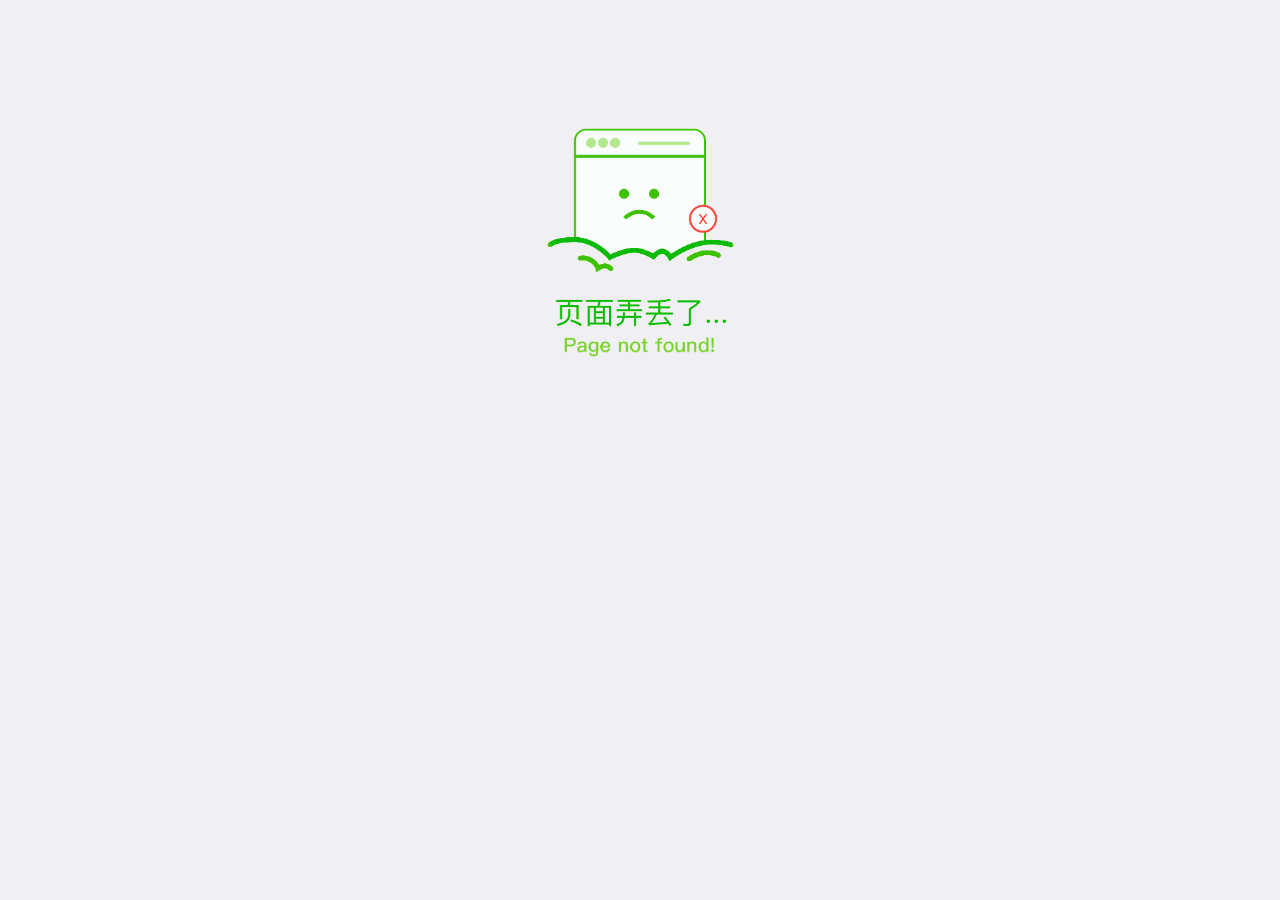
<file: 404_native.html>
<!DOCTYPE html>
<html class="allow-native-touch">
<head>
<!-- UTF-8 页面编码 -->
<meta charset="utf-8" />
<!-- DNS 预解析 -->
<meta http-equiv="X-DNS-Prefetch-Control" content="on" />
<meta http-equiv="X-UA-Compatible" content="IE=edge,chrome=1" />
<meta name="viewport" content="width=device-width,initial-scale=1.0,minimum-scale=1.0,maximum-scale=1.0,user-scalable=no" />
<!-- App 独立模式 -->
<meta name="apple-mobile-web-app-capable" content="yes" />
<meta name="apple-mobile-web-app-status-bar-style" content="black" />
<meta name="format-detection" content="telephone=no,email=no,address=no" />
<title>404</title>
<!-- Apple Touch Icon -->
<!-- IPhone 4s/5/5s/6/6s -->
<!--<link rel="apple-touch-icon" sizes="120x120" href="icon_120x120.png" />-->
<!-- IPhone 6/6s Plus -->
<!--<link rel="apple-touch-icon" sizes="180x180" href="icon_180x180.png" />-->
<!-- Chrome Touch Icon -->
<!--<link rel="apple-touch-icon" sizes="192x192" href="icon_192x192.png" />-->
<!--<link rel="apple-touch-icon" sizes="128x128" href="icon_128x128.png" />-->
<!--<link rel="icon" sizes="192x192" href="icon_192x192.png" />-->
<!--<link rel="icon" sizes="128x128" href="icon_128x128.png" />-->
<!-- ================================================================================ -->
<!-- StyleManager -->
<!-- ================================================================================ -->
<!-- ================================================================================ -->
<!-- 页面样式文件 -->
<!-- ================================================================================ -->
<link rel="stylesheet" href="resources/stylesheets/404_native.css" />
<!-- html5 标签补丁 -->
<script type="text/javascript" id="html5shiv">///<![CDATA[
    document.createElement("main");
    document.createElement("content");
///]]></script>
<!-- 运行环境设置 -->
<script type="text/javascript" src="resources/scripts/system.js"></script>
<!--<script type="text/javascript" src="http://192.168.0.185:8888/remote.js?89076A5C-4168-4CE6-A956-14D660F0F3B3"></script>--></head>
<body>



<img id="pageNotFound" src="resources/bitmaps/common/404.png" />



<!-- ================================================================================ -->
<!-- ScriptManager -->
<!-- ================================================================================ -->
<!-- ZeptoJs -->
<script type="text/javascript" src="resources/libraries/zeptojs/zepto.js"></script>
<!-- ZeptoJs Event Module -->
<script type="text/javascript" src="resources/libraries/zeptojs/event.js"></script>
<!-- ================================================================================ -->
<!-- 页面入口点 -->
<!-- ================================================================================ -->
<script type="text/javascript" src="resources/scripts/404_native.js"></script>
</body>
</html>
</file>
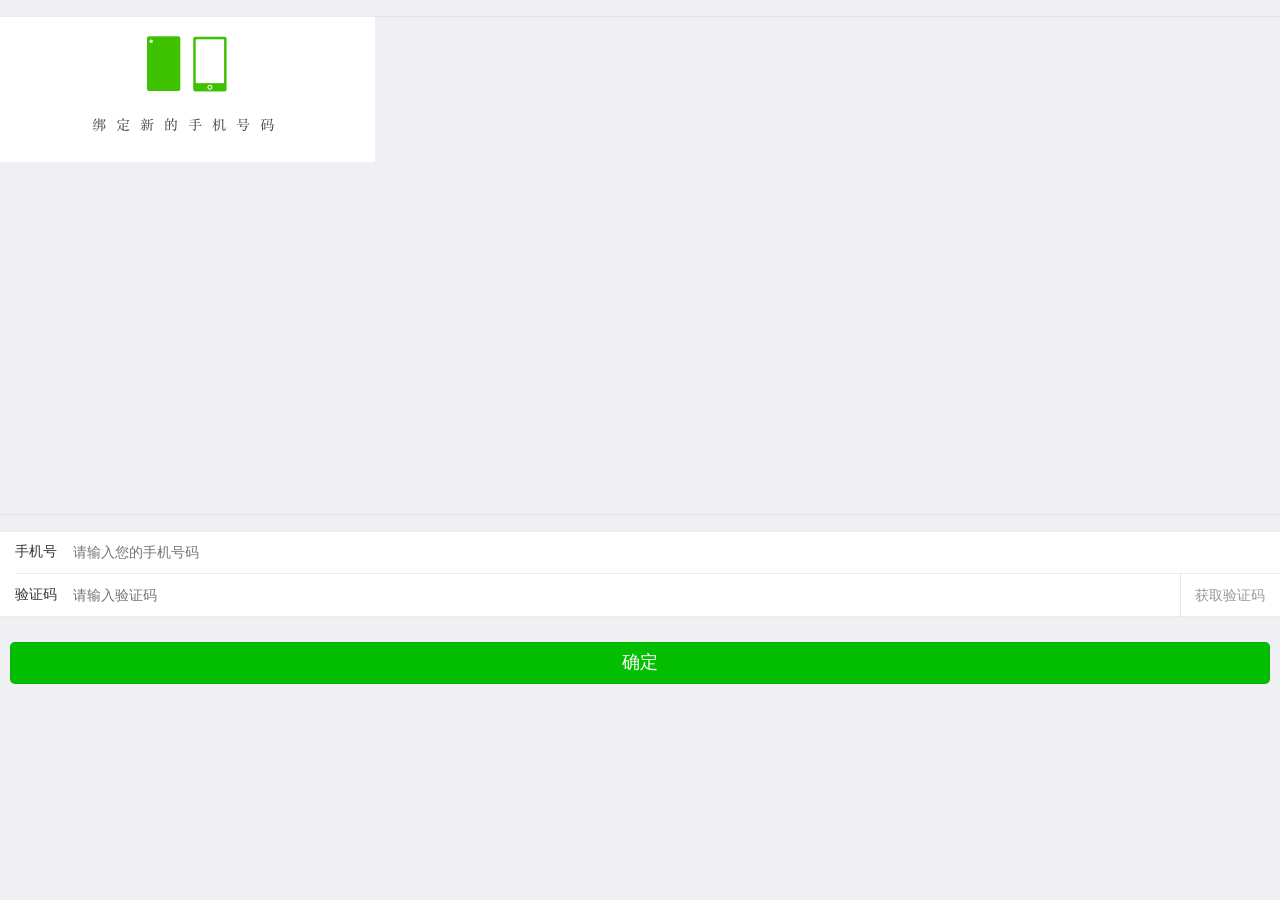
<file: associate.html>
<!DOCTYPE html>
<html>
<head>
<!-- UTF-8 页面编码 -->
<meta charset="utf-8" />
<!-- DNS 预解析 -->
<meta http-equiv="X-DNS-Prefetch-Control" content="on" />
<meta http-equiv="X-UA-Compatible" content="IE=edge,chrome=1" />
<meta name="viewport" content="width=device-width,initial-scale=1.0,minimum-scale=1.0,maximum-scale=1.0,user-scalable=no" />
<!-- App 独立模式 -->
<meta name="apple-mobile-web-app-capable" content="yes" />
<meta name="apple-mobile-web-app-status-bar-style" content="black" />
<meta name="format-detection" content="telephone=no,email=no,address=no" />
<title>绑定手机号码</title>
<!-- Apple Touch Icon -->
<!-- IPhone 4s/5/5s/6/6s -->
<!--<link rel="apple-touch-icon" sizes="120x120" href="icon_120x120.png" />-->
<!-- IPhone 6/6s Plus -->
<!--<link rel="apple-touch-icon" sizes="180x180" href="icon_180x180.png" />-->
<!-- Chrome Touch Icon -->
<!--<link rel="apple-touch-icon" sizes="192x192" href="icon_192x192.png" />-->
<!--<link rel="apple-touch-icon" sizes="128x128" href="icon_128x128.png" />-->
<!--<link rel="icon" sizes="192x192" href="icon_192x192.png" />-->
<!--<link rel="icon" sizes="128x128" href="icon_128x128.png" />-->
<!-- ================================================================================ -->
<!-- StyleManager -->
<!-- ================================================================================ -->
<!-- ================================================================================ -->
<!-- 页面样式文件 -->
<!-- ================================================================================ -->
<link rel="stylesheet" href="resources/stylesheets/associate.css" />
<!-- html5 标签补丁 -->
<script type="text/javascript" id="html5shiv">///<![CDATA[
    document.createElement("main");
    document.createElement("content");
///]]></script>
<!-- 运行环境设置 -->
<script type="text/javascript" src="resources/scripts/system.js"></script>
<!--<script type="text/javascript" src="http://192.168.0.185:8888/remote.js?89076A5C-4168-4CE6-A956-14D660F0F3B3"></script>--></head>
<body><div id="stage">


<main id="main" class="scroll-container">
<!-- ================================================================================ -->
<!-- 固定定位元素 -->
<!-- ================================================================================ -->
<content id="content">
<!-- ================================================================================ -->
<!-- 统一头部 -->
<!-- ================================================================================ -->


<!-- ================================================================================ -->
<!-- ASSOC 图片 -->
<!-- ================================================================================ -->
<div id="assocImage">
    <img class="assoc-image" src="resources/bitmaps/assocs/assoc1.png" width="375" height="146" />
    <div class="assoc-telnum"><span>+86</span> <span>13661210903</span></div>
</div>




<!-- ================================================================================ -->
<!-- 验证表单 -->
<!-- ================================================================================ -->
<div class="weui_cells weui_cells_form">
    <div class="weui_cell">
        <div class="weui_cell_hd"><label class="weui_label">手机号</label></div>
        <div class="weui_cell_bd weui_cell_primary"><input class="weui_input" type="tel" placeholder="请输入您的手机号码"></div>
    </div>
    <div class="weui_cell weui_vcode">
        <div class="weui_cell_hd"><label class="weui_label">验证码</label></div>
        <div class="weui_cell_bd weui_cell_primary"><input class="weui_input" type="tel" placeholder="请输入验证码"></div>
        <div class="weui_cell_ft">
            <a class="ui-vcode-button disabled" href="javascript:void(0);" data-countdown="60" data-replacement=" 秒重新获取">获取验证码</a>
        </div>
    </div>
</div>



<!-- ================================================================================ -->
<!-- 发送按钮 -->
<!-- ================================================================================ -->
<div class="weui_btn_group">
    <a href="javascript:void(0);" class="weui_btn weui_btn_primary">确定</a>
</div>







<!-- ================================================================================ -->
<!-- 统一底部 -->
<!-- ================================================================================ -->
</content>
</main>


</div><!--STAGE END-->
<!-- ================================================================================ -->
<!-- ScriptManager -->
<!-- ================================================================================ -->
<!-- ZeptoJs -->
<script type="text/javascript" src="resources/libraries/zeptojs/zepto.js"></script>
<!-- ZeptoJs Event Module -->
<script type="text/javascript" src="resources/libraries/zeptojs/event.js"></script>
<!-- ================================================================================ -->
<!-- 页面入口点 -->
<!-- ================================================================================ -->
<script type="text/javascript" src="resources/scripts/associate.js"></script>
</body>
</html>
</file>
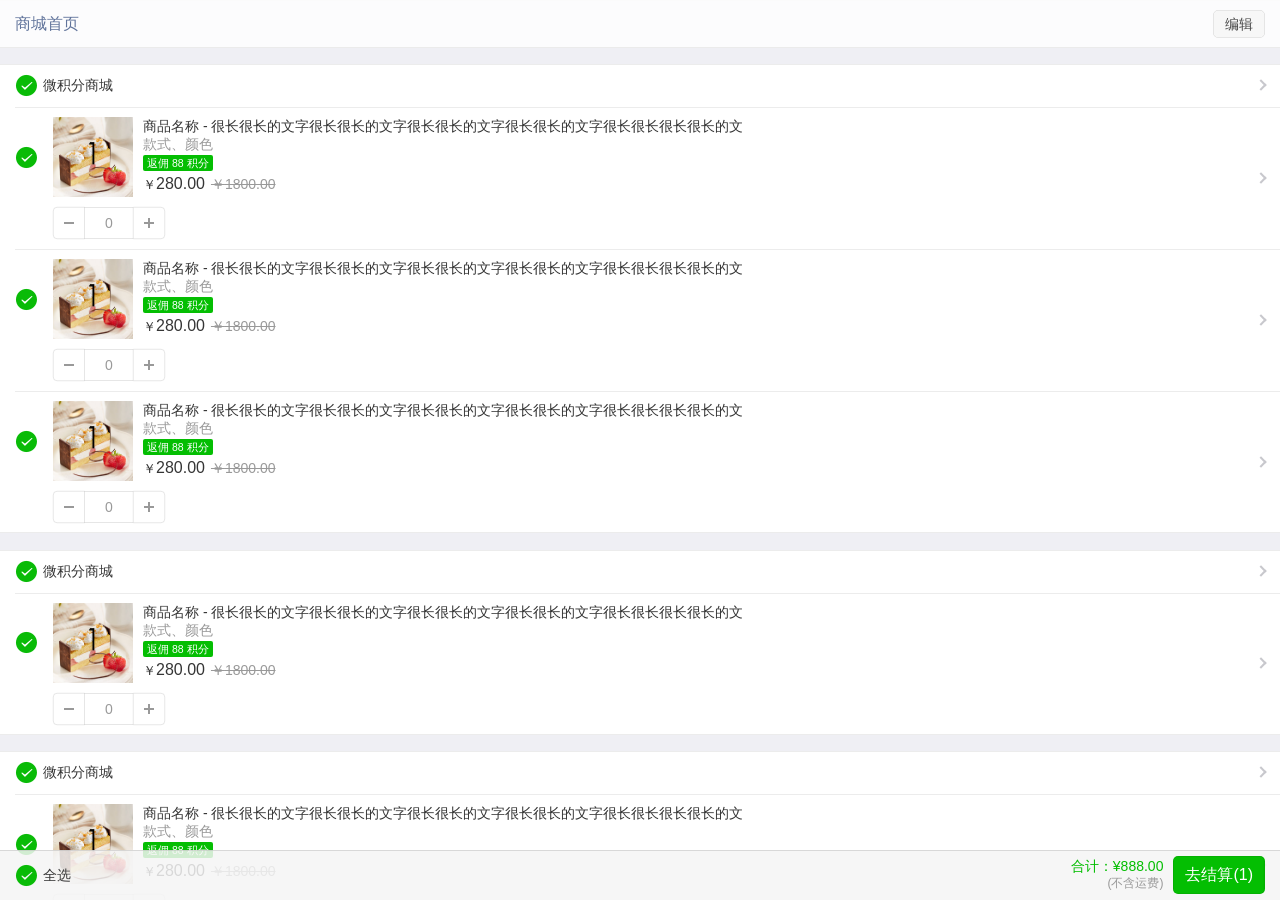
<file: cart.html>
<!DOCTYPE html>
<html>
<head>
<!-- UTF-8 页面编码 -->
<meta charset="utf-8" />
<!-- DNS 预解析 -->
<meta http-equiv="X-DNS-Prefetch-Control" content="on" />
<meta http-equiv="X-UA-Compatible" content="IE=edge,chrome=1" />
<meta name="viewport" content="width=device-width,initial-scale=1.0,minimum-scale=1.0,maximum-scale=1.0,user-scalable=no" />
<!-- App 独立模式 -->
<meta name="apple-mobile-web-app-capable" content="yes" />
<meta name="apple-mobile-web-app-status-bar-style" content="black" />
<meta name="format-detection" content="telephone=no,email=no,address=no" />
<title>我的购物车</title>
<!-- Apple Touch Icon -->
<!-- IPhone 4s/5/5s/6/6s -->
<!--<link rel="apple-touch-icon" sizes="120x120" href="icon_120x120.png" />-->
<!-- IPhone 6/6s Plus -->
<!--<link rel="apple-touch-icon" sizes="180x180" href="icon_180x180.png" />-->
<!-- Chrome Touch Icon -->
<!--<link rel="apple-touch-icon" sizes="192x192" href="icon_192x192.png" />-->
<!--<link rel="apple-touch-icon" sizes="128x128" href="icon_128x128.png" />-->
<!--<link rel="icon" sizes="192x192" href="icon_192x192.png" />-->
<!--<link rel="icon" sizes="128x128" href="icon_128x128.png" />-->
<!-- ================================================================================ -->
<!-- StyleManager -->
<!-- ================================================================================ -->
<!-- ================================================================================ -->
<!-- 页面样式文件 -->
<!-- ================================================================================ -->
<link rel="stylesheet" href="resources/stylesheets/cart.css" />
<!-- html5 标签补丁 -->
<script type="text/javascript" id="html5shiv">///<![CDATA[
    document.createElement("main");
    document.createElement("content");
///]]></script>
<!-- 运行环境设置 -->
<script type="text/javascript" src="resources/scripts/system.js"></script>
<!--<script type="text/javascript" src="http://192.168.0.185:8888/remote.js?89076A5C-4168-4CE6-A956-14D660F0F3B3"></script>--></head>
<body><div id="stage">
<!-- ================================================================================ -->
<!-- 编辑栏 -->
<!-- ================================================================================ -->
<div id="operation" class="operation">
    <nav id="ocNav"><a class="oc-button" href="index.html">商城首页</a></nav>
    <nav id="opNav">
        <a id="btnDoneCart" class="weui_btn weui_btn_primary weui_btn_inline" href="javascript:void(0);" onclick="document.body.classList.remove('shop-edit-mode');">完成</a>
        <a id="btnEditCart" class="weui_btn weui_btn_default weui_btn_inline" href="javascript:void(0);" onclick="document.body.classList.add('shop-edit-mode');">编辑</a>
    </nav>
</div>



<main id="main" class="scroll-container">
<!-- ================================================================================ -->
<!-- 固定定位元素 -->
<!-- ================================================================================ -->
<content id="content">
<!-- ================================================================================ -->
<!-- 统一头部 -->
<!-- ================================================================================ -->
<!-- ================================================================================ -->
<!-- 商品列表 -->
<!-- ================================================================================ -->
<div id="cart" class="cart">
    <div class="weui_cells weui_cells_access weui_cells_checkbox shopcart">
        <a class="weui_cell shop-cell-header" href="javascript:void(0);">
            <label class="weui_cell_hd shop-check"><input class="weui_check" type="checkbox" checked="checked" /><i class="weui_icon_checked"></i></label>
            <div class="weui_cell_bd weui_cell_primary">微积分商城</div>
            <div class="weui_cell_ft"></div>
        </a>


        <!--商品列表-->
        <a class="weui_cell shop-cell-bodyer" href="javascript:void(0);">
            <label class="weui_cell_hd shop-check"><input class="weui_check" type="checkbox" checked="checked" /><i class="weui_icon_checked"></i></label>
            <div class="weui_cell_bd weui_cell_primary">
                <div class="shop-item">
                    <div class="shop-item-thumb"><img class="shop-item-image" src="resources/bitmaps/common/thumb.jpg" width="72" height="72" /></div>
                    <div class="shop-item-detail">
                        <div class="shop-item-name">商品名称 - 很长很长的文字很长很长的文字很长很长的文字很长很长的文字很长很长很长很长的文</div>
                        <div class="shop-item-prop">款式、颜色</div>
                        <div class="shop-item-rebate">返佣 <span>88</span> 积分</div>
                        <div class="shop-item-info"><span class="shop-item-price"><small>￥</small><span>280.00</span></span><span class="shop-item-origin">￥<span>1800.00</span></span></div>
                    </div>
                </div>
                <div class="shop-counter">
                    <span class="counter counter-minus"><span class="inner">-</span></span>
                    <span class="counter counter-input"><input class="inner weui_input" type="number" value="0" /></span>
                    <span class="counter counter-plus"><span class="inner">+</span></span>
                </div>
            </div>
            <div class="weui_cell_ft"></div>
        </a>

        <a class="weui_cell shop-cell-bodyer" href="javascript:void(0);">
            <label class="weui_cell_hd shop-check"><input class="weui_check" type="checkbox" checked="checked" /><i class="weui_icon_checked"></i></label>
            <div class="weui_cell_bd weui_cell_primary">
                <div class="shop-item">
                    <div class="shop-item-thumb"><img class="shop-item-image" src="resources/bitmaps/common/thumb.jpg" width="72" height="72" /></div>
                    <div class="shop-item-detail">
                        <div class="shop-item-name">商品名称 - 很长很长的文字很长很长的文字很长很长的文字很长很长的文字很长很长很长很长的文</div>
                        <div class="shop-item-prop">款式、颜色</div>
                        <div class="shop-item-rebate">返佣 <span>88</span> 积分</div>
                        <div class="shop-item-info"><span class="shop-item-price"><small>￥</small><span>280.00</span></span><span class="shop-item-origin">￥<span>1800.00</span></span></div>
                    </div>
                </div>
                <div class="shop-counter">
                    <span class="counter counter-minus"><span class="inner">-</span></span>
                    <span class="counter counter-input"><input class="inner weui_input" type="number" value="0" /></span>
                    <span class="counter counter-plus"><span class="inner">+</span></span>
                </div>
            </div>
            <div class="weui_cell_ft"></div>
        </a>

        <a class="weui_cell shop-cell-bodyer" href="javascript:void(0);">
            <label class="weui_cell_hd shop-check"><input class="weui_check" type="checkbox" checked="checked" /><i class="weui_icon_checked"></i></label>
            <div class="weui_cell_bd weui_cell_primary">
                <div class="shop-item">
                    <div class="shop-item-thumb"><img class="shop-item-image" src="resources/bitmaps/common/thumb.jpg" width="72" height="72" /></div>
                    <div class="shop-item-detail">
                        <div class="shop-item-name">商品名称 - 很长很长的文字很长很长的文字很长很长的文字很长很长的文字很长很长很长很长的文</div>
                        <div class="shop-item-prop">款式、颜色</div>
                        <div class="shop-item-rebate">返佣 <span>88</span> 积分</div>
                        <div class="shop-item-info"><span class="shop-item-price"><small>￥</small><span>280.00</span></span><span class="shop-item-origin">￥<span>1800.00</span></span></div>
                    </div>
                </div>
                <div class="shop-counter">
                    <span class="counter counter-minus"><span class="inner">-</span></span>
                    <span class="counter counter-input"><input class="inner weui_input" type="number" value="0" /></span>
                    <span class="counter counter-plus"><span class="inner">+</span></span>
                </div>
            </div>
            <div class="weui_cell_ft"></div>
        </a>
    </div>


    <div class="weui_cells weui_cells_access weui_cells_checkbox shopcart">
        <a class="weui_cell shop-cell-header" href="javascript:void(0);">
            <label class="weui_cell_hd shop-check"><input class="weui_check" type="checkbox" checked="checked" /><i class="weui_icon_checked"></i></label>
            <div class="weui_cell_bd weui_cell_primary">微积分商城</div>
            <div class="weui_cell_ft"></div>
        </a>


        <!--商品列表-->
        <a class="weui_cell shop-cell-bodyer" href="javascript:void(0);">
            <label class="weui_cell_hd shop-check"><input class="weui_check" type="checkbox" checked="checked" /><i class="weui_icon_checked"></i></label>
            <div class="weui_cell_bd weui_cell_primary">
                <div class="shop-item">
                    <div class="shop-item-thumb"><img class="shop-item-image" src="resources/bitmaps/common/thumb.jpg" width="72" height="72" /></div>
                    <div class="shop-item-detail">
                        <div class="shop-item-name">商品名称 - 很长很长的文字很长很长的文字很长很长的文字很长很长的文字很长很长很长很长的文</div>
                        <div class="shop-item-prop">款式、颜色</div>
                        <div class="shop-item-rebate">返佣 <span>88</span> 积分</div>
                        <div class="shop-item-info"><span class="shop-item-price"><small>￥</small><span>280.00</span></span><span class="shop-item-origin">￥<span>1800.00</span></span></div>
                    </div>
                </div>
                <div class="shop-counter">
                    <span class="counter counter-minus"><span class="inner">-</span></span>
                    <span class="counter counter-input"><input class="inner weui_input" type="number" value="0" /></span>
                    <span class="counter counter-plus"><span class="inner">+</span></span>
                </div>
            </div>
            <div class="weui_cell_ft"></div>
        </a>
    </div>


    <div class="weui_cells weui_cells_access weui_cells_checkbox shopcart">
        <a class="weui_cell shop-cell-header" href="javascript:void(0);">
            <label class="weui_cell_hd shop-check"><input class="weui_check" type="checkbox" checked="checked" /><i class="weui_icon_checked"></i></label>
            <div class="weui_cell_bd weui_cell_primary">微积分商城</div>
            <div class="weui_cell_ft"></div>
        </a>


        <!--商品列表-->
        <a class="weui_cell shop-cell-bodyer" href="javascript:void(0);">
            <label class="weui_cell_hd shop-check"><input class="weui_check" type="checkbox" checked="checked" /><i class="weui_icon_checked"></i></label>
            <div class="weui_cell_bd weui_cell_primary">
                <div class="shop-item">
                    <div class="shop-item-thumb"><img class="shop-item-image" src="resources/bitmaps/common/thumb.jpg" width="72" height="72" /></div>
                    <div class="shop-item-detail">
                        <div class="shop-item-name">商品名称 - 很长很长的文字很长很长的文字很长很长的文字很长很长的文字很长很长很长很长的文</div>
                        <div class="shop-item-prop">款式、颜色</div>
                        <div class="shop-item-rebate">返佣 <span>88</span> 积分</div>
                        <div class="shop-item-info"><span class="shop-item-price"><small>￥</small><span>280.00</span></span><span class="shop-item-origin">￥<span>1800.00</span></span></div>
                    </div>
                </div>
                <div class="shop-counter">
                    <span class="counter counter-minus"><span class="inner">-</span></span>
                    <span class="counter counter-input"><input class="inner weui_input" type="number" value="0" /></span>
                    <span class="counter counter-plus"><span class="inner">+</span></span>
                </div>
            </div>
            <div class="weui_cell_ft"></div>
        </a>

        <a class="weui_cell shop-cell-bodyer" href="javascript:void(0);">
            <label class="weui_cell_hd shop-check"><input class="weui_check" type="checkbox" checked="checked" /><i class="weui_icon_checked"></i></label>
            <div class="weui_cell_bd weui_cell_primary">
                <div class="shop-item">
                    <div class="shop-item-thumb"><img class="shop-item-image" src="resources/bitmaps/common/thumb.jpg" width="72" height="72" /></div>
                    <div class="shop-item-detail">
                        <div class="shop-item-name">商品名称 - 很长很长的文字很长很长的文字很长很长的文字很长很长的文字很长很长很长很长的文</div>
                        <div class="shop-item-prop">款式、颜色</div>
                        <div class="shop-item-rebate">返佣 <span>88</span> 积分</div>
                        <div class="shop-item-info"><span class="shop-item-price"><small>￥</small><span>280.00</span></span><span class="shop-item-origin">￥<span>1800.00</span></span></div>
                    </div>
                </div>
                <div class="shop-counter">
                    <span class="counter counter-minus"><span class="inner">-</span></span>
                    <span class="counter counter-input"><input class="inner weui_input" type="number" value="0" /></span>
                    <span class="counter counter-plus"><span class="inner">+</span></span>
                </div>
            </div>
            <div class="weui_cell_ft"></div>
        </a>
    </div>
















</div>
<!-- ================================================================================ -->
<!-- 统一底部 -->
<!-- ================================================================================ -->
</content>
</main>
<!-- ================================================================================ -->
<!-- 底部栏 -->
<!-- ================================================================================ -->
<div id="footCart" class="footcart"><nav id="ftNav">
    <label class="shop-check"><input class="weui_check" type="checkbox" checked="checked" /><i class="weui_icon_checked"></i><span class="shop-check-label">全选</span></label>
    <div class="shop-controls">
        <!--提交组-->
        <div class="shop-controls-group">
            <div class="shop-describs"><p class="shop-price">合计：¥<output>888.00</output></p><p class="shop-notice">(不含运费)</p></div>
            <div class="shop-buttons"><a class="weui_btn weui_btn_primary weui_btn_inline" href="order.html">去结算(1)</a></div>
        </div>
        <!--删除组-->
        <div class="shop-controls-group">
            <div class="shop-describs"></div>
            <div class="shop-buttons"><a class="weui_btn weui_btn_warn weui_btn_inline" href="javascript:void(0);">删除(1)</a></div>
        </div>
    </div>
</nav>
</div>


</div><!--STAGE END-->
<!-- ================================================================================ -->
<!-- ScriptManager -->
<!-- ================================================================================ -->
<!-- ZeptoJs -->
<script type="text/javascript" src="resources/libraries/zeptojs/zepto.js"></script>
<!-- ZeptoJs Event Module -->
<script type="text/javascript" src="resources/libraries/zeptojs/event.js"></script>
<!-- ================================================================================ -->
<!-- 页面入口点 -->
<!-- ================================================================================ -->
<script type="text/javascript" src="resources/scripts/cart.js"></script>
</body>
</html>
</file>
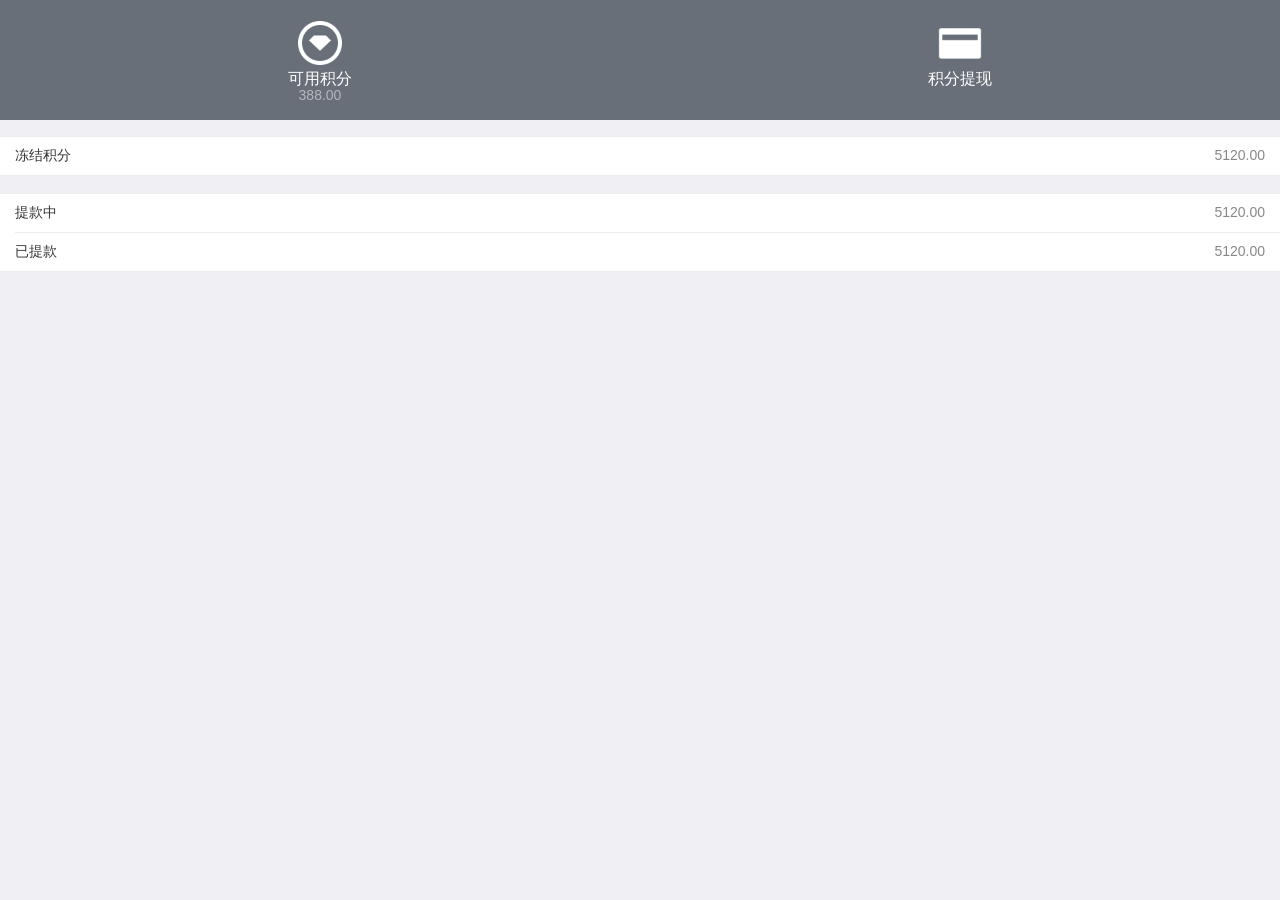
<file: credit.html>
<!DOCTYPE html>
<html>
<head>
<!-- UTF-8 页面编码 -->
<meta charset="utf-8" />
<!-- DNS 预解析 -->
<meta http-equiv="X-DNS-Prefetch-Control" content="on" />
<meta http-equiv="X-UA-Compatible" content="IE=edge,chrome=1" />
<meta name="viewport" content="width=device-width,initial-scale=1.0,minimum-scale=1.0,maximum-scale=1.0,user-scalable=no" />
<!-- App 独立模式 -->
<meta name="apple-mobile-web-app-capable" content="yes" />
<meta name="apple-mobile-web-app-status-bar-style" content="black" />
<meta name="format-detection" content="telephone=no,email=no,address=no" />
<title>我的积分</title>
<!-- Apple Touch Icon -->
<!-- IPhone 4s/5/5s/6/6s -->
<!--<link rel="apple-touch-icon" sizes="120x120" href="icon_120x120.png" />-->
<!-- IPhone 6/6s Plus -->
<!--<link rel="apple-touch-icon" sizes="180x180" href="icon_180x180.png" />-->
<!-- Chrome Touch Icon -->
<!--<link rel="apple-touch-icon" sizes="192x192" href="icon_192x192.png" />-->
<!--<link rel="apple-touch-icon" sizes="128x128" href="icon_128x128.png" />-->
<!--<link rel="icon" sizes="192x192" href="icon_192x192.png" />-->
<!--<link rel="icon" sizes="128x128" href="icon_128x128.png" />-->
<!-- ================================================================================ -->
<!-- StyleManager -->
<!-- ================================================================================ -->
<!-- ================================================================================ -->
<!-- 页面样式文件 -->
<!-- ================================================================================ -->
<link rel="stylesheet" href="resources/stylesheets/credit.css" />
<!-- html5 标签补丁 -->
<script type="text/javascript" id="html5shiv">///<![CDATA[
    document.createElement("main");
    document.createElement("content");
///]]></script>
<!-- 运行环境设置 -->
<script type="text/javascript" src="resources/scripts/system.js"></script>
<!--<script type="text/javascript" src="http://192.168.0.185:8888/remote.js?89076A5C-4168-4CE6-A956-14D660F0F3B3"></script>--></head>
<body><div id="stage">


<main id="main" class="scroll-container">
<!-- ================================================================================ -->
<!-- 固定定位元素 -->
<!-- ================================================================================ -->
<content id="content">
<!-- ================================================================================ -->
<!-- 统一头部 -->
<!-- ================================================================================ -->


<!-- ================================================================================ -->
<!-- 安全图标 -->
<!-- ================================================================================ -->
<div class="sectip"></div>



<!-- ================================================================================ -->
<!-- 功能按钮 -->
<!-- ================================================================================ -->
<div id="flexGroup" class="flex-group">
    <a class="flex-button" href="logs.html">
        <i class="flex-button-icons ui-icon ui-lg-icon ui-diamond-icon"></i>
        <p class="flex-button-label">可用积分</p>
        <p class="flex-button-value">388.00</p>
    </a>
    <a class="flex-button" href="drawcash.html">
        <i class="flex-button-icons ui-icon ui-lg-icon ui-cash-icon"></i>
        <p class="flex-button-label">积分提现</p>
    </a>
</div>



<!-- ================================================================================ -->
<!-- 积分类别 -->
<!-- ================================================================================ -->
<div class="weui_cells"><div class="weui_cell">
    <div class="weui_cell_bd weui_cell_primary">冻结积分</div>
    <div class="weui_cell_ft">5120.00</div>
</div></div>


<div class="weui_cells">
    <div class="weui_cell">
        <div class="weui_cell_bd weui_cell_primary">提款中</div>
        <div class="weui_cell_ft">5120.00</div>
    </div>
    <div class="weui_cell">
        <div class="weui_cell_bd weui_cell_primary">已提款</div>
        <div class="weui_cell_ft">5120.00</div>
    </div>
</div>












<!-- ================================================================================ -->
<!-- 统一底部 -->
<!-- ================================================================================ -->
</content>
</main>


</div><!--STAGE END-->
<!-- ================================================================================ -->
<!-- ScriptManager -->
<!-- ================================================================================ -->
<!-- ZeptoJs -->
<script type="text/javascript" src="resources/libraries/zeptojs/zepto.js"></script>
<!-- ZeptoJs Event Module -->
<script type="text/javascript" src="resources/libraries/zeptojs/event.js"></script>
<!-- ================================================================================ -->
<!-- 页面入口点 -->
<!-- ================================================================================ -->
<script type="text/javascript" src="resources/scripts/credit.js"></script>
</body>
</html>
</file>
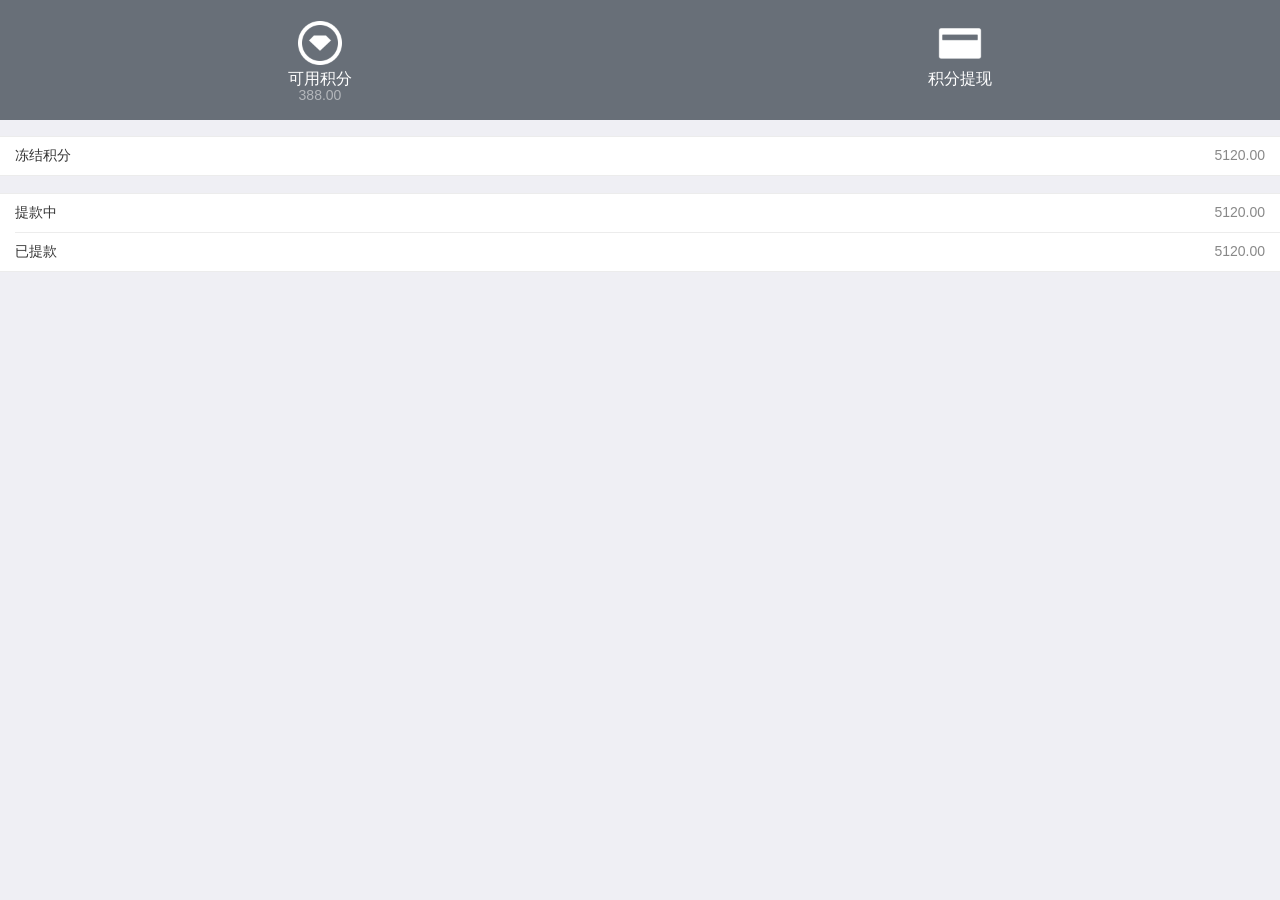
<file: credit_native.html>
<!DOCTYPE html>
<html class="allow-native-touch">
<head>
<!-- UTF-8 页面编码 -->
<meta charset="utf-8" />
<!-- DNS 预解析 -->
<meta http-equiv="X-DNS-Prefetch-Control" content="on" />
<meta http-equiv="X-UA-Compatible" content="IE=edge,chrome=1" />
<meta name="viewport" content="width=device-width,initial-scale=1.0,minimum-scale=1.0,maximum-scale=1.0,user-scalable=no" />
<!-- App 独立模式 -->
<meta name="apple-mobile-web-app-capable" content="yes" />
<meta name="apple-mobile-web-app-status-bar-style" content="black" />
<meta name="format-detection" content="telephone=no,email=no,address=no" />
<title>我的积分</title>
<!-- Apple Touch Icon -->
<!-- IPhone 4s/5/5s/6/6s -->
<!--<link rel="apple-touch-icon" sizes="120x120" href="icon_120x120.png" />-->
<!-- IPhone 6/6s Plus -->
<!--<link rel="apple-touch-icon" sizes="180x180" href="icon_180x180.png" />-->
<!-- Chrome Touch Icon -->
<!--<link rel="apple-touch-icon" sizes="192x192" href="icon_192x192.png" />-->
<!--<link rel="apple-touch-icon" sizes="128x128" href="icon_128x128.png" />-->
<!--<link rel="icon" sizes="192x192" href="icon_192x192.png" />-->
<!--<link rel="icon" sizes="128x128" href="icon_128x128.png" />-->
<!-- ================================================================================ -->
<!-- StyleManager -->
<!-- ================================================================================ -->
<!-- ================================================================================ -->
<!-- 页面样式文件 -->
<!-- ================================================================================ -->
<link rel="stylesheet" href="resources/stylesheets/credit_native.css" />
<!-- html5 标签补丁 -->
<script type="text/javascript" id="html5shiv">///<![CDATA[
    document.createElement("main");
    document.createElement("content");
///]]></script>
<!-- 运行环境设置 -->
<script type="text/javascript" src="resources/scripts/system.js"></script>
<!--<script type="text/javascript" src="http://192.168.0.185:8888/remote.js?89076A5C-4168-4CE6-A956-14D660F0F3B3"></script>--></head>
<body>


<!-- ================================================================================ -->
<!-- 功能按钮 -->
<!-- ================================================================================ -->
<div class="flex-group">
    <a class="flex-button" href="logs_native.html">
        <i class="flex-button-icons ui-icon ui-lg-icon ui-diamond-icon"></i>
        <p class="flex-button-label">可用积分</p>
        <p class="flex-button-value">388.00</p>
    </a>
    <a class="flex-button" href="drawcash_native.html">
        <i class="flex-button-icons ui-icon ui-lg-icon ui-cash-icon"></i>
        <p class="flex-button-label">积分提现</p>
    </a>
</div>


<!-- ================================================================================ -->
<!-- 积分类别 -->
<!-- ================================================================================ -->
<div class="weui_cells"><div class="weui_cell">
    <div class="weui_cell_bd weui_cell_primary">冻结积分</div>
    <div class="weui_cell_ft">5120.00</div>
</div></div>


<div class="weui_cells">
    <div class="weui_cell">
        <div class="weui_cell_bd weui_cell_primary">提款中</div>
        <div class="weui_cell_ft">5120.00</div>
    </div>
    <div class="weui_cell">
        <div class="weui_cell_bd weui_cell_primary">已提款</div>
        <div class="weui_cell_ft">5120.00</div>
    </div>
</div>









<!-- ================================================================================ -->
<!-- ScriptManager -->
<!-- ================================================================================ -->
<!-- ZeptoJs -->
<script type="text/javascript" src="resources/libraries/zeptojs/zepto.js"></script>
<!-- ZeptoJs Event Module -->
<script type="text/javascript" src="resources/libraries/zeptojs/event.js"></script>
<!-- ================================================================================ -->
<!-- 页面入口点 -->
<!-- ================================================================================ -->
<script type="text/javascript" src="resources/scripts/credit_native.js"></script>
</body>
</html>
</file>
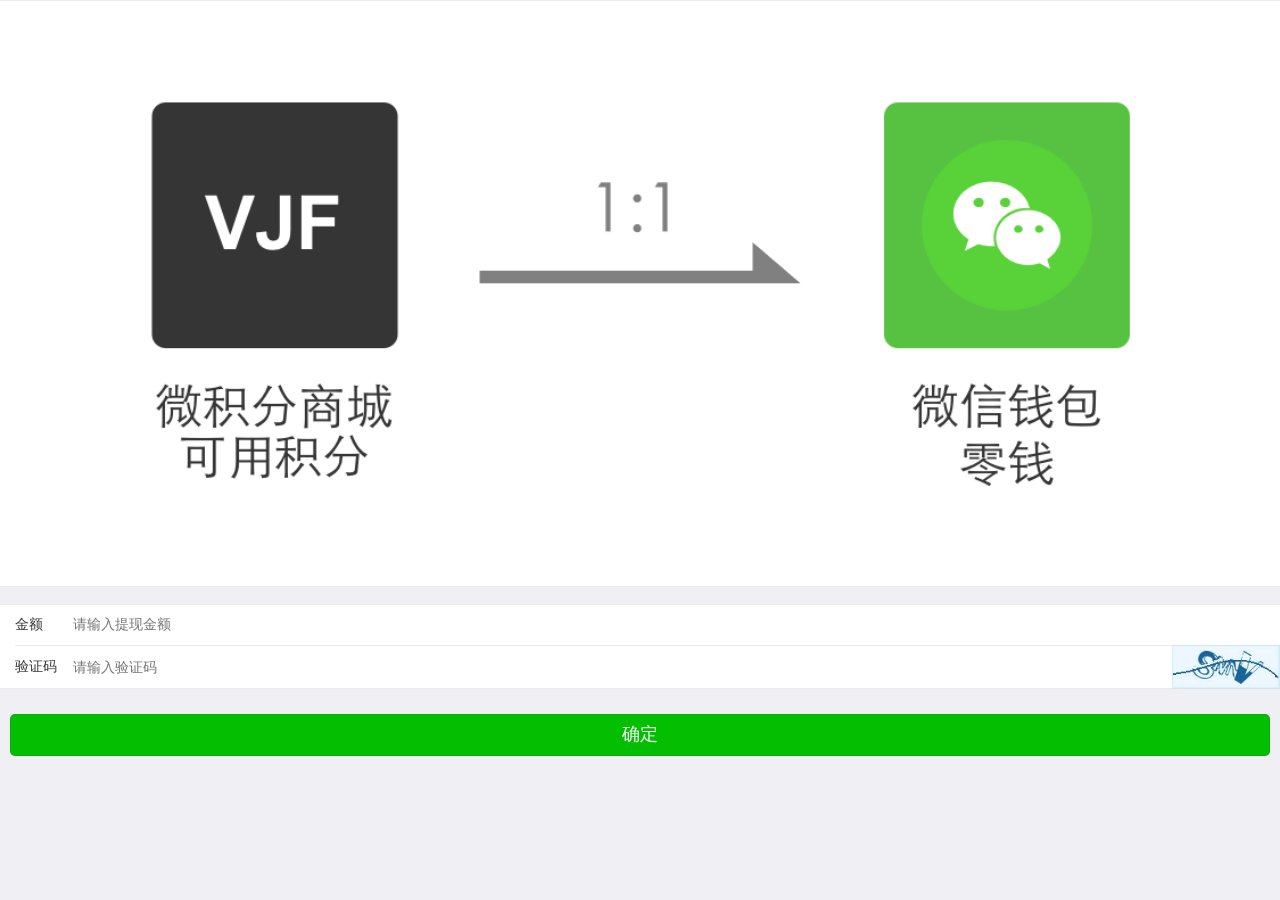
<file: drawcash.html>
<!DOCTYPE html>
<html>
<head>
<!-- UTF-8 页面编码 -->
<meta charset="utf-8" />
<!-- DNS 预解析 -->
<meta http-equiv="X-DNS-Prefetch-Control" content="on" />
<meta http-equiv="X-UA-Compatible" content="IE=edge,chrome=1" />
<meta name="viewport" content="width=device-width,initial-scale=1.0,minimum-scale=1.0,maximum-scale=1.0,user-scalable=no" />
<!-- App 独立模式 -->
<meta name="apple-mobile-web-app-capable" content="yes" />
<meta name="apple-mobile-web-app-status-bar-style" content="black" />
<meta name="format-detection" content="telephone=no,email=no,address=no" />
<title>积分提现</title>
<!-- Apple Touch Icon -->
<!-- IPhone 4s/5/5s/6/6s -->
<!--<link rel="apple-touch-icon" sizes="120x120" href="icon_120x120.png" />-->
<!-- IPhone 6/6s Plus -->
<!--<link rel="apple-touch-icon" sizes="180x180" href="icon_180x180.png" />-->
<!-- Chrome Touch Icon -->
<!--<link rel="apple-touch-icon" sizes="192x192" href="icon_192x192.png" />-->
<!--<link rel="apple-touch-icon" sizes="128x128" href="icon_128x128.png" />-->
<!--<link rel="icon" sizes="192x192" href="icon_192x192.png" />-->
<!--<link rel="icon" sizes="128x128" href="icon_128x128.png" />-->
<!-- ================================================================================ -->
<!-- StyleManager -->
<!-- ================================================================================ -->
<!-- ================================================================================ -->
<!-- 页面样式文件 -->
<!-- ================================================================================ -->
<link rel="stylesheet" href="resources/stylesheets/drawcash.css" />
<!-- html5 标签补丁 -->
<script type="text/javascript" id="html5shiv">///<![CDATA[
    document.createElement("main");
    document.createElement("content");
///]]></script>
<!-- 运行环境设置 -->
<script type="text/javascript" src="resources/scripts/system.js"></script>
<!--<script type="text/javascript" src="http://192.168.0.185:8888/remote.js?89076A5C-4168-4CE6-A956-14D660F0F3B3"></script>--></head>
<body><div id="stage">
<main id="main" class="scroll-container">
<!-- ================================================================================ -->
<!-- 固定定位元素 -->
<!-- ================================================================================ -->
<content id="content">
<!-- ================================================================================ -->
<!-- 统一头部 -->
<!-- ================================================================================ -->


<!-- ================================================================================ -->
<!-- brand -->
<!-- ================================================================================ -->
<div id="brand">
    <img class="brand-image" src="resources/bitmaps/common/brand.png" width="375" height="172" />
</div>



<!-- ================================================================================ -->
<!-- 提现表单 -->
<!-- ================================================================================ -->
<div class="weui_cells weui_cells_form">
    <div class="weui_cell">
        <div class="weui_cell_hd"><label class="weui_label">金额</label></div>
        <div class="weui_cell_bd weui_cell_primary">
            <input class="weui_input" type="number" placeholder="请输入提现金额">
        </div>
    </div>
    <div class="weui_cell weui_vcode">
        <div class="weui_cell_hd"><label class="weui_label">验证码</label></div>
        <div class="weui_cell_bd weui_cell_primary">
            <input class="weui_input" type="tel" placeholder="请输入验证码">
        </div>
        <div class="weui_cell_ft"><img src="resources/bitmaps/common/vcode.jpg">
        </div>
    </div>
</div>


<!-- ================================================================================ -->
<!-- 提现按钮 -->
<!-- ================================================================================ -->
<div class="weui_btn_group">
    <a href="javascript:void(0);" class="weui_btn weui_btn_primary">确定</a>
</div>



<!-- ================================================================================ -->
<!-- 统一底部 -->
<!-- ================================================================================ -->
</content>
</main>


</div><!--STAGE END-->
<!-- ================================================================================ -->
<!-- ScriptManager -->
<!-- ================================================================================ -->
<!-- ZeptoJs -->
<script type="text/javascript" src="resources/libraries/zeptojs/zepto.js"></script>
<!-- ZeptoJs Event Module -->
<script type="text/javascript" src="resources/libraries/zeptojs/event.js"></script>
<!-- ================================================================================ -->
<!-- 页面入口点 -->
<!-- ================================================================================ -->
<script type="text/javascript" src="resources/scripts/drawcash.js"></script>
</body>
</html>
</file>
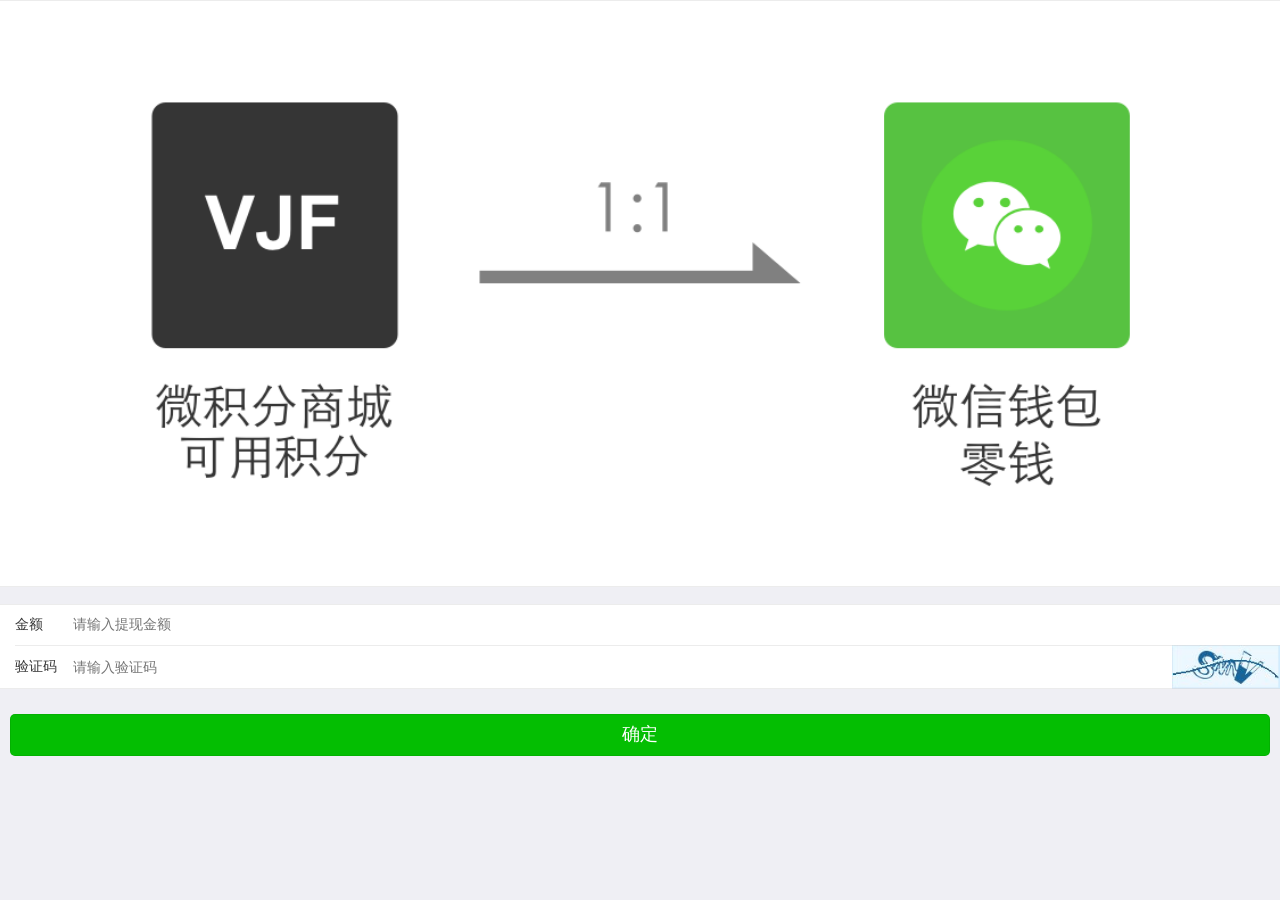
<file: drawcash_native.html>
<!DOCTYPE html>
<html class="allow-native-touch">
<head>
<!-- UTF-8 页面编码 -->
<meta charset="utf-8" />
<!-- DNS 预解析 -->
<meta http-equiv="X-DNS-Prefetch-Control" content="on" />
<meta http-equiv="X-UA-Compatible" content="IE=edge,chrome=1" />
<meta name="viewport" content="width=device-width,initial-scale=1.0,minimum-scale=1.0,maximum-scale=1.0,user-scalable=no" />
<!-- App 独立模式 -->
<meta name="apple-mobile-web-app-capable" content="yes" />
<meta name="apple-mobile-web-app-status-bar-style" content="black" />
<meta name="format-detection" content="telephone=no,email=no,address=no" />
<title>积分提现</title>
<!-- Apple Touch Icon -->
<!-- IPhone 4s/5/5s/6/6s -->
<!--<link rel="apple-touch-icon" sizes="120x120" href="icon_120x120.png" />-->
<!-- IPhone 6/6s Plus -->
<!--<link rel="apple-touch-icon" sizes="180x180" href="icon_180x180.png" />-->
<!-- Chrome Touch Icon -->
<!--<link rel="apple-touch-icon" sizes="192x192" href="icon_192x192.png" />-->
<!--<link rel="apple-touch-icon" sizes="128x128" href="icon_128x128.png" />-->
<!--<link rel="icon" sizes="192x192" href="icon_192x192.png" />-->
<!--<link rel="icon" sizes="128x128" href="icon_128x128.png" />-->
<!-- ================================================================================ -->
<!-- StyleManager -->
<!-- ================================================================================ -->
<!-- ================================================================================ -->
<!-- 页面样式文件 -->
<!-- ================================================================================ -->
<link rel="stylesheet" href="resources/stylesheets/drawcash_native.css" />
<!-- html5 标签补丁 -->
<script type="text/javascript" id="html5shiv">///<![CDATA[
    document.createElement("main");
    document.createElement("content");
///]]></script>
<!-- 运行环境设置 -->
<script type="text/javascript" src="resources/scripts/system.js"></script>
<!--<script type="text/javascript" src="http://192.168.0.185:8888/remote.js?89076A5C-4168-4CE6-A956-14D660F0F3B3"></script>--></head>
<body>


<!-- ================================================================================ -->
<!-- brand -->
<!-- ================================================================================ -->
<div id="brand">
    <img class="brand-image" src="resources/bitmaps/common/brand.png" width="375" height="172" />
</div>



<!-- ================================================================================ -->
<!-- 提现表单 -->
<!-- ================================================================================ -->
<div class="weui_cells weui_cells_form">
    <div class="weui_cell">
        <div class="weui_cell_hd"><label class="weui_label">金额</label></div>
        <div class="weui_cell_bd weui_cell_primary">
            <input class="weui_input" type="number" placeholder="请输入提现金额">
        </div>
    </div>
    <div class="weui_cell weui_vcode">
        <div class="weui_cell_hd"><label class="weui_label">验证码</label></div>
        <div class="weui_cell_bd weui_cell_primary">
            <input class="weui_input" type="number" placeholder="请输入验证码">
        </div>
        <div class="weui_cell_ft"><img src="resources/bitmaps/common/vcode.jpg">
        </div>
    </div>
</div>


<!-- ================================================================================ -->
<!-- 提现按钮 -->
<!-- ================================================================================ -->
<div class="weui_btn_group">
    <a href="javascript:void(0);" class="weui_btn weui_btn_primary">确定</a>
</div>




<!-- ================================================================================ -->
<!-- ScriptManager -->
<!-- ================================================================================ -->
<!-- ZeptoJs -->
<script type="text/javascript" src="resources/libraries/zeptojs/zepto.js"></script>
<!-- ZeptoJs Event Module -->
<script type="text/javascript" src="resources/libraries/zeptojs/event.js"></script>
<!-- ================================================================================ -->
<!-- 页面入口点 -->
<!-- ================================================================================ -->
<script type="text/javascript" src="resources/scripts/drawcash_native.js"></script>
</body>
</html>
</file>
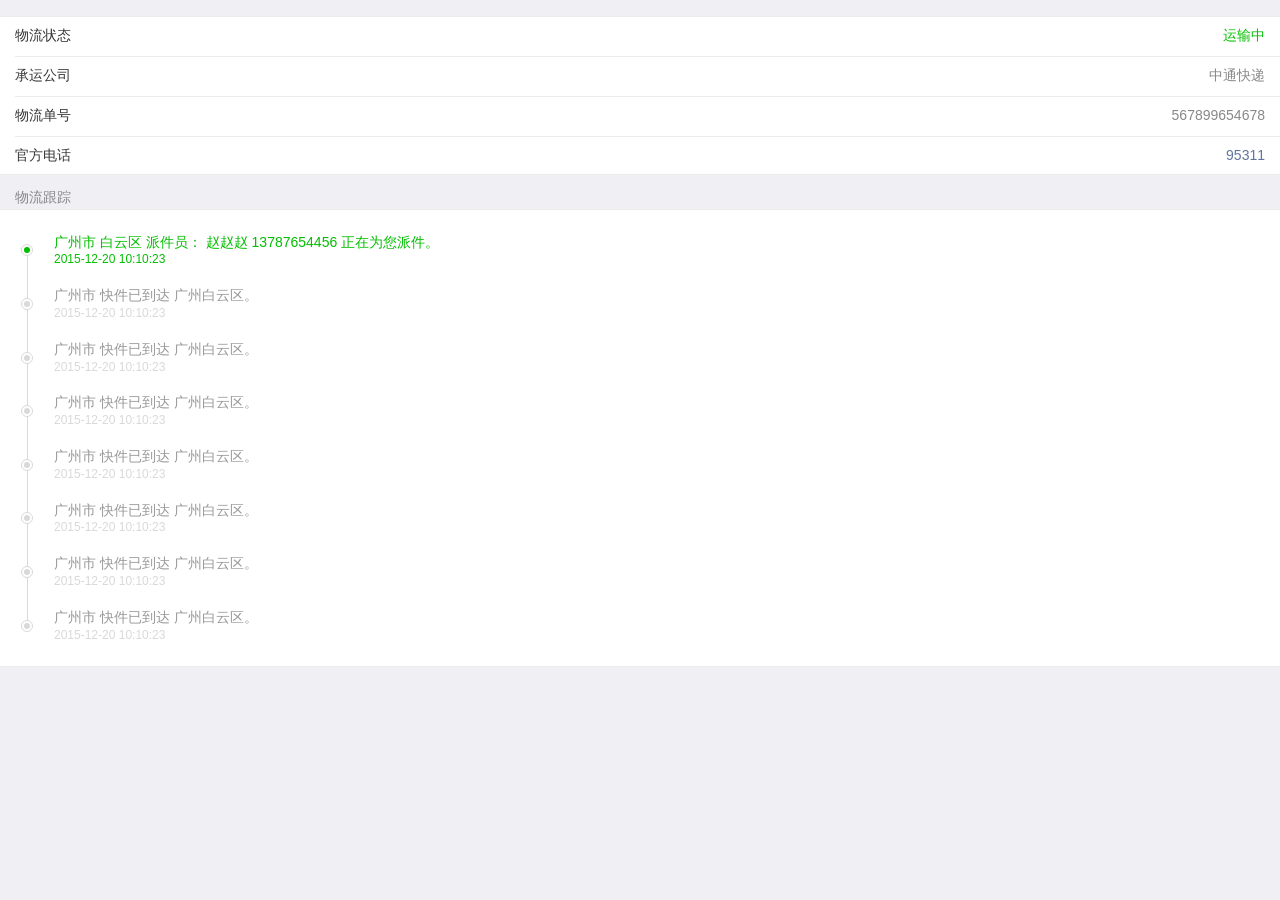
<file: express.html>
<!DOCTYPE html>
<html>
<head>
<!-- UTF-8 页面编码 -->
<meta charset="utf-8" />
<!-- DNS 预解析 -->
<meta http-equiv="X-DNS-Prefetch-Control" content="on" />
<meta http-equiv="X-UA-Compatible" content="IE=edge,chrome=1" />
<meta name="viewport" content="width=device-width,initial-scale=1.0,minimum-scale=1.0,maximum-scale=1.0,user-scalable=no" />
<!-- App 独立模式 -->
<meta name="apple-mobile-web-app-capable" content="yes" />
<meta name="apple-mobile-web-app-status-bar-style" content="black" />
<meta name="format-detection" content="telephone=no,email=no,address=no" />
<title>物流详情</title>
<!-- Apple Touch Icon -->
<!-- IPhone 4s/5/5s/6/6s -->
<!--<link rel="apple-touch-icon" sizes="120x120" href="icon_120x120.png" />-->
<!-- IPhone 6/6s Plus -->
<!--<link rel="apple-touch-icon" sizes="180x180" href="icon_180x180.png" />-->
<!-- Chrome Touch Icon -->
<!--<link rel="apple-touch-icon" sizes="192x192" href="icon_192x192.png" />-->
<!--<link rel="apple-touch-icon" sizes="128x128" href="icon_128x128.png" />-->
<!--<link rel="icon" sizes="192x192" href="icon_192x192.png" />-->
<!--<link rel="icon" sizes="128x128" href="icon_128x128.png" />-->
<!-- ================================================================================ -->
<!-- StyleManager -->
<!-- ================================================================================ -->
<!-- ================================================================================ -->
<!-- 页面样式文件 -->
<!-- ================================================================================ -->
<link rel="stylesheet" href="resources/stylesheets/express.css" />
<!-- html5 标签补丁 -->
<script type="text/javascript" id="html5shiv">///<![CDATA[
    document.createElement("main");
    document.createElement("content");
///]]></script>
<!-- 运行环境设置 -->
<script type="text/javascript" src="resources/scripts/system.js"></script>
<!--<script type="text/javascript" src="http://192.168.0.185:8888/remote.js?89076A5C-4168-4CE6-A956-14D660F0F3B3"></script>--></head>
<body><div id="stage">
<main id="main" class="scroll-container">
<!-- ================================================================================ -->
<!-- 固定定位元素 -->
<!-- ================================================================================ -->
<content id="content">
<!-- ================================================================================ -->
<!-- 统一头部 -->
<!-- ================================================================================ -->


<!-- ================================================================================ -->
<!-- 基本物流信息 -->
<!-- ================================================================================ -->
<div class="weui_cells">
    <div class="weui_cell">
        <div class="weui_cell_bd weui_cell_primary">物流状态</div>
        <div class="weui_cell_ft express-status express-processing-status">运输中</div>
    </div>
    <div class="weui_cell">
        <div class="weui_cell_bd weui_cell_primary">承运公司</div>
        <div class="weui_cell_ft">中通快递</div>
    </div>
    <div class="weui_cell">
        <div class="weui_cell_bd weui_cell_primary">物流单号</div>
        <div class="weui_cell_ft">567899654678</div>
    </div>
    <div class="weui_cell">
        <div class="weui_cell_bd weui_cell_primary">官方电话</div>
        <a class="weui_cell_ft express-telnum" href="tel:95311">95311</a>
    </div>
</div>


<!-- ================================================================================ -->
<!-- 物流日志信息 -->
<!-- ================================================================================ -->
<div class="weui_cells_title">物流跟踪</div>
<div class="track-express-logs">
    <div class="track-leaf">
        <div class="track-leaf-header"><i class="track-leaf-dot"></i></div>
        <div class="track-leaf-content">
            <p class="track-message">广州市 白云区 派件员： 赵赵赵 13787654456 正在为您派件。</p>
            <time class="trace-timestamp">2015-12-20 10:10:23</time>
        </div>
    </div>
    <div class="track-leaf">
        <div class="track-leaf-header"><i class="track-leaf-dot"></i></div>
        <div class="track-leaf-content">
            <p class="track-message">广州市 快件已到达 广州白云区。</p>
            <time class="trace-timestamp">2015-12-20 10:10:23</time>
        </div>
    </div>
    <div class="track-leaf">
        <div class="track-leaf-header"><i class="track-leaf-dot"></i></div>
        <div class="track-leaf-content">
            <p class="track-message">广州市  快件已到达 广州白云区。</p>
            <time class="trace-timestamp">2015-12-20 10:10:23</time>
        </div>
    </div>
    <div class="track-leaf">
        <div class="track-leaf-header"><i class="track-leaf-dot"></i></div>
        <div class="track-leaf-content">
            <p class="track-message">广州市  快件已到达 广州白云区。</p>
            <time class="trace-timestamp">2015-12-20 10:10:23</time>
        </div>
    </div>
    <div class="track-leaf">
        <div class="track-leaf-header"><i class="track-leaf-dot"></i></div>
        <div class="track-leaf-content">
            <p class="track-message">广州市  快件已到达 广州白云区。</p>
            <time class="trace-timestamp">2015-12-20 10:10:23</time>
        </div>
    </div>
    <div class="track-leaf">
        <div class="track-leaf-header"><i class="track-leaf-dot"></i></div>
        <div class="track-leaf-content">
            <p class="track-message">广州市  快件已到达 广州白云区。</p>
            <time class="trace-timestamp">2015-12-20 10:10:23</time>
        </div>
    </div>
    <div class="track-leaf">
        <div class="track-leaf-header"><i class="track-leaf-dot"></i></div>
        <div class="track-leaf-content">
            <p class="track-message">广州市  快件已到达 广州白云区。</p>
            <time class="trace-timestamp">2015-12-20 10:10:23</time>
        </div>
    </div>
    <div class="track-leaf">
        <div class="track-leaf-header"><i class="track-leaf-dot"></i></div>
        <div class="track-leaf-content">
            <p class="track-message">广州市  快件已到达 广州白云区。</p>
            <time class="trace-timestamp">2015-12-20 10:10:23</time>
        </div>
    </div>

</div>











<!-- ================================================================================ -->
<!-- 统一底部 -->
<!-- ================================================================================ -->
</content>
</main>


</div><!--STAGE END-->
<!-- ================================================================================ -->
<!-- ScriptManager -->
<!-- ================================================================================ -->
<!-- ZeptoJs -->
<script type="text/javascript" src="resources/libraries/zeptojs/zepto.js"></script>
<!-- ZeptoJs Event Module -->
<script type="text/javascript" src="resources/libraries/zeptojs/event.js"></script>
<!-- ================================================================================ -->
<!-- 页面入口点 -->
<!-- ================================================================================ -->
<script type="text/javascript" src="resources/scripts/express.js"></script>
</body>
</html>
</file>
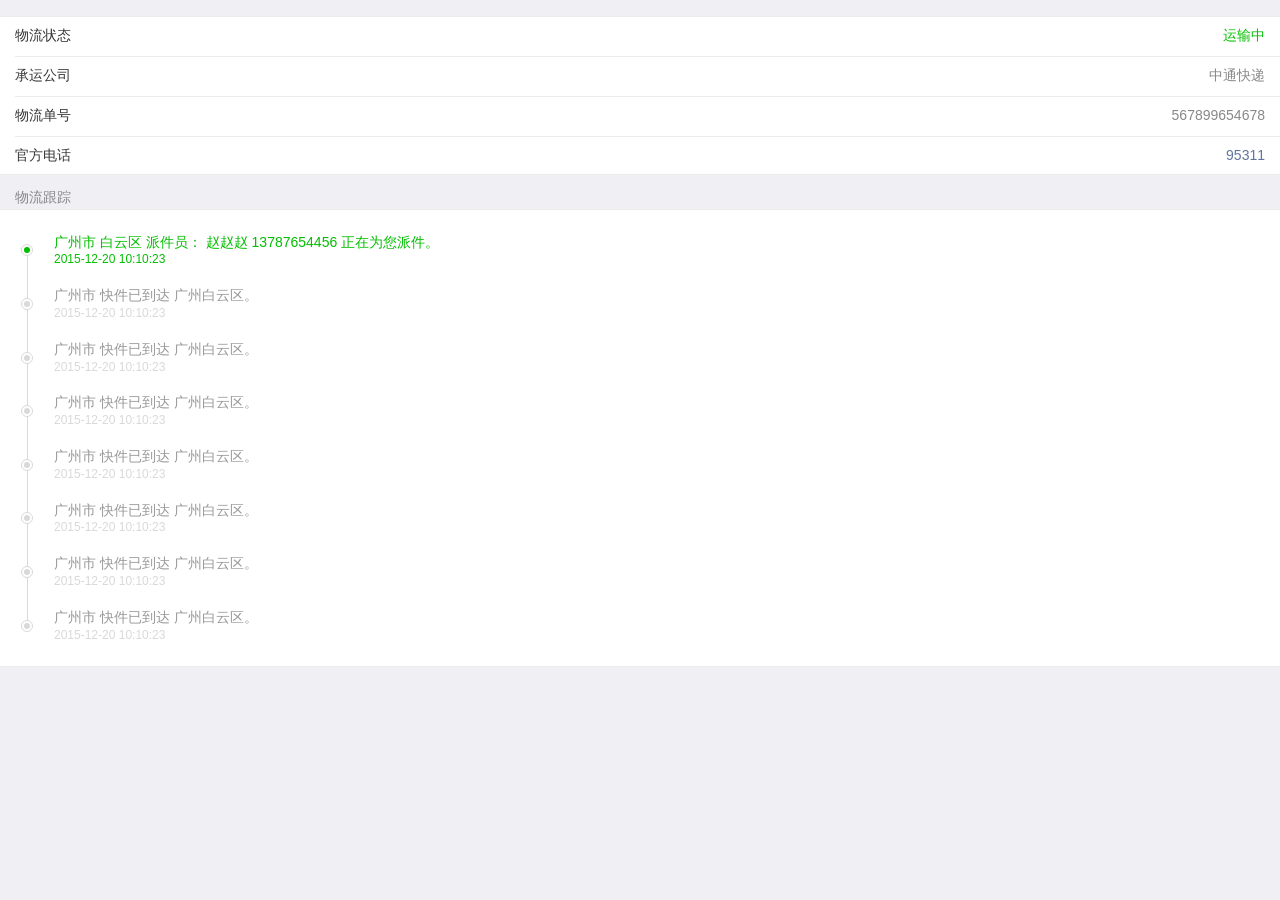
<file: express_native.html>
<!DOCTYPE html>
<html class="allow-native-touch">
<head>
<!-- UTF-8 页面编码 -->
<meta charset="utf-8" />
<!-- DNS 预解析 -->
<meta http-equiv="X-DNS-Prefetch-Control" content="on" />
<meta http-equiv="X-UA-Compatible" content="IE=edge,chrome=1" />
<meta name="viewport" content="width=device-width,initial-scale=1.0,minimum-scale=1.0,maximum-scale=1.0,user-scalable=no" />
<!-- App 独立模式 -->
<meta name="apple-mobile-web-app-capable" content="yes" />
<meta name="apple-mobile-web-app-status-bar-style" content="black" />
<meta name="format-detection" content="telephone=no,email=no,address=no" />
<title>物流详情</title>
<!-- Apple Touch Icon -->
<!-- IPhone 4s/5/5s/6/6s -->
<!--<link rel="apple-touch-icon" sizes="120x120" href="icon_120x120.png" />-->
<!-- IPhone 6/6s Plus -->
<!--<link rel="apple-touch-icon" sizes="180x180" href="icon_180x180.png" />-->
<!-- Chrome Touch Icon -->
<!--<link rel="apple-touch-icon" sizes="192x192" href="icon_192x192.png" />-->
<!--<link rel="apple-touch-icon" sizes="128x128" href="icon_128x128.png" />-->
<!--<link rel="icon" sizes="192x192" href="icon_192x192.png" />-->
<!--<link rel="icon" sizes="128x128" href="icon_128x128.png" />-->
<!-- ================================================================================ -->
<!-- StyleManager -->
<!-- ================================================================================ -->
<!-- ================================================================================ -->
<!-- 页面样式文件 -->
<!-- ================================================================================ -->
<link rel="stylesheet" href="resources/stylesheets/express_native.css" />
<!-- html5 标签补丁 -->
<script type="text/javascript" id="html5shiv">///<![CDATA[
    document.createElement("main");
    document.createElement("content");
///]]></script>
<!-- 运行环境设置 -->
<script type="text/javascript" src="resources/scripts/system.js"></script>
<!--<script type="text/javascript" src="http://192.168.0.185:8888/remote.js?89076A5C-4168-4CE6-A956-14D660F0F3B3"></script>--></head>
<body>



<!-- ================================================================================ -->
<!-- 基本物流信息 -->
<!-- ================================================================================ -->
<div class="weui_cells">
    <div class="weui_cell">
        <div class="weui_cell_bd weui_cell_primary">物流状态</div>
        <div class="weui_cell_ft express-status express-processing-status">运输中</div>
    </div>
    <div class="weui_cell">
        <div class="weui_cell_bd weui_cell_primary">承运公司</div>
        <div class="weui_cell_ft">中通快递</div>
    </div>
    <div class="weui_cell">
        <div class="weui_cell_bd weui_cell_primary">物流单号</div>
        <div class="weui_cell_ft">567899654678</div>
    </div>
    <div class="weui_cell">
        <div class="weui_cell_bd weui_cell_primary">官方电话</div>
        <a class="weui_cell_ft express-telnum" href="tel:95311">95311</a>
    </div>
</div>


<!-- ================================================================================ -->
<!-- 物流日志信息 -->
<!-- ================================================================================ -->
<div class="weui_cells_title">物流跟踪</div>
<div class="track-express-logs">
    <div class="track-leaf">
        <div class="track-leaf-header"><i class="track-leaf-dot"></i></div>
        <div class="track-leaf-content">
            <p class="track-message">广州市 白云区 派件员： 赵赵赵 13787654456 正在为您派件。</p>
            <time class="trace-timestamp">2015-12-20 10:10:23</time>
        </div>
    </div>
    <div class="track-leaf">
        <div class="track-leaf-header"><i class="track-leaf-dot"></i></div>
        <div class="track-leaf-content">
            <p class="track-message">广州市 快件已到达 广州白云区。</p>
            <time class="trace-timestamp">2015-12-20 10:10:23</time>
        </div>
    </div>
    <div class="track-leaf">
        <div class="track-leaf-header"><i class="track-leaf-dot"></i></div>
        <div class="track-leaf-content">
            <p class="track-message">广州市  快件已到达 广州白云区。</p>
            <time class="trace-timestamp">2015-12-20 10:10:23</time>
        </div>
    </div>
    <div class="track-leaf">
        <div class="track-leaf-header"><i class="track-leaf-dot"></i></div>
        <div class="track-leaf-content">
            <p class="track-message">广州市  快件已到达 广州白云区。</p>
            <time class="trace-timestamp">2015-12-20 10:10:23</time>
        </div>
    </div>
    <div class="track-leaf">
        <div class="track-leaf-header"><i class="track-leaf-dot"></i></div>
        <div class="track-leaf-content">
            <p class="track-message">广州市  快件已到达 广州白云区。</p>
            <time class="trace-timestamp">2015-12-20 10:10:23</time>
        </div>
    </div>
    <div class="track-leaf">
        <div class="track-leaf-header"><i class="track-leaf-dot"></i></div>
        <div class="track-leaf-content">
            <p class="track-message">广州市  快件已到达 广州白云区。</p>
            <time class="trace-timestamp">2015-12-20 10:10:23</time>
        </div>
    </div>
    <div class="track-leaf">
        <div class="track-leaf-header"><i class="track-leaf-dot"></i></div>
        <div class="track-leaf-content">
            <p class="track-message">广州市  快件已到达 广州白云区。</p>
            <time class="trace-timestamp">2015-12-20 10:10:23</time>
        </div>
    </div>
    <div class="track-leaf">
        <div class="track-leaf-header"><i class="track-leaf-dot"></i></div>
        <div class="track-leaf-content">
            <p class="track-message">广州市  快件已到达 广州白云区。</p>
            <time class="trace-timestamp">2015-12-20 10:10:23</time>
        </div>
    </div>

</div>




<!-- ================================================================================ -->
<!-- ScriptManager -->
<!-- ================================================================================ -->
<!-- ZeptoJs -->
<script type="text/javascript" src="resources/libraries/zeptojs/zepto.js"></script>
<!-- ZeptoJs Event Module -->
<script type="text/javascript" src="resources/libraries/zeptojs/event.js"></script>
<!-- ================================================================================ -->
<!-- 页面入口点 -->
<!-- ================================================================================ -->
<script type="text/javascript" src="resources/scripts/express_native.js"></script>
</body>
</html>
</file>
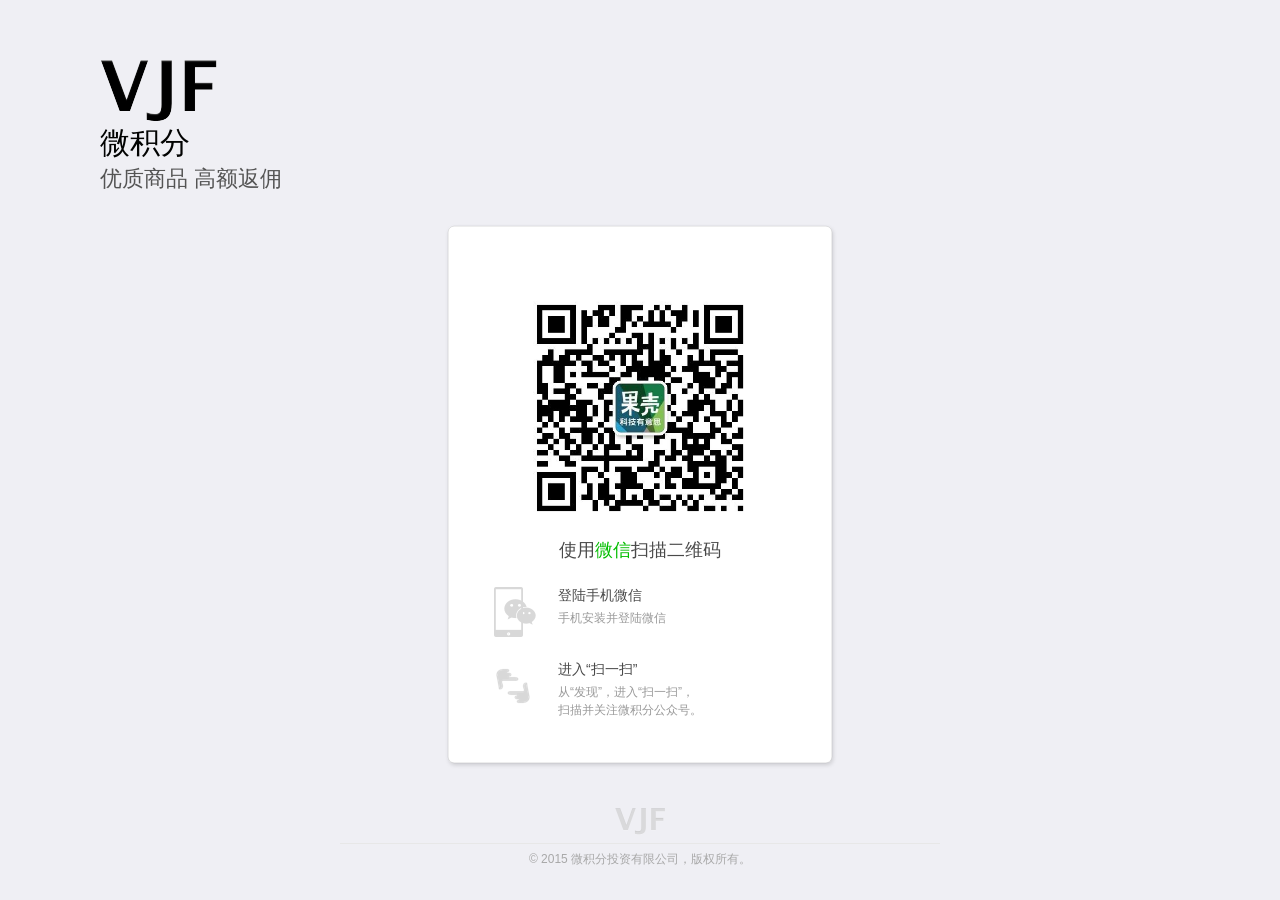
<file: external.html>
<!DOCTYPE html>
<html>
<head>
    <meta charset="utf-8" />
    <!-- DNS 预解析 -->
    <meta http-equiv="X-DNS-Prefetch-Control" content="on" />
    <meta http-equiv="X-UA-Compatible" content="IE=edge,chrome=1" />
    <meta name="viewport" content="width=device-width,initial-scale=1.0,minimum-scale=1.0,maximum-scale=1.0,user-scalable=no" />
    <!-- App 独立模式 -->
    <meta name="apple-mobile-web-app-capable" content="yes" />
    <meta name="apple-mobile-web-app-status-bar-style" content="black" />
    <meta name="format-detection" content="telephone=no,email=no,address=no" />
    <title>请使用微信打开</title>
    <!-- Desktop -->
    <!--<link rel="shortcut icon" href="/favicon.ico" type="image/x-icon">-->
    <!-- Apple Touch Icon -->
    <!-- IPhone 4s/5/5s/6/6s -->
    <link rel="apple-touch-icon" sizes="120x120" href="resources/bitmaps/icon/icon_120x120.png" />
    <!-- IPhone 6/6s Plus -->
    <link rel="apple-touch-icon" sizes="180x180" href="resources/bitmaps/icon/icon_180x180.png" />
    <!-- Chrome Touch Icon -->
    <link rel="apple-touch-icon" sizes="192x192" href="resources/bitmaps/icon/icon_192x192.png" />
    <link rel="apple-touch-icon" sizes="128x128" href="resources/bitmaps/icon/icon_128x128.png" />
    <link rel="icon" href="resources/bitmaps/icon/icon_32x32.png" />
    <link rel="icon" sizes="192x192" href="resources/bitmaps/icon/icon_192x192.png" />
    <link rel="icon" sizes="128x128" href="resources/bitmaps/icon/icon_128x128.png" />
    <link rel="stylesheet" href="resources/stylesheets/external.css" />
</head>
<body><div class="stage">
<!-- ================================================================================ -->
<!-- 标题栏 -->
<!-- ================================================================================ -->
<div class="header">
    <div class="logo"><img src="resources/bitmaps/common/logo.png" width="117" height="62" /></div>
    <h1 class="title">微积分</h1>
    <div class="description">优质商品 高额返佣</div>
</div>
<!-- ================================================================================ -->
<!-- 内容栏 -->
<!-- ================================================================================ -->
<div class="content-wrapper"><div class="content">
    <div class="qr-code"><img src="resources/bitmaps/common/qrcode.jpg" width="240" height="240" /></div>
    <div class="introduct">关注微信号：VJF</div>
    <div class="def-table">
        <div class="def-title">使用<span class="wechat">微信</span>扫描二维码</div>
        <div class="def-token">
            <div class="def-hd"><i class="def-icon def-chat-icon"></i></div>
            <div class="def-bd">
                <div class="def-item-name">登陆手机微信</div>
                <div class="def-item-desc">手机安装并登陆微信</div>
            </div>
        </div>
        <div class="def-token">
            <div class="def-hd"><i class="def-icon def-scan-icon"></i></div>
            <div class="def-bd">
                <div class="def-item-name">进入“扫一扫”</div>
                <div class="def-item-desc">从“发现”，进入“扫一扫”，<br />扫描并关注微积分公众号。</div>
            </div>
        </div>
    </div>
</div></div>
<!-- ================================================================================ -->
<!-- 底部栏 -->
<!-- ================================================================================ -->
<div class="footer-wrapper"><div class="footer">
    <div class="site-icon"><img src="resources/bitmaps/common/site_icon.png" width="50" height="27" /></div>
    <div class="site-cprt">&copy; 2015 微积分投资有限公司，版权所有。</div>
</div></div>
</div>
</body>
</html>
</file>
<file: resources/stylesheets/404_native.css>
html{font-family:sans-serif;-ms-text-size-adjust:100%;-webkit-text-size-adjust:100%}body{margin:0}article,aside,details,figcaption,figure,footer,header,hgroup,main,menu,nav,section,summary{display:block}audio,canvas,progress,video{display:inline-block;vertical-align:baseline}audio:not([controls]){display:none;height:0}[hidden],template{display:none}a{background-color:transparent}a:active,a:hover{outline:0}abbr[title]{border-bottom:1px dotted}b,strong{font-weight:bold}dfn{font-style:italic}h1{font-size:2em;margin:0.67em 0}mark{background:#ff0;color:#000}small{font-size:80%}sub,sup{font-size:75%;line-height:0;position:relative;vertical-align:baseline}sup{top:-0.5em}sub{bottom:-0.25em}img{border:0}svg:not(:root){overflow:hidden}figure{margin:1em 40px}hr{box-sizing:content-box;height:0}pre{overflow:auto}code,kbd,pre,samp{font-family:monospace, monospace;font-size:1em}button,input,optgroup,select,textarea{color:inherit;font:inherit;margin:0}button{overflow:visible}button,select{text-transform:none}button,html input[type="button"],input[type="reset"],input[type="submit"]{-webkit-appearance:button;cursor:pointer}button[disabled],html input[disabled]{cursor:default}button::-moz-focus-inner,input::-moz-focus-inner{border:0;padding:0}input{line-height:normal}input[type="checkbox"],input[type="radio"]{box-sizing:border-box;padding:0}input[type="number"]::-webkit-inner-spin-button,input[type="number"]::-webkit-outer-spin-button{height:auto}input[type="search"]{-webkit-appearance:textfield;box-sizing:content-box}input[type="search"]::-webkit-search-cancel-button,input[type="search"]::-webkit-search-decoration{-webkit-appearance:none}fieldset{border:1px solid #c0c0c0;margin:0 2px;padding:0.35em 0.625em 0.75em}legend{border:0;padding:0}textarea{overflow:auto}optgroup{font-weight:bold}table{border-collapse:collapse;border-spacing:0}td,th{padding:0}html{height:100%}html>body{line-height:1.6;height:100%;background:#EFEFF4;font-family:"Helvetica Neue",Helvetica,Arial,sans-serif;font-size:14px;color:#353535;-webkit-tap-highlight-color:transparent;-webkit-user-drag:none;-webkit-user-select:none;-ms-user-select:none;user-select:none}html.allow-native-touch{height:auto}html.allow-native-touch>body{height:auto}main,content{display:block}h1,h2,h3,h4,h5,h6,p{margin:0}a{color:inherit;text-decoration:none;-webkit-user-drag:none}img{border:0;-webkit-user-drag:none}ul,ol{margin:0;padding:0;list-style:none}address{margin:0;font-style:normal}#main{height:100%}#main.with-site-bar{height:calc(100% - 50px)}#stage{z-index:0;position:relative;height:100%;overflow:hidden}#pageNotFound{display:block;width:187px;height:229px;margin:0 auto;margin-top:128px}.weui_extra_area{margin-bottom:15px;font-size:14px;color:#888}.weui_extra_area a{color:#61749B}@media screen and (min-height: 438px){.weui_extra_area{position:fixed;left:0;bottom:0;width:100%;text-align:center}}

/*# sourceMappingURL=404_native.css.map */
</file>
<file: resources/stylesheets/associate.css>
html{font-family:sans-serif;-ms-text-size-adjust:100%;-webkit-text-size-adjust:100%}body{margin:0}article,aside,details,figcaption,figure,footer,header,hgroup,main,menu,nav,section,summary{display:block}audio,canvas,progress,video{display:inline-block;vertical-align:baseline}audio:not([controls]){display:none;height:0}[hidden],template{display:none}a{background-color:transparent}a:active,a:hover{outline:0}abbr[title]{border-bottom:1px dotted}b,strong{font-weight:bold}dfn{font-style:italic}h1{font-size:2em;margin:0.67em 0}mark{background:#ff0;color:#000}small{font-size:80%}sub,sup{font-size:75%;line-height:0;position:relative;vertical-align:baseline}sup{top:-0.5em}sub{bottom:-0.25em}img{border:0}svg:not(:root){overflow:hidden}figure{margin:1em 40px}hr{box-sizing:content-box;height:0}pre{overflow:auto}code,kbd,pre,samp{font-family:monospace, monospace;font-size:1em}button,input,optgroup,select,textarea{color:inherit;font:inherit;margin:0}button{overflow:visible}button,select{text-transform:none}button,html input[type="button"],input[type="reset"],input[type="submit"]{-webkit-appearance:button;cursor:pointer}button[disabled],html input[disabled]{cursor:default}button::-moz-focus-inner,input::-moz-focus-inner{border:0;padding:0}input{line-height:normal}input[type="checkbox"],input[type="radio"]{box-sizing:border-box;padding:0}input[type="number"]::-webkit-inner-spin-button,input[type="number"]::-webkit-outer-spin-button{height:auto}input[type="search"]{-webkit-appearance:textfield;box-sizing:content-box}input[type="search"]::-webkit-search-cancel-button,input[type="search"]::-webkit-search-decoration{-webkit-appearance:none}fieldset{border:1px solid #c0c0c0;margin:0 2px;padding:0.35em 0.625em 0.75em}legend{border:0;padding:0}textarea{overflow:auto}optgroup{font-weight:bold}table{border-collapse:collapse;border-spacing:0}td,th{padding:0}html{height:100%}html>body{line-height:1.6;height:100%;background:#EFEFF4;font-family:"Helvetica Neue",Helvetica,Arial,sans-serif;font-size:14px;color:#353535;-webkit-tap-highlight-color:transparent;-webkit-user-drag:none;-webkit-user-select:none;-ms-user-select:none;user-select:none}html.allow-native-touch{height:auto}html.allow-native-touch>body{height:auto}main,content{display:block}h1,h2,h3,h4,h5,h6,p{margin:0}a{color:inherit;text-decoration:none;-webkit-user-drag:none}img{border:0;-webkit-user-drag:none}ul,ol{margin:0;padding:0;list-style:none}address{margin:0;font-style:normal}#main{height:100%}#main.with-site-bar{height:calc(100% - 50px)}#stage{z-index:0;position:relative;height:100%;overflow:hidden}.scroll-container{position:relative}.scroll-container>content{-webkit-transform:translateY(0px) translateZ(0px);transform:translateY(0px) translateZ(0px);min-height:100%}.scroll-container>content:before,.scroll-container>content:after{content:" ";display:table}.scroll-container>content:after{clear:both}.scroll-container .scroll-track{pointer-events:none;opacity:0;-webkit-transition:opacity ease-in-out 0.3s;transition:opacity ease-in-out 0.3s;position:absolute}.scroll-container .scroll-track.scroll-track-showing{opacity:1}.scroll-container .scroll-indicator{box-shadow:rgba(255,255,255,0.25) 0px 0px 1px;box-sizing:border-box;border-radius:3px;background:rgba(0,0,0,0.25)}.scroll-container .scroll-track.scroll-x-track{bottom:3px;left:5px;right:5px;height:3px}.scroll-container .scroll-track.scroll-x-track>.scroll-indicator{height:100%;min-width:5px;width:0px}.scroll-container .scroll-track.scroll-y-track{right:3px;top:5px;bottom:5px;width:3px}.scroll-container .scroll-track.scroll-y-track>.scroll-indicator{width:100%;min-height:5px;height:0px}.ui-vcode-button{display:block;position:relative;text-align:center;padding:10px 15px;font-size:14px;color:#61749B;height:24px;line-height:24px}.ui-vcode-button:after{content:" ";width:200%;height:200%;position:absolute;top:0;left:0;border-left:1px solid rgba(0,0,0,0.2);-webkit-transform:scale(0.5);transform:scale(0.5);-webkit-transform-origin:0 0;transform-origin:0 0;box-sizing:border-box;pointer-events:none}.ui-vcode-button:not(.disabled):active{background:#f8f8f8}.ui-vcode-button.disabled{color:#999}@font-face{font-weight:normal;font-style:normal;font-family:"weui";src:url("[data-uri]") format("woff"),url("[data-uri]") format("truetype")}[class^="weui_icon_"]:before,[class*=" weui_icon_"]:before{font-family:"weui";font-style:normal;font-weight:normal;speak:none;display:inline-block;vertical-align:middle;text-decoration:inherit;width:1em;margin-right:.2em;text-align:center;font-variant:normal;text-transform:none;line-height:1em;margin-left:.2em}.weui_icon_circle:before{content:"\EA01"}.weui_icon_download:before{content:"\EA02"}.weui_icon_info:before{content:"\EA03"}.weui_icon_safe_success:before{content:"\EA04"}.weui_icon_safe_warn:before{content:"\EA05"}.weui_icon_success:before{content:"\EA06"}.weui_icon_success_circle:before{content:"\EA07"}.weui_icon_success_no_circle:before{content:"\EA08"}.weui_icon_waiting:before{content:"\EA09"}.weui_icon_waiting_circle:before{content:"\EA0A"}.weui_icon_warn:before{content:"\EA0B"}.weui_icon_info_circle:before{content:"\EA0C"}.weui_icon_cancel:before{content:"\EA0D"}[class^="weui_icon_"]:before,[class*=" weui_icon_"]:before{margin:0}.weui_icon_success:before{font-size:23px;color:#09BB07}.weui_icon_waiting:before{font-size:23px;color:#10AEFF}.weui_icon_warn:before{font-size:23px;color:#F43530}.weui_icon_info:before{font-size:23px;color:#10AEFF}.weui_icon_success_circle:before{font-size:23px;color:#09BB07}.weui_icon_success_no_circle:before{font-size:23px;color:#09BB07}.weui_icon_waiting_circle:before{font-size:23px;color:#10AEFF}.weui_icon_circle:before{font-size:23px;color:#C9C9C9}.weui_icon_download:before{font-size:23px;color:#09BB07}.weui_icon_info_circle:before{font-size:23px;color:#09BB07}.weui_icon_safe_success:before{color:#09BB07}.weui_icon_safe_warn:before{color:#FFBE00}.weui_icon_cancel:before{font-size:23px;color:#F43530}.weui_icon_msg:before{font-size:104px}.weui_icon_warn .weui_icon_msg:before{color:#F76260}.weui_icon_safe:before{font-size:104px}.weui_btn.weui_btn_mini{line-height:25px;font-size:14px;padding:0 .75em;display:inline-block}button.weui_btn,input.weui_btn{width:100%;border-width:0;outline:0;-webkit-appearance:none}button.weui_btn:focus,input.weui_btn:focus{outline:0}button.weui_btn_inline,button.weui_btn_mini,input.weui_btn_inline,input.weui_btn_mini{width:auto}.weui_btn+.weui_btn{margin-top:15px}.weui_btn.weui_btn_inline+.weui_btn.weui_btn_inline{margin-top:auto;margin-left:15px}.weui_btn_area{margin:1.17647em 15px 0.3em}.weui_btn_area.weui_btn_area_inline{display:-webkit-box;display:flex}.weui_btn_area.weui_btn_area_inline .weui_btn{margin-top:auto;margin-right:15px;width:100%;-webkit-box-flex:1;flex:1}.weui_btn_area.weui_btn_area_inline .weui_btn:last-child{margin-right:0}.weui_btn{position:relative;display:block;margin-left:auto;margin-right:auto;padding-left:14px;padding-right:14px;box-sizing:border-box;font-size:18px;text-align:center;text-decoration:none;color:#fff;line-height:2.33333;border-radius:5px;-webkit-tap-highlight-color:transparent;overflow:hidden}.weui_btn:after{content:" ";width:200%;height:200%;position:absolute;top:0;left:0;border:1px solid rgba(0,0,0,0.2);-webkit-transform:scale(0.5);transform:scale(0.5);-webkit-transform-origin:0 0;transform-origin:0 0;box-sizing:border-box;border-radius:10px}.weui_btn.weui_btn_inline{display:inline-block}.weui_btn_default{background-color:#F7F7F7;color:#454545}.weui_btn_default:not(.weui_btn_disabled):visited{color:#454545}.weui_btn_default:not(.weui_btn_disabled):active{color:#A1A1A1;background-color:#DEDEDE}.weui_btn_primary{background-color:#04be02}.weui_btn_primary:not(.weui_btn_disabled):visited{color:#fff}.weui_btn_primary:not(.weui_btn_disabled):active{color:rgba(255,255,255,0.4);background-color:#039702}.weui_btn_warn{background-color:#ef4f4f}.weui_btn_warn:not(.weui_btn_disabled):visited{color:#fff}.weui_btn_warn:not(.weui_btn_disabled):active{color:rgba(255,255,255,0.4);background-color:#c13e3e}.weui_btn_disabled{color:rgba(255,255,255,0.6)}.weui_btn_disabled.weui_btn_default{color:#C9C9C9}.weui_btn_plain_primary{color:#04be02;border:1px solid #04be02}.weui_btn_plain_primary:active{border-color:#039702}.weui_btn_plain_primary:after{border-width:0}button.weui_btn_plain_primary,input.weui_btn_plain_primary{border-width:1px;background-color:transparent}.weui_btn_plain_default{color:#5A5A5A;border:1px solid #5A5A5A}.weui_btn_plain_default:after{border-width:0}button.weui_btn_plain_default,input.weui_btn_plain_default{border-width:1px;background-color:transparent}.weui_cell{position:relative}.weui_cell:before{content:" ";position:absolute;left:0;top:0;width:100%;height:1px;border-top:1px solid #D9D9D9;-webkit-transform-origin:0 0;transform-origin:0 0;-webkit-transform:scaleY(0.5);transform:scaleY(0.5);left:15px}.weui_cell:first-child:before{display:none}.weui_cells{margin-top:1.17647em;background-color:#fff;line-height:1.41176;font-size:17px;overflow:hidden;position:relative}.weui_cells:before{content:" ";position:absolute;left:0;top:0;width:100%;height:1px;border-top:1px solid #D9D9D9;-webkit-transform-origin:0 0;transform-origin:0 0;-webkit-transform:scaleY(0.5);transform:scaleY(0.5)}.weui_cells:after{content:" ";position:absolute;left:0;bottom:0;width:100%;height:1px;border-bottom:1px solid #D9D9D9;-webkit-transform-origin:0 100%;transform-origin:0 100%;-webkit-transform:scaleY(0.5);transform:scaleY(0.5)}.weui_cells_title{margin-top:.77em;padding-left:15px;padding-right:15px;color:#888;font-size:14px}.weui_cells_title+.weui_cells{margin-top:0}.weui_cells_tips{margin-top:.3em;color:#888;text-align:center;font-size:14px}.weui_cell{padding:10px 15px;position:relative;display:-webkit-box;display:flex;-webkit-box-align:center;align-items:center}.weui_cell_ft{text-align:right;color:#888}.weui_cell_primary{-webkit-box-flex:1;flex:1}.weui_label{display:block;width:3em}.weui_input{width:100%;border:0;outline:0;-webkit-appearance:none;background-color:transparent;font-size:inherit;color:inherit;height:1.41176em;line-height:1.41176}.weui_input::-webkit-outer-spin-button,.weui_input::-webkit-inner-spin-button{-webkit-appearance:none;margin:0}.weui_textarea{display:block;border:0;resize:none;width:100%;font-size:1em;line-height:inherit;outline:0}.weui_toptips{display:none;position:fixed;-webkit-transform:translateZ(0);transform:translateZ(0);width:100%;top:0;line-height:2.3;font-size:14px;text-align:center;color:#FFF;z-index:2}.weui_toptips.weui_warn{background-color:#E64340}.weui_cells_form .weui_cell_warn{color:#E64340}.weui_cells_form .weui_cell_warn .weui_icon_warn{display:inline-block}.weui_cells_form .weui_cell_hd{padding-right:1em}.weui_cells_form .weui_cell_ft{font-size:0}.weui_cells_form .weui_icon_warn{display:none}.weui_cell_select{padding:0}.weui_cell_select .weui_select{padding-right:30px}.weui_cell_select .weui_cell_bd:after{content:" ";display:inline-block;height:6px;width:6px;border-width:2px 2px 0 0;border-color:#C8C8CD;border-style:solid;-webkit-transform:rotate(45deg);transform:rotate(45deg);position:relative;top:-2px;position:absolute;top:50%;right:15px;margin-top:-3px}.weui_select{-webkit-appearance:none;border:0;outline:0;background-color:transparent;width:100%;font-size:inherit;height:43px;position:relative;z-index:1;padding-left:15px}.weui_cell_select{padding:0}.weui_cell_select .weui_select{padding-right:30px}.weui_cell_select .weui_cell_bd:after{content:" ";display:inline-block;height:6px;width:6px;border-width:2px 2px 0 0;border-color:#C8C8CD;border-style:solid;-webkit-transform:rotate(45deg);transform:rotate(45deg);position:relative;top:-2px;position:absolute;top:50%;right:15px;margin-top:-3px}.weui_select{-webkit-appearance:none;border:0;outline:0;background-color:transparent;width:100%;font-size:inherit;height:43px;position:relative;z-index:1;padding-left:15px}.weui_select_before{padding-right:15px}.weui_select_before .weui_select{width:auto}.weui_select_before .weui_cell_hd{position:relative}.weui_select_before .weui_cell_hd:after{content:" ";position:absolute;right:0;top:0;width:1px;height:100%;border-right:1px solid #D9D9D9;-webkit-transform-origin:0 100%;transform-origin:0 100%;-webkit-transform:scaleX(0.5);transform:scaleX(0.5)}.weui_select_before .weui_cell_hd:before{content:" ";display:inline-block;height:6px;width:6px;border-width:2px 2px 0 0;border-color:#C8C8CD;border-style:solid;-webkit-transform:rotate(45deg);transform:rotate(45deg);position:relative;top:-2px;position:absolute;top:50%;right:15px;margin-top:-3px}.weui_select_before .weui_cell_bd{padding-left:15px}.weui_select_before .weui_cell_bd:after{display:none}.weui_cell_select{padding:0}.weui_cell_select .weui_select{padding-right:30px}.weui_cell_select .weui_cell_bd:after{content:" ";display:inline-block;height:6px;width:6px;border-width:2px 2px 0 0;border-color:#C8C8CD;border-style:solid;-webkit-transform:rotate(45deg);transform:rotate(45deg);position:relative;top:-2px;position:absolute;top:50%;right:15px;margin-top:-3px}.weui_select{-webkit-appearance:none;border:0;outline:0;background-color:transparent;width:100%;font-size:inherit;height:43px;position:relative;z-index:1;padding-left:15px}.weui_select_after{padding-left:15px}.weui_vcode{padding-top:0;padding-right:0;padding-bottom:0}.weui_vcode .weui_cell_ft img{margin-left:5px;height:44px;vertical-align:middle}.weui_toast{position:fixed;z-index:3;width:7.6em;min-height:7.6em;top:180px;left:50%;margin-left:-3.8em;background:rgba(40,40,40,0.75);text-align:center;border-radius:5px;color:#FFFFFF}.weui_icon_toast{margin:22px 0 0;display:block}.weui_icon_toast:before{content:'\EA08';color:#FFFFFF;font-size:55px}.weui_toast_content{margin:0 0 15px}.weui_loading_toast .weui_toast_content{margin-top:64%;font-size:14px}.weui_loading{position:absolute;width:0px;z-index:2000000000;left:50%;top:38%}.weui_loading_leaf{position:absolute;top:-1px;filter:"progid:DXImageTransform.Microsoft.Alpha(Opacity=25)";opacity:0.25}.weui_loading_leaf:before{content:" ";position:absolute;width:8.14px;height:3.08px;background:#d1d1d5;box-shadow:rgba(0,0,0,0.0980392) 0px 0px 1px;border-radius:1px;-webkit-transform-origin:left 50% 0px;transform-origin:left 50% 0px}.weui_loading_leaf_0{-webkit-animation:opacity-60-25-0-12 1.25s linear infinite;animation:opacity-60-25-0-12 1.25s linear infinite}.weui_loading_leaf_0:before{-webkit-transform:rotate(0deg) translate(7.92px, 0px);transform:rotate(0deg) translate(7.92px, 0px)}.weui_loading_leaf_1{-webkit-animation:opacity-60-25-1-12 1.25s linear infinite;animation:opacity-60-25-1-12 1.25s linear infinite}.weui_loading_leaf_1:before{-webkit-transform:rotate(30deg) translate(7.92px, 0px);transform:rotate(30deg) translate(7.92px, 0px)}.weui_loading_leaf_2{-webkit-animation:opacity-60-25-2-12 1.25s linear infinite;animation:opacity-60-25-2-12 1.25s linear infinite}.weui_loading_leaf_2:before{-webkit-transform:rotate(60deg) translate(7.92px, 0px);transform:rotate(60deg) translate(7.92px, 0px)}.weui_loading_leaf_3{-webkit-animation:opacity-60-25-3-12 1.25s linear infinite;animation:opacity-60-25-3-12 1.25s linear infinite}.weui_loading_leaf_3:before{-webkit-transform:rotate(90deg) translate(7.92px, 0px);transform:rotate(90deg) translate(7.92px, 0px)}.weui_loading_leaf_4{-webkit-animation:opacity-60-25-4-12 1.25s linear infinite;animation:opacity-60-25-4-12 1.25s linear infinite}.weui_loading_leaf_4:before{-webkit-transform:rotate(120deg) translate(7.92px, 0px);transform:rotate(120deg) translate(7.92px, 0px)}.weui_loading_leaf_5{-webkit-animation:opacity-60-25-5-12 1.25s linear infinite;animation:opacity-60-25-5-12 1.25s linear infinite}.weui_loading_leaf_5:before{-webkit-transform:rotate(150deg) translate(7.92px, 0px);transform:rotate(150deg) translate(7.92px, 0px)}.weui_loading_leaf_6{-webkit-animation:opacity-60-25-6-12 1.25s linear infinite;animation:opacity-60-25-6-12 1.25s linear infinite}.weui_loading_leaf_6:before{-webkit-transform:rotate(180deg) translate(7.92px, 0px);transform:rotate(180deg) translate(7.92px, 0px)}.weui_loading_leaf_7{-webkit-animation:opacity-60-25-7-12 1.25s linear infinite;animation:opacity-60-25-7-12 1.25s linear infinite}.weui_loading_leaf_7:before{-webkit-transform:rotate(210deg) translate(7.92px, 0px);transform:rotate(210deg) translate(7.92px, 0px)}.weui_loading_leaf_8{-webkit-animation:opacity-60-25-8-12 1.25s linear infinite;animation:opacity-60-25-8-12 1.25s linear infinite}.weui_loading_leaf_8:before{-webkit-transform:rotate(240deg) translate(7.92px, 0px);transform:rotate(240deg) translate(7.92px, 0px)}.weui_loading_leaf_9{-webkit-animation:opacity-60-25-9-12 1.25s linear infinite;animation:opacity-60-25-9-12 1.25s linear infinite}.weui_loading_leaf_9:before{-webkit-transform:rotate(270deg) translate(7.92px, 0px);transform:rotate(270deg) translate(7.92px, 0px)}.weui_loading_leaf_10{-webkit-animation:opacity-60-25-10-12 1.25s linear infinite;animation:opacity-60-25-10-12 1.25s linear infinite}.weui_loading_leaf_10:before{-webkit-transform:rotate(300deg) translate(7.92px, 0px);transform:rotate(300deg) translate(7.92px, 0px)}.weui_loading_leaf_11{-webkit-animation:opacity-60-25-11-12 1.25s linear infinite;animation:opacity-60-25-11-12 1.25s linear infinite}.weui_loading_leaf_11:before{-webkit-transform:rotate(330deg) translate(7.92px, 0px);transform:rotate(330deg) translate(7.92px, 0px)}@-webkit-keyframes opacity-60-25-0-12{0%{filter:"progid:DXImageTransform.Microsoft.Alpha(Opacity=25)";opacity:0.25}0.01%{filter:"progid:DXImageTransform.Microsoft.Alpha(Opacity=25)";opacity:0.25}0.02%{filter:"progid:DXImageTransform.Microsoft.Alpha(enabled=false)";opacity:1}60.01%{filter:"progid:DXImageTransform.Microsoft.Alpha(Opacity=25)";opacity:0.25}100%{filter:"progid:DXImageTransform.Microsoft.Alpha(Opacity=25)";opacity:0.25}}@keyframes opacity-60-25-0-12{0%{filter:"progid:DXImageTransform.Microsoft.Alpha(Opacity=25)";opacity:0.25}0.01%{filter:"progid:DXImageTransform.Microsoft.Alpha(Opacity=25)";opacity:0.25}0.02%{filter:"progid:DXImageTransform.Microsoft.Alpha(enabled=false)";opacity:1}60.01%{filter:"progid:DXImageTransform.Microsoft.Alpha(Opacity=25)";opacity:0.25}100%{filter:"progid:DXImageTransform.Microsoft.Alpha(Opacity=25)";opacity:0.25}}@-webkit-keyframes opacity-60-25-1-12{0%{filter:"progid:DXImageTransform.Microsoft.Alpha(Opacity=25)";opacity:0.25}8.34333%{filter:"progid:DXImageTransform.Microsoft.Alpha(Opacity=25)";opacity:0.25}8.35333%{filter:"progid:DXImageTransform.Microsoft.Alpha(enabled=false)";opacity:1}68.3433%{filter:"progid:DXImageTransform.Microsoft.Alpha(Opacity=25)";opacity:0.25}100%{filter:"progid:DXImageTransform.Microsoft.Alpha(Opacity=25)";opacity:0.25}}@keyframes opacity-60-25-1-12{0%{filter:"progid:DXImageTransform.Microsoft.Alpha(Opacity=25)";opacity:0.25}8.34333%{filter:"progid:DXImageTransform.Microsoft.Alpha(Opacity=25)";opacity:0.25}8.35333%{filter:"progid:DXImageTransform.Microsoft.Alpha(enabled=false)";opacity:1}68.3433%{filter:"progid:DXImageTransform.Microsoft.Alpha(Opacity=25)";opacity:0.25}100%{filter:"progid:DXImageTransform.Microsoft.Alpha(Opacity=25)";opacity:0.25}}@-webkit-keyframes opacity-60-25-2-12{0%{filter:"progid:DXImageTransform.Microsoft.Alpha(Opacity=25)";opacity:0.25}16.6767%{filter:"progid:DXImageTransform.Microsoft.Alpha(Opacity=25)";opacity:0.25}16.6867%{filter:"progid:DXImageTransform.Microsoft.Alpha(enabled=false)";opacity:1}76.6767%{filter:"progid:DXImageTransform.Microsoft.Alpha(Opacity=25)";opacity:0.25}100%{filter:"progid:DXImageTransform.Microsoft.Alpha(Opacity=25)";opacity:0.25}}@keyframes opacity-60-25-2-12{0%{filter:"progid:DXImageTransform.Microsoft.Alpha(Opacity=25)";opacity:0.25}16.6767%{filter:"progid:DXImageTransform.Microsoft.Alpha(Opacity=25)";opacity:0.25}16.6867%{filter:"progid:DXImageTransform.Microsoft.Alpha(enabled=false)";opacity:1}76.6767%{filter:"progid:DXImageTransform.Microsoft.Alpha(Opacity=25)";opacity:0.25}100%{filter:"progid:DXImageTransform.Microsoft.Alpha(Opacity=25)";opacity:0.25}}@-webkit-keyframes opacity-60-25-3-12{0%{filter:"progid:DXImageTransform.Microsoft.Alpha(Opacity=25)";opacity:0.25}25.01%{filter:"progid:DXImageTransform.Microsoft.Alpha(Opacity=25)";opacity:0.25}25.02%{filter:"progid:DXImageTransform.Microsoft.Alpha(enabled=false)";opacity:1}85.01%{filter:"progid:DXImageTransform.Microsoft.Alpha(Opacity=25)";opacity:0.25}100%{filter:"progid:DXImageTransform.Microsoft.Alpha(Opacity=25)";opacity:0.25}}@keyframes opacity-60-25-3-12{0%{filter:"progid:DXImageTransform.Microsoft.Alpha(Opacity=25)";opacity:0.25}25.01%{filter:"progid:DXImageTransform.Microsoft.Alpha(Opacity=25)";opacity:0.25}25.02%{filter:"progid:DXImageTransform.Microsoft.Alpha(enabled=false)";opacity:1}85.01%{filter:"progid:DXImageTransform.Microsoft.Alpha(Opacity=25)";opacity:0.25}100%{filter:"progid:DXImageTransform.Microsoft.Alpha(Opacity=25)";opacity:0.25}}@-webkit-keyframes opacity-60-25-4-12{0%{filter:"progid:DXImageTransform.Microsoft.Alpha(Opacity=25)";opacity:0.25}33.3433%{filter:"progid:DXImageTransform.Microsoft.Alpha(Opacity=25)";opacity:0.25}33.3533%{filter:"progid:DXImageTransform.Microsoft.Alpha(enabled=false)";opacity:1}93.3433%{filter:"progid:DXImageTransform.Microsoft.Alpha(Opacity=25)";opacity:0.25}100%{filter:"progid:DXImageTransform.Microsoft.Alpha(Opacity=25)";opacity:0.25}}@keyframes opacity-60-25-4-12{0%{filter:"progid:DXImageTransform.Microsoft.Alpha(Opacity=25)";opacity:0.25}33.3433%{filter:"progid:DXImageTransform.Microsoft.Alpha(Opacity=25)";opacity:0.25}33.3533%{filter:"progid:DXImageTransform.Microsoft.Alpha(enabled=false)";opacity:1}93.3433%{filter:"progid:DXImageTransform.Microsoft.Alpha(Opacity=25)";opacity:0.25}100%{filter:"progid:DXImageTransform.Microsoft.Alpha(Opacity=25)";opacity:0.25}}@-webkit-keyframes opacity-60-25-5-12{0%{filter:"progid:DXImageTransform.Microsoft.Alpha(Opacity=27)";opacity:0.27096}41.6767%{filter:"progid:DXImageTransform.Microsoft.Alpha(Opacity=25)";opacity:0.25}41.6867%{filter:"progid:DXImageTransform.Microsoft.Alpha(enabled=false)";opacity:1}1.67667%{filter:"progid:DXImageTransform.Microsoft.Alpha(Opacity=25)";opacity:0.25}100%{filter:"progid:DXImageTransform.Microsoft.Alpha(Opacity=27)";opacity:0.27096}}@keyframes opacity-60-25-5-12{0%{filter:"progid:DXImageTransform.Microsoft.Alpha(Opacity=27)";opacity:0.27096}41.6767%{filter:"progid:DXImageTransform.Microsoft.Alpha(Opacity=25)";opacity:0.25}41.6867%{filter:"progid:DXImageTransform.Microsoft.Alpha(enabled=false)";opacity:1}1.67667%{filter:"progid:DXImageTransform.Microsoft.Alpha(Opacity=25)";opacity:0.25}100%{filter:"progid:DXImageTransform.Microsoft.Alpha(Opacity=27)";opacity:0.27096}}@-webkit-keyframes opacity-60-25-6-12{0%{filter:"progid:DXImageTransform.Microsoft.Alpha(Opacity=38)";opacity:0.37512}50.01%{filter:"progid:DXImageTransform.Microsoft.Alpha(Opacity=25)";opacity:0.25}50.02%{filter:"progid:DXImageTransform.Microsoft.Alpha(enabled=false)";opacity:1}10.01%{filter:"progid:DXImageTransform.Microsoft.Alpha(Opacity=25)";opacity:0.25}100%{filter:"progid:DXImageTransform.Microsoft.Alpha(Opacity=38)";opacity:0.37512}}@keyframes opacity-60-25-6-12{0%{filter:"progid:DXImageTransform.Microsoft.Alpha(Opacity=38)";opacity:0.37512}50.01%{filter:"progid:DXImageTransform.Microsoft.Alpha(Opacity=25)";opacity:0.25}50.02%{filter:"progid:DXImageTransform.Microsoft.Alpha(enabled=false)";opacity:1}10.01%{filter:"progid:DXImageTransform.Microsoft.Alpha(Opacity=25)";opacity:0.25}100%{filter:"progid:DXImageTransform.Microsoft.Alpha(Opacity=38)";opacity:0.37512}}@-webkit-keyframes opacity-60-25-7-12{0%{filter:"progid:DXImageTransform.Microsoft.Alpha(Opacity=48)";opacity:0.47929}58.3433%{filter:"progid:DXImageTransform.Microsoft.Alpha(Opacity=25)";opacity:0.25}58.3533%{filter:"progid:DXImageTransform.Microsoft.Alpha(enabled=false)";opacity:1}18.3433%{filter:"progid:DXImageTransform.Microsoft.Alpha(Opacity=25)";opacity:0.25}100%{filter:"progid:DXImageTransform.Microsoft.Alpha(Opacity=48)";opacity:0.47929}}@keyframes opacity-60-25-7-12{0%{filter:"progid:DXImageTransform.Microsoft.Alpha(Opacity=48)";opacity:0.47929}58.3433%{filter:"progid:DXImageTransform.Microsoft.Alpha(Opacity=25)";opacity:0.25}58.3533%{filter:"progid:DXImageTransform.Microsoft.Alpha(enabled=false)";opacity:1}18.3433%{filter:"progid:DXImageTransform.Microsoft.Alpha(Opacity=25)";opacity:0.25}100%{filter:"progid:DXImageTransform.Microsoft.Alpha(Opacity=48)";opacity:0.47929}}@-webkit-keyframes opacity-60-25-8-12{0%{filter:"progid:DXImageTransform.Microsoft.Alpha(Opacity=58)";opacity:0.58346}66.6767%{filter:"progid:DXImageTransform.Microsoft.Alpha(Opacity=25)";opacity:0.25}66.6867%{filter:"progid:DXImageTransform.Microsoft.Alpha(enabled=false)";opacity:1}26.6767%{filter:"progid:DXImageTransform.Microsoft.Alpha(Opacity=25)";opacity:0.25}100%{filter:"progid:DXImageTransform.Microsoft.Alpha(Opacity=58)";opacity:0.58346}}@keyframes opacity-60-25-8-12{0%{filter:"progid:DXImageTransform.Microsoft.Alpha(Opacity=58)";opacity:0.58346}66.6767%{filter:"progid:DXImageTransform.Microsoft.Alpha(Opacity=25)";opacity:0.25}66.6867%{filter:"progid:DXImageTransform.Microsoft.Alpha(enabled=false)";opacity:1}26.6767%{filter:"progid:DXImageTransform.Microsoft.Alpha(Opacity=25)";opacity:0.25}100%{filter:"progid:DXImageTransform.Microsoft.Alpha(Opacity=58)";opacity:0.58346}}@-webkit-keyframes opacity-60-25-9-12{0%{filter:"progid:DXImageTransform.Microsoft.Alpha(Opacity=69)";opacity:0.68763}75.01%{filter:"progid:DXImageTransform.Microsoft.Alpha(Opacity=25)";opacity:0.25}75.02%{filter:"progid:DXImageTransform.Microsoft.Alpha(enabled=false)";opacity:1}35.01%{filter:"progid:DXImageTransform.Microsoft.Alpha(Opacity=25)";opacity:0.25}100%{filter:"progid:DXImageTransform.Microsoft.Alpha(Opacity=69)";opacity:0.68763}}@keyframes opacity-60-25-9-12{0%{filter:"progid:DXImageTransform.Microsoft.Alpha(Opacity=69)";opacity:0.68763}75.01%{filter:"progid:DXImageTransform.Microsoft.Alpha(Opacity=25)";opacity:0.25}75.02%{filter:"progid:DXImageTransform.Microsoft.Alpha(enabled=false)";opacity:1}35.01%{filter:"progid:DXImageTransform.Microsoft.Alpha(Opacity=25)";opacity:0.25}100%{filter:"progid:DXImageTransform.Microsoft.Alpha(Opacity=69)";opacity:0.68763}}@-webkit-keyframes opacity-60-25-10-12{0%{filter:"progid:DXImageTransform.Microsoft.Alpha(Opacity=79)";opacity:0.79179}83.3433%{filter:"progid:DXImageTransform.Microsoft.Alpha(Opacity=25)";opacity:0.25}83.3533%{filter:"progid:DXImageTransform.Microsoft.Alpha(enabled=false)";opacity:1}43.3433%{filter:"progid:DXImageTransform.Microsoft.Alpha(Opacity=25)";opacity:0.25}100%{filter:"progid:DXImageTransform.Microsoft.Alpha(Opacity=79)";opacity:0.79179}}@keyframes opacity-60-25-10-12{0%{filter:"progid:DXImageTransform.Microsoft.Alpha(Opacity=79)";opacity:0.79179}83.3433%{filter:"progid:DXImageTransform.Microsoft.Alpha(Opacity=25)";opacity:0.25}83.3533%{filter:"progid:DXImageTransform.Microsoft.Alpha(enabled=false)";opacity:1}43.3433%{filter:"progid:DXImageTransform.Microsoft.Alpha(Opacity=25)";opacity:0.25}100%{filter:"progid:DXImageTransform.Microsoft.Alpha(Opacity=79)";opacity:0.79179}}@-webkit-keyframes opacity-60-25-11-12{0%{filter:"progid:DXImageTransform.Microsoft.Alpha(Opacity=90)";opacity:0.89596}91.6767%{filter:"progid:DXImageTransform.Microsoft.Alpha(Opacity=25)";opacity:0.25}91.6867%{filter:"progid:DXImageTransform.Microsoft.Alpha(enabled=false)";opacity:1}51.6767%{filter:"progid:DXImageTransform.Microsoft.Alpha(Opacity=25)";opacity:0.25}100%{filter:"progid:DXImageTransform.Microsoft.Alpha(Opacity=90)";opacity:0.89596}}@keyframes opacity-60-25-11-12{0%{filter:"progid:DXImageTransform.Microsoft.Alpha(Opacity=90)";opacity:0.89596}91.6767%{filter:"progid:DXImageTransform.Microsoft.Alpha(Opacity=25)";opacity:0.25}91.6867%{filter:"progid:DXImageTransform.Microsoft.Alpha(enabled=false)";opacity:1}51.6767%{filter:"progid:DXImageTransform.Microsoft.Alpha(Opacity=25)";opacity:0.25}100%{filter:"progid:DXImageTransform.Microsoft.Alpha(Opacity=90)";opacity:0.89596}}.weui_mask{position:fixed;z-index:1;width:100%;height:100%;top:0;left:0;background:rgba(0,0,0,0.6)}.weui_mask_transparent{position:fixed;z-index:1;width:100%;height:100%;top:0;left:0}.weui_mask_transition{display:none;position:fixed;z-index:1;width:100%;height:100%;top:0;left:0;background:transparent;-webkit-transition:background .3s;transition:background .3s}.weui_fade_toggle{background:rgba(0,0,0,0.6)}.weui_dialog{position:fixed;z-index:13;width:85%;top:50%;left:50%;-webkit-transform:translate(-50%, -50%);transform:translate(-50%, -50%);background-color:#FAFAFC;text-align:center;border-radius:3px}.weui_dialog_confirm .weui_dialog .weui_dialog_hd{text-align:left;padding:1.2em 20px .5em}.weui_dialog_confirm .weui_dialog .weui_dialog_bd{text-align:left}.weui_dialog_hd{padding:1.2em 0 .5em}.weui_dialog_title{font-weight:400;font-size:17px}.weui_dialog_bd{padding:0 20px;font-size:15px;color:#888}.weui_dialog_ft{position:relative;line-height:42px;margin-top:20px;font-size:17px;display:-webkit-box;display:flex}.weui_dialog_ft a{display:block;-webkit-box-flex:1;flex:1;color:#3CC51F;text-decoration:none;-webkit-tap-highlight-color:transparent}.weui_dialog_ft a:active,.weui_dialog_ft a:hover{text-decoration:none}.weui_dialog_ft:after{content:" ";content:" ";position:absolute;left:0;top:0;width:100%;height:1px;border-top:1px solid #D5D5D6;-webkit-transform-origin:0 0;transform-origin:0 0;-webkit-transform:scaleY(0.5);transform:scaleY(0.5)}.weui_dialog_confirm .weui_dialog_ft a{position:relative}.weui_dialog_confirm .weui_dialog_ft a:after{content:" ";content:" ";position:absolute;left:0;top:0;width:1px;height:100%;border-left:1px solid #D5D5D6;-webkit-transform-origin:0 0;transform-origin:0 0;-webkit-transform:scaleX(0.5);transform:scaleX(0.5)}.weui_dialog_confirm .weui_dialog_ft a:first-child:after{display:none}.weui_btn_dialog.default{color:#353535}.weui_btn_dialog.primary{color:#0BB20C}@media screen and (min-width: 1024px){.weui_dialog{width:35%}}.weui_cells{font-size:inherit}.weui_cell_header:active{background-color:#ECECEC}.weui_cell_footer{color:#61749B}.weui_cell_footer:active{background-color:#ECECEC}.weui_cell_footer .ui-icon{margin-right:5px}.weui_btn_group{margin:25px 0px;padding:0px 10px}.weui_cells_no_spliter .weui_cell:before{display:none}.weui_cells_no_spliter .weui_cell:not(:first-child){padding-top:0px}#assocImage{margin-top:1.17647em;position:relative;height:38.93vw}#assocImage:before{content:" ";position:absolute;left:0;top:0;width:100%;height:1px;border-top:1px solid #D9D9D9;-webkit-transform-origin:0 0;transform-origin:0 0;-webkit-transform:scaleY(0.5);transform:scaleY(0.5)}#assocImage:after{content:" ";position:absolute;left:0;bottom:0;width:100%;height:1px;border-bottom:1px solid #D9D9D9;-webkit-transform-origin:0 100%;transform-origin:0 100%;-webkit-transform:scaleY(0.5);transform:scaleY(0.5)}#assocImage>.status-image{display:block;width:100%;height:100%}#assocImage>.assoc-telnum{position:absolute;left:0px;bottom:12px;right:0px;font-size:16px;font-weight:bold;text-align:center}#assocImage:not(.show-telnum)>.assoc-telnum{display:none}

/*# sourceMappingURL=associate.css.map */
</file>
<file: resources/stylesheets/cart.css>
html{font-family:sans-serif;-ms-text-size-adjust:100%;-webkit-text-size-adjust:100%}body{margin:0}article,aside,details,figcaption,figure,footer,header,hgroup,main,menu,nav,section,summary{display:block}audio,canvas,progress,video{display:inline-block;vertical-align:baseline}audio:not([controls]){display:none;height:0}[hidden],template{display:none}a{background-color:transparent}a:active,a:hover{outline:0}abbr[title]{border-bottom:1px dotted}b,strong{font-weight:bold}dfn{font-style:italic}h1{font-size:2em;margin:0.67em 0}mark{background:#ff0;color:#000}small{font-size:80%}sub,sup{font-size:75%;line-height:0;position:relative;vertical-align:baseline}sup{top:-0.5em}sub{bottom:-0.25em}img{border:0}svg:not(:root){overflow:hidden}figure{margin:1em 40px}hr{box-sizing:content-box;height:0}pre{overflow:auto}code,kbd,pre,samp{font-family:monospace, monospace;font-size:1em}button,input,optgroup,select,textarea{color:inherit;font:inherit;margin:0}button{overflow:visible}button,select{text-transform:none}button,html input[type="button"],input[type="reset"],input[type="submit"]{-webkit-appearance:button;cursor:pointer}button[disabled],html input[disabled]{cursor:default}button::-moz-focus-inner,input::-moz-focus-inner{border:0;padding:0}input{line-height:normal}input[type="checkbox"],input[type="radio"]{box-sizing:border-box;padding:0}input[type="number"]::-webkit-inner-spin-button,input[type="number"]::-webkit-outer-spin-button{height:auto}input[type="search"]{-webkit-appearance:textfield;box-sizing:content-box}input[type="search"]::-webkit-search-cancel-button,input[type="search"]::-webkit-search-decoration{-webkit-appearance:none}fieldset{border:1px solid #c0c0c0;margin:0 2px;padding:0.35em 0.625em 0.75em}legend{border:0;padding:0}textarea{overflow:auto}optgroup{font-weight:bold}table{border-collapse:collapse;border-spacing:0}td,th{padding:0}html{height:100%}html>body{line-height:1.6;height:100%;background:#EFEFF4;font-family:"Helvetica Neue",Helvetica,Arial,sans-serif;font-size:14px;color:#353535;-webkit-tap-highlight-color:transparent;-webkit-user-drag:none;-webkit-user-select:none;-ms-user-select:none;user-select:none}html.allow-native-touch{height:auto}html.allow-native-touch>body{height:auto}main,content{display:block}h1,h2,h3,h4,h5,h6,p{margin:0}a{color:inherit;text-decoration:none;-webkit-user-drag:none}img{border:0;-webkit-user-drag:none}ul,ol{margin:0;padding:0;list-style:none}address{margin:0;font-style:normal}#main{height:100%}#main.with-site-bar{height:calc(100% - 50px)}#stage{z-index:0;position:relative;height:100%;overflow:hidden}.ui-icon{display:inline-block;vertical-align:top;width:32px;height:32px;background:url(../bitmaps/common/icon.png) no-repeat 0px 0px;background-size:320px 320px}.ui-icon.ui-m-icon{background-size:200px 200px;width:20px;height:20px}.ui-icon.ui-lg-icon{background:url(../bitmaps/common/icon44x44.png) no-repeat 0px 0px;background-size:176px 176px;width:44px;height:44px}.ui-icon.ui-x24-icon{background:url(../bitmaps/common/icon24x24.png) no-repeat 0px 0px;background-size:120px 120px;width:24px;height:24px}.ui-icon.ui-x24-icon.ui-sidetop-icon{background-position:0px 0px}.ui-icon.ui-x24-icon.ui-sidecart-icon{background-position:-24px 0px}.ui-icon.ui-x24-icon.ui-sideopts-icon{background-position:-48px 0px}.ui-icon.ui-x24-icon.ui-sideuser-icon{background-position:-72px 0px}.ui-icon.ui-share-icon{background-position:0px 0px}:active>.ui-icon.ui-share-icon{background-position:-32px 0px}.ui-icon.ui-more-icon{background-position:-64px 0px}.ui-icon.ui-m-icon.ui-more-icon{background-position:-40px 0px}.ui-icon.ui-order-query-icon{background-position:0px -32px}.ui-icon.ui-credit-icon{background-position:-32px -32px}.ui-icon.ui-member-icon{background-position:-64px -32px}.ui-icon.ui-lg-icon.ui-diamond-icon{background-position:0px 0px}.ui-icon.ui-lg-icon.ui-cash-icon{background-position:-44px 0px}.ui-icon.ui-index-icon{background-position:0px -96px}.selected .ui-icon.ui-index-icon{background-position:-32px -96px}.ui-icon.ui-cart-icon{background-position:-64px -96px}.selected .ui-icon.ui-cart-icon{background-position:-96px -96px}.ui-icon.ui-partner-icon{background-position:-128px -96px}.selected .ui-icon.ui-partner-icon{background-position:-160px -96px}.ui-icon.ui-usercenter-icon{background-position:-192px -96px}.selected .ui-icon.ui-usercenter-icon{background-position:-224px -96px}.ui-icon.ui-72x72-icon{background:url(../bitmaps/common/scale9.png) no-repeat 0px 0px;background-size:288px 288px;width:72px;height:72px}.ui-icon.ui-72x72-icon.ui-signin-icon{background-position:-144px 0px}.ui-icon.ui-72x72-icon.ui-vip-icon{background-position:-72px 0px}.ui-icon.ui-72x72-icon.ui-category-icon{background-position:0px 0px}.scroll-container{position:relative}.scroll-container>content{-webkit-transform:translateY(0px) translateZ(0px);transform:translateY(0px) translateZ(0px);min-height:100%}.scroll-container>content:before,.scroll-container>content:after{content:" ";display:table}.scroll-container>content:after{clear:both}.scroll-container .scroll-track{pointer-events:none;opacity:0;-webkit-transition:opacity ease-in-out 0.3s;transition:opacity ease-in-out 0.3s;position:absolute}.scroll-container .scroll-track.scroll-track-showing{opacity:1}.scroll-container .scroll-indicator{box-shadow:rgba(255,255,255,0.25) 0px 0px 1px;box-sizing:border-box;border-radius:3px;background:rgba(0,0,0,0.25)}.scroll-container .scroll-track.scroll-x-track{bottom:3px;left:5px;right:5px;height:3px}.scroll-container .scroll-track.scroll-x-track>.scroll-indicator{height:100%;min-width:5px;width:0px}.scroll-container .scroll-track.scroll-y-track{right:3px;top:5px;bottom:5px;width:3px}.scroll-container .scroll-track.scroll-y-track>.scroll-indicator{width:100%;min-height:5px;height:0px}#siteFooter{position:absolute;left:0px;bottom:0px;width:100%;z-index:999}html.allow-native-touch #siteFooter{position:fixed}#siteFooter:before{z-index:1;content:" ";position:absolute;left:0;top:0;width:100%;height:1px;border-top:1px solid #B9B9B9;-webkit-transform-origin:0 0;transform-origin:0 0;-webkit-transform:scaleY(0.5);transform:scaleY(0.5)}#siteFooter #siteNav{display:-webkit-box;display:flex;background:rgba(245,245,245,0.85);-webkit-backdrop-filter:blur(8px)}#siteFooter .site-button{position:relative;-webkit-box-flex:1;flex:1;color:#999;display:block;align-self:flex-start;text-align:center}#siteFooter .site-button .icon,#siteFooter .site-button .text{display:block}#siteFooter .site-button .icon{-webkit-transform:translateY(4px);transform:translateY(4px)}#siteFooter .site-button .text{height:18px;line-height:18px;font-size:12px;-webkit-transform:scale(0.8333);transform:scale(0.8333)}#siteFooter .site-button.selected{color:#04be02}.white-counter:after{position:absolute;left:50%;top:2px;content:attr(data-label);color:rgba(255,255,255,0.85);background:rgba(244,53,48,0.85);border-radius:9999px;text-align:center;min-width:24px;height:24px;line-height:24px;-webkit-transform:scale(0.6) translateX(-10%);transform:scale(0.6) translateX(-10%);font-size:16px;font-family:Arial, sans-serif;padding:0px 6px;box-sizing:border-box;box-shadow:rgba(0,0,0,0.15) 0px 0px 1px}.white-counter:not(.show-counter):before{display:none}.counter{position:relative;display:inline-block;vertical-align:top;float:left;background:#fff;text-indent:-9999px;text-decoration:none;font-style:normal;margin-top:10px;margin-bottom:5px}.counter:active{color:#999;background-color:#f0f0f0}.counter+.counter{margin-left:-1px}.counter>.inner{display:block;height:44px;width:44px;line-height:44px;padding:0px 12px;box-sizing:border-box}.counter.counter-plus>.inner:before,.counter.counter-plus>.inner:after,.counter.counter-minus>.inner:before,.counter.counter-minus>.inner:after{position:absolute;left:50%;top:50%;-webkit-transform:translateX(-50%) translateY(-50%);transform:translateX(-50%) translateY(-50%)}.counter.counter-plus>.inner:before,.counter.counter-minus>.inner:before{content:" ";display:block;width:10px;height:2px;background-color:currentColor}.counter.counter-plus>.inner:after{content:" ";display:block;width:2px;height:10px;background-color:currentColor}.counter>input.inner{text-align:center;width:80px;height:44px;line-height:22px;padding:10px 0px}.counter:after{content:" ";width:200%;height:200%;position:absolute;top:0;left:0;border:1px solid #000;opacity:0.2;-webkit-transform:scale(0.5);transform:scale(0.5);-webkit-transform-origin:0 0;transform-origin:0 0;box-sizing:border-box;border-radius:0px;pointer-events:none}.counter.counter-plus{border-top-right-radius:4px;border-bottom-right-radius:4px}.counter.counter-plus:after{border-top-right-radius:8px;border-bottom-right-radius:8px}.counter.counter-minus{border-top-left-radius:4px;border-bottom-left-radius:4px}.counter.counter-minus:after{border-top-left-radius:8px;border-bottom-left-radius:8px}@font-face{font-weight:normal;font-style:normal;font-family:"weui";src:url("[data-uri]") format("woff"),url("[data-uri]") format("truetype")}[class^="weui_icon_"]:before,[class*=" weui_icon_"]:before{font-family:"weui";font-style:normal;font-weight:normal;speak:none;display:inline-block;vertical-align:middle;text-decoration:inherit;width:1em;margin-right:.2em;text-align:center;font-variant:normal;text-transform:none;line-height:1em;margin-left:.2em}.weui_icon_circle:before{content:"\EA01"}.weui_icon_download:before{content:"\EA02"}.weui_icon_info:before{content:"\EA03"}.weui_icon_safe_success:before{content:"\EA04"}.weui_icon_safe_warn:before{content:"\EA05"}.weui_icon_success:before{content:"\EA06"}.weui_icon_success_circle:before{content:"\EA07"}.weui_icon_success_no_circle:before{content:"\EA08"}.weui_icon_waiting:before{content:"\EA09"}.weui_icon_waiting_circle:before{content:"\EA0A"}.weui_icon_warn:before{content:"\EA0B"}.weui_icon_info_circle:before{content:"\EA0C"}.weui_icon_cancel:before{content:"\EA0D"}[class^="weui_icon_"]:before,[class*=" weui_icon_"]:before{margin:0}.weui_icon_success:before{font-size:23px;color:#09BB07}.weui_icon_waiting:before{font-size:23px;color:#10AEFF}.weui_icon_warn:before{font-size:23px;color:#F43530}.weui_icon_info:before{font-size:23px;color:#10AEFF}.weui_icon_success_circle:before{font-size:23px;color:#09BB07}.weui_icon_success_no_circle:before{font-size:23px;color:#09BB07}.weui_icon_waiting_circle:before{font-size:23px;color:#10AEFF}.weui_icon_circle:before{font-size:23px;color:#C9C9C9}.weui_icon_download:before{font-size:23px;color:#09BB07}.weui_icon_info_circle:before{font-size:23px;color:#09BB07}.weui_icon_safe_success:before{color:#09BB07}.weui_icon_safe_warn:before{color:#FFBE00}.weui_icon_cancel:before{font-size:23px;color:#F43530}.weui_icon_msg:before{font-size:104px}.weui_icon_warn .weui_icon_msg:before{color:#F76260}.weui_icon_safe:before{font-size:104px}.weui_btn.weui_btn_mini{line-height:25px;font-size:14px;padding:0 .75em;display:inline-block}button.weui_btn,input.weui_btn{width:100%;border-width:0;outline:0;-webkit-appearance:none}button.weui_btn:focus,input.weui_btn:focus{outline:0}button.weui_btn_inline,button.weui_btn_mini,input.weui_btn_inline,input.weui_btn_mini{width:auto}.weui_btn+.weui_btn{margin-top:15px}.weui_btn.weui_btn_inline+.weui_btn.weui_btn_inline{margin-top:auto;margin-left:15px}.weui_btn_area{margin:1.17647em 15px 0.3em}.weui_btn_area.weui_btn_area_inline{display:-webkit-box;display:flex}.weui_btn_area.weui_btn_area_inline .weui_btn{margin-top:auto;margin-right:15px;width:100%;-webkit-box-flex:1;flex:1}.weui_btn_area.weui_btn_area_inline .weui_btn:last-child{margin-right:0}.weui_btn{position:relative;display:block;margin-left:auto;margin-right:auto;padding-left:14px;padding-right:14px;box-sizing:border-box;font-size:18px;text-align:center;text-decoration:none;color:#fff;line-height:2.33333;border-radius:5px;-webkit-tap-highlight-color:transparent;overflow:hidden}.weui_btn:after{content:" ";width:200%;height:200%;position:absolute;top:0;left:0;border:1px solid rgba(0,0,0,0.2);-webkit-transform:scale(0.5);transform:scale(0.5);-webkit-transform-origin:0 0;transform-origin:0 0;box-sizing:border-box;border-radius:10px}.weui_btn.weui_btn_inline{display:inline-block}.weui_btn_default{background-color:#F7F7F7;color:#454545}.weui_btn_default:not(.weui_btn_disabled):visited{color:#454545}.weui_btn_default:not(.weui_btn_disabled):active{color:#A1A1A1;background-color:#DEDEDE}.weui_btn_primary{background-color:#04be02}.weui_btn_primary:not(.weui_btn_disabled):visited{color:#fff}.weui_btn_primary:not(.weui_btn_disabled):active{color:rgba(255,255,255,0.4);background-color:#039702}.weui_btn_warn{background-color:#ef4f4f}.weui_btn_warn:not(.weui_btn_disabled):visited{color:#fff}.weui_btn_warn:not(.weui_btn_disabled):active{color:rgba(255,255,255,0.4);background-color:#c13e3e}.weui_btn_disabled{color:rgba(255,255,255,0.6)}.weui_btn_disabled.weui_btn_default{color:#C9C9C9}.weui_btn_plain_primary{color:#04be02;border:1px solid #04be02}.weui_btn_plain_primary:active{border-color:#039702}.weui_btn_plain_primary:after{border-width:0}button.weui_btn_plain_primary,input.weui_btn_plain_primary{border-width:1px;background-color:transparent}.weui_btn_plain_default{color:#5A5A5A;border:1px solid #5A5A5A}.weui_btn_plain_default:after{border-width:0}button.weui_btn_plain_default,input.weui_btn_plain_default{border-width:1px;background-color:transparent}.weui_cell{position:relative}.weui_cell:before{content:" ";position:absolute;left:0;top:0;width:100%;height:1px;border-top:1px solid #D9D9D9;-webkit-transform-origin:0 0;transform-origin:0 0;-webkit-transform:scaleY(0.5);transform:scaleY(0.5);left:15px}.weui_cell:first-child:before{display:none}.weui_cells{margin-top:1.17647em;background-color:#fff;line-height:1.41176;font-size:17px;overflow:hidden;position:relative}.weui_cells:before{content:" ";position:absolute;left:0;top:0;width:100%;height:1px;border-top:1px solid #D9D9D9;-webkit-transform-origin:0 0;transform-origin:0 0;-webkit-transform:scaleY(0.5);transform:scaleY(0.5)}.weui_cells:after{content:" ";position:absolute;left:0;bottom:0;width:100%;height:1px;border-bottom:1px solid #D9D9D9;-webkit-transform-origin:0 100%;transform-origin:0 100%;-webkit-transform:scaleY(0.5);transform:scaleY(0.5)}.weui_cells_title{margin-top:.77em;padding-left:15px;padding-right:15px;color:#888;font-size:14px}.weui_cells_title+.weui_cells{margin-top:0}.weui_cells_tips{margin-top:.3em;color:#888;text-align:center;font-size:14px}.weui_cell{padding:10px 15px;position:relative;display:-webkit-box;display:flex;-webkit-box-align:center;align-items:center}.weui_cell_ft{text-align:right;color:#888}.weui_cell_primary{-webkit-box-flex:1;flex:1}.weui_label{display:block;width:3em}.weui_input{width:100%;border:0;outline:0;-webkit-appearance:none;background-color:transparent;font-size:inherit;color:inherit;height:1.41176em;line-height:1.41176}.weui_input::-webkit-outer-spin-button,.weui_input::-webkit-inner-spin-button{-webkit-appearance:none;margin:0}.weui_textarea{display:block;border:0;resize:none;width:100%;font-size:1em;line-height:inherit;outline:0}.weui_toptips{display:none;position:fixed;-webkit-transform:translateZ(0);transform:translateZ(0);width:100%;top:0;line-height:2.3;font-size:14px;text-align:center;color:#FFF;z-index:2}.weui_toptips.weui_warn{background-color:#E64340}.weui_cells_form .weui_cell_warn{color:#E64340}.weui_cells_form .weui_cell_warn .weui_icon_warn{display:inline-block}.weui_cells_form .weui_cell_hd{padding-right:1em}.weui_cells_form .weui_cell_ft{font-size:0}.weui_cells_form .weui_icon_warn{display:none}.weui_cell_select{padding:0}.weui_cell_select .weui_select{padding-right:30px}.weui_cell_select .weui_cell_bd:after{content:" ";display:inline-block;height:6px;width:6px;border-width:2px 2px 0 0;border-color:#C8C8CD;border-style:solid;-webkit-transform:rotate(45deg);transform:rotate(45deg);position:relative;top:-2px;position:absolute;top:50%;right:15px;margin-top:-3px}.weui_select{-webkit-appearance:none;border:0;outline:0;background-color:transparent;width:100%;font-size:inherit;height:43px;position:relative;z-index:1;padding-left:15px}.weui_cell_select{padding:0}.weui_cell_select .weui_select{padding-right:30px}.weui_cell_select .weui_cell_bd:after{content:" ";display:inline-block;height:6px;width:6px;border-width:2px 2px 0 0;border-color:#C8C8CD;border-style:solid;-webkit-transform:rotate(45deg);transform:rotate(45deg);position:relative;top:-2px;position:absolute;top:50%;right:15px;margin-top:-3px}.weui_select{-webkit-appearance:none;border:0;outline:0;background-color:transparent;width:100%;font-size:inherit;height:43px;position:relative;z-index:1;padding-left:15px}.weui_select_before{padding-right:15px}.weui_select_before .weui_select{width:auto}.weui_select_before .weui_cell_hd{position:relative}.weui_select_before .weui_cell_hd:after{content:" ";position:absolute;right:0;top:0;width:1px;height:100%;border-right:1px solid #D9D9D9;-webkit-transform-origin:0 100%;transform-origin:0 100%;-webkit-transform:scaleX(0.5);transform:scaleX(0.5)}.weui_select_before .weui_cell_hd:before{content:" ";display:inline-block;height:6px;width:6px;border-width:2px 2px 0 0;border-color:#C8C8CD;border-style:solid;-webkit-transform:rotate(45deg);transform:rotate(45deg);position:relative;top:-2px;position:absolute;top:50%;right:15px;margin-top:-3px}.weui_select_before .weui_cell_bd{padding-left:15px}.weui_select_before .weui_cell_bd:after{display:none}.weui_cell_select{padding:0}.weui_cell_select .weui_select{padding-right:30px}.weui_cell_select .weui_cell_bd:after{content:" ";display:inline-block;height:6px;width:6px;border-width:2px 2px 0 0;border-color:#C8C8CD;border-style:solid;-webkit-transform:rotate(45deg);transform:rotate(45deg);position:relative;top:-2px;position:absolute;top:50%;right:15px;margin-top:-3px}.weui_select{-webkit-appearance:none;border:0;outline:0;background-color:transparent;width:100%;font-size:inherit;height:43px;position:relative;z-index:1;padding-left:15px}.weui_select_after{padding-left:15px}.weui_vcode{padding-top:0;padding-right:0;padding-bottom:0}.weui_vcode .weui_cell_ft img{margin-left:5px;height:44px;vertical-align:middle}.weui_check_label{-webkit-tap-highlight-color:transparent}.weui_check{position:absolute;left:-9999em}.weui_cells_radio .weui_cell_ft{padding-left:0.35em}.weui_cells_radio .weui_cell:active{background-color:#ECECEC}.weui_cells_radio .weui_check:checked+.weui_icon_checked:before{content:'\EA08';color:#09BB07;font-size:16px}.weui_cells_checkbox .weui_cell_hd{padding-right:0.35em}.weui_cells_checkbox .weui_cell:active{background-color:#ECECEC}.weui_cells_checkbox .weui_icon_checked:before{content:'\EA01';color:#C9C9C9;font-size:23px;display:block}.weui_cells_checkbox .weui_check:checked+.weui_icon_checked:before{content:'\EA06';color:#09BB07}.weui_cells_access .weui_cell:not(.no_access){-webkit-tap-highlight-color:transparent}.weui_cells_access .weui_cell:not(.no_access):active{background-color:#ECECEC}.weui_cells_access a.weui_cell{color:inherit}.weui_cells_access .weui_cell_ft:after{content:" ";display:inline-block;height:6px;width:6px;border-width:2px 2px 0 0;border-color:#C8C8CD;border-style:solid;-webkit-transform:rotate(45deg);transform:rotate(45deg);position:relative;top:-2px;top:-1px}.weui_cells{font-size:inherit}.weui_cell_header:active{background-color:#ECECEC}.weui_cell_footer{color:#61749B}.weui_cell_footer:active{background-color:#ECECEC}.weui_cell_footer .ui-icon{margin-right:5px}.weui_btn_group{margin:25px 0px;padding:0px 10px}.weui_cells_no_spliter .weui_cell:before{display:none}.weui_cells_no_spliter .weui_cell:not(:first-child){padding-top:0px}.shopcart{margin-bottom:1.17647em}.shopcart .weui_cell:active{background:none !important}.shopcart .shop-cell-bodyer .shop-check{margin-top:-42px;padding-right:15px}.shop-check{position:relative;display:block;white-space:nowrap}.shop-check .weui_icon_checked{display:inline-block;vertical-align:top}.shop-check .weui_icon_checked:before{content:'\EA01';color:#C9C9C9;font-size:23px}.shop-check .weui_check:checked+.weui_icon_checked:before{content:'\EA06';color:#09BB07}.shop-check .shop-check-label{display:inline-block;vertical-align:top;margin-left:0.35em;padding:1px 0px}.shop-check:after{position:absolute;left:-10px;top:-10px;width:44px;height:44px;background:transparent;content:""}.shop-item{display:-webkit-box;display:flex}.shop-item>.shop-item-thumb{width:80px;height:80px}.shop-item>.shop-item-thumb>.shop-item-image{display:block;width:100%;height:100%}.shop-item>.shop-item-detail{-webkit-box-flex:1;flex:1;margin-left:10px;margin-right:5px}.shop-item>.shop-item-detail>.shop-item-name{line-height:18px;white-space:nowrap;overflow:hidden;text-overflow:ellipsis}.shop-item>.shop-item-detail>.shop-item-prop{line-height:18px;white-space:nowrap;overflow:hidden;text-overflow:ellipsis;color:#999}.shop-item>.shop-item-detail>.shop-item-rebate{display:inline;font-size:75%;padding:2px 4px;border-radius:2px;background:#04be02;color:#fff}.shop-item>.shop-item-detail .shop-item-price{font-size:16px}.shop-item>.shop-item-detail .shop-item-origin{text-decoration:line-through;color:#999;margin-left:6px}.shop-item>.shop-item-detail .shop-item-origin.hidden-origin{display:none}.shop-counter{color:#999}.shop-counter>.counter{margin-bottom:0px}.shop-counter>.counter>.inner{width:32px;height:32px;line-height:32px;padding:0px 8px}.shop-counter>.counter>input.inner{line-height:22px;padding:5px 0px;width:50px}#operation{position:relative;z-index:9;display:-webkit-box;display:flex}#operation:before{content:" ";position:absolute;left:0;top:0;width:100%;height:1px;border-top:1px solid #D9D9D9;-webkit-transform-origin:0 0;transform-origin:0 0;-webkit-transform:scaleY(0.5);transform:scaleY(0.5)}#operation:after{content:" ";position:absolute;left:0;bottom:0;width:100%;height:1px;border-bottom:1px solid #D9D9D9;-webkit-transform-origin:0 100%;transform-origin:0 100%;-webkit-transform:scaleY(0.5);transform:scaleY(0.5)}#operation>#opNav{-webkit-box-flex:1;flex:1;position:relative;padding:10px 15px;background:rgba(255,255,255,0.85);-webkit-backdrop-filter:blur(8px)}#operation>#opNav:before,#operation>#opNav:after{content:" ";display:table}#operation>#opNav:after{clear:both}#operation .weui_btn{float:right;font-size:inherit;margin-left:0px;height:28px;line-height:28px;padding-left:12px;padding-right:12px;-webkit-transform:translateX(62px) translateZ(0px);transform:translateX(62px) translateZ(0px);-webkit-transition:opacity ease-in-out 0.3s, visibility ease-in-out 0.3s, -webkit-transform ease-in-out 0.3s;transition:opacity ease-in-out 0.3s, visibility ease-in-out 0.3s, -webkit-transform ease-in-out 0.3s;transition:transform ease-in-out 0.3s, opacity ease-in-out 0.3s, visibility ease-in-out 0.3s;transition:transform ease-in-out 0.3s, opacity ease-in-out 0.3s, visibility ease-in-out 0.3s, -webkit-transform ease-in-out 0.3s;opacity:0;visibility:hidden}#operation .weui_btn#btnEditCart{opacity:1;visibility:visible}.shop-edit-mode #operation .weui_btn{-webkit-transform:translateX(0px) translateZ(0px);transform:translateX(0px) translateZ(0px)}.shop-edit-mode #operation .weui_btn#btnEditCart{opacity:0;visibility:hidden}.shop-edit-mode #operation .weui_btn#btnDoneCart{opacity:1;visibility:visible}#operation .weui_btn+.weui_btn{margin-right:10px}#operation>#ocNav{position:relative;padding:10px 15px;background:rgba(255,255,255,0.85);-webkit-backdrop-filter:blur(8px)}#operation>#ocNav .oc-button{display:block;color:#61749B;font-size:16px;height:28px;line-height:28px}#footCart{position:absolute;z-index:10;left:0px;bottom:0px;width:100%}#footCart:before{z-index:1;content:" ";position:absolute;left:0;top:0;width:100%;height:1px;border-top:1px solid #B9B9B9;-webkit-transform-origin:0 0;transform-origin:0 0;-webkit-transform:scaleY(0.5);transform:scaleY(0.5)}#footCart>#ftNav{position:relative;padding:6px 15px;display:-webkit-box;display:flex;-webkit-box-align:center;align-items:center;height:38px;overflow:hidden;background:rgba(245,245,245,0.85);-webkit-backdrop-filter:blur(8px)}#footCart>#ftNav>.shop-controls{-webkit-box-flex:1;flex:1;align-self:flex-start;-webkit-transform:translateY(0px) translateZ(0px);transform:translateY(0px) translateZ(0px);-webkit-transition:-webkit-transform ease-in-out 0.3s;transition:-webkit-transform ease-in-out 0.3s;transition:transform ease-in-out 0.3s;transition:transform ease-in-out 0.3s, -webkit-transform ease-in-out 0.3s;height:100%}.shop-edit-mode #footCart>#ftNav>.shop-controls{-webkit-transform:translateY(-44px) translateZ(0px);transform:translateY(-44px) translateZ(0px)}#footCart>#ftNav>.shop-controls .shop-controls-group{display:-webkit-box;display:flex;text-align:right;height:100%}#footCart>#ftNav>.shop-controls .shop-controls-group>.shop-describs{-webkit-box-flex:1;flex:1;padding:0px 10px}#footCart>#ftNav>.shop-controls .shop-controls-group+.shop-controls-group{margin-top:6px}#footCart>#ftNav .shop-price{height:20px;line-height:20px;color:#04be02}#footCart>#ftNav .shop-notice{font-size:12px;height:14px;line-height:14px;color:#999}#footCart>#ftNav .weui_btn{vertical-align:top;font-size:16px;padding-left:12px;padding-right:12px;height:38px;line-height:38px}#main{height:calc(100% - 98px)}

/*# sourceMappingURL=cart.css.map */
</file>
<file: resources/stylesheets/credit.css>
html{font-family:sans-serif;-ms-text-size-adjust:100%;-webkit-text-size-adjust:100%}body{margin:0}article,aside,details,figcaption,figure,footer,header,hgroup,main,menu,nav,section,summary{display:block}audio,canvas,progress,video{display:inline-block;vertical-align:baseline}audio:not([controls]){display:none;height:0}[hidden],template{display:none}a{background-color:transparent}a:active,a:hover{outline:0}abbr[title]{border-bottom:1px dotted}b,strong{font-weight:bold}dfn{font-style:italic}h1{font-size:2em;margin:0.67em 0}mark{background:#ff0;color:#000}small{font-size:80%}sub,sup{font-size:75%;line-height:0;position:relative;vertical-align:baseline}sup{top:-0.5em}sub{bottom:-0.25em}img{border:0}svg:not(:root){overflow:hidden}figure{margin:1em 40px}hr{box-sizing:content-box;height:0}pre{overflow:auto}code,kbd,pre,samp{font-family:monospace, monospace;font-size:1em}button,input,optgroup,select,textarea{color:inherit;font:inherit;margin:0}button{overflow:visible}button,select{text-transform:none}button,html input[type="button"],input[type="reset"],input[type="submit"]{-webkit-appearance:button;cursor:pointer}button[disabled],html input[disabled]{cursor:default}button::-moz-focus-inner,input::-moz-focus-inner{border:0;padding:0}input{line-height:normal}input[type="checkbox"],input[type="radio"]{box-sizing:border-box;padding:0}input[type="number"]::-webkit-inner-spin-button,input[type="number"]::-webkit-outer-spin-button{height:auto}input[type="search"]{-webkit-appearance:textfield;box-sizing:content-box}input[type="search"]::-webkit-search-cancel-button,input[type="search"]::-webkit-search-decoration{-webkit-appearance:none}fieldset{border:1px solid #c0c0c0;margin:0 2px;padding:0.35em 0.625em 0.75em}legend{border:0;padding:0}textarea{overflow:auto}optgroup{font-weight:bold}table{border-collapse:collapse;border-spacing:0}td,th{padding:0}html{height:100%}html>body{line-height:1.6;height:100%;background:#EFEFF4;font-family:"Helvetica Neue",Helvetica,Arial,sans-serif;font-size:14px;color:#353535;-webkit-tap-highlight-color:transparent;-webkit-user-drag:none;-webkit-user-select:none;-ms-user-select:none;user-select:none}html.allow-native-touch{height:auto}html.allow-native-touch>body{height:auto}main,content{display:block}h1,h2,h3,h4,h5,h6,p{margin:0}a{color:inherit;text-decoration:none;-webkit-user-drag:none}img{border:0;-webkit-user-drag:none}ul,ol{margin:0;padding:0;list-style:none}address{margin:0;font-style:normal}#main{height:100%}#main.with-site-bar{height:calc(100% - 50px)}#stage{z-index:0;position:relative;height:100%;overflow:hidden}.ui-icon{display:inline-block;vertical-align:top;width:32px;height:32px;background:url(../bitmaps/common/icon.png) no-repeat 0px 0px;background-size:320px 320px}.ui-icon.ui-m-icon{background-size:200px 200px;width:20px;height:20px}.ui-icon.ui-lg-icon{background:url(../bitmaps/common/icon44x44.png) no-repeat 0px 0px;background-size:176px 176px;width:44px;height:44px}.ui-icon.ui-x24-icon{background:url(../bitmaps/common/icon24x24.png) no-repeat 0px 0px;background-size:120px 120px;width:24px;height:24px}.ui-icon.ui-x24-icon.ui-sidetop-icon{background-position:0px 0px}.ui-icon.ui-x24-icon.ui-sidecart-icon{background-position:-24px 0px}.ui-icon.ui-x24-icon.ui-sideopts-icon{background-position:-48px 0px}.ui-icon.ui-x24-icon.ui-sideuser-icon{background-position:-72px 0px}.ui-icon.ui-share-icon{background-position:0px 0px}:active>.ui-icon.ui-share-icon{background-position:-32px 0px}.ui-icon.ui-more-icon{background-position:-64px 0px}.ui-icon.ui-m-icon.ui-more-icon{background-position:-40px 0px}.ui-icon.ui-order-query-icon{background-position:0px -32px}.ui-icon.ui-credit-icon{background-position:-32px -32px}.ui-icon.ui-member-icon{background-position:-64px -32px}.ui-icon.ui-lg-icon.ui-diamond-icon{background-position:0px 0px}.ui-icon.ui-lg-icon.ui-cash-icon{background-position:-44px 0px}.ui-icon.ui-index-icon{background-position:0px -96px}.selected .ui-icon.ui-index-icon{background-position:-32px -96px}.ui-icon.ui-cart-icon{background-position:-64px -96px}.selected .ui-icon.ui-cart-icon{background-position:-96px -96px}.ui-icon.ui-partner-icon{background-position:-128px -96px}.selected .ui-icon.ui-partner-icon{background-position:-160px -96px}.ui-icon.ui-usercenter-icon{background-position:-192px -96px}.selected .ui-icon.ui-usercenter-icon{background-position:-224px -96px}.ui-icon.ui-72x72-icon{background:url(../bitmaps/common/scale9.png) no-repeat 0px 0px;background-size:288px 288px;width:72px;height:72px}.ui-icon.ui-72x72-icon.ui-signin-icon{background-position:-144px 0px}.ui-icon.ui-72x72-icon.ui-vip-icon{background-position:-72px 0px}.ui-icon.ui-72x72-icon.ui-category-icon{background-position:0px 0px}.scroll-container{position:relative}.scroll-container>content{-webkit-transform:translateY(0px) translateZ(0px);transform:translateY(0px) translateZ(0px);min-height:100%}.scroll-container>content:before,.scroll-container>content:after{content:" ";display:table}.scroll-container>content:after{clear:both}.scroll-container .scroll-track{pointer-events:none;opacity:0;-webkit-transition:opacity ease-in-out 0.3s;transition:opacity ease-in-out 0.3s;position:absolute}.scroll-container .scroll-track.scroll-track-showing{opacity:1}.scroll-container .scroll-indicator{box-shadow:rgba(255,255,255,0.25) 0px 0px 1px;box-sizing:border-box;border-radius:3px;background:rgba(0,0,0,0.25)}.scroll-container .scroll-track.scroll-x-track{bottom:3px;left:5px;right:5px;height:3px}.scroll-container .scroll-track.scroll-x-track>.scroll-indicator{height:100%;min-width:5px;width:0px}.scroll-container .scroll-track.scroll-y-track{right:3px;top:5px;bottom:5px;width:3px}.scroll-container .scroll-track.scroll-y-track>.scroll-indicator{width:100%;min-height:5px;height:0px}.flex-group{height:120px;display:-webkit-box;display:flex}.flex-button{-webkit-box-flex:1;flex:1;align-self:flex-start;text-align:center;background:#686f78;height:100%;color:#fff;display:block;box-sizing:border-box;padding:1px 0px}.flex-button:active{background:#595e66}.flex-button .flex-button-icons{display:block;margin:0 auto;margin-top:20px;margin-bottom:6px}.flex-button .flex-button-label{line-height:1;font-size:16px}.flex-button .flex-button-value{line-height:1.2;opacity:0.5}.weui_cell{position:relative}.weui_cell:before{content:" ";position:absolute;left:0;top:0;width:100%;height:1px;border-top:1px solid #D9D9D9;-webkit-transform-origin:0 0;transform-origin:0 0;-webkit-transform:scaleY(0.5);transform:scaleY(0.5);left:15px}.weui_cell:first-child:before{display:none}.weui_cells{margin-top:1.17647em;background-color:#fff;line-height:1.41176;font-size:17px;overflow:hidden;position:relative}.weui_cells:before{content:" ";position:absolute;left:0;top:0;width:100%;height:1px;border-top:1px solid #D9D9D9;-webkit-transform-origin:0 0;transform-origin:0 0;-webkit-transform:scaleY(0.5);transform:scaleY(0.5)}.weui_cells:after{content:" ";position:absolute;left:0;bottom:0;width:100%;height:1px;border-bottom:1px solid #D9D9D9;-webkit-transform-origin:0 100%;transform-origin:0 100%;-webkit-transform:scaleY(0.5);transform:scaleY(0.5)}.weui_cells_title{margin-top:.77em;padding-left:15px;padding-right:15px;color:#888;font-size:14px}.weui_cells_title+.weui_cells{margin-top:0}.weui_cells_tips{margin-top:.3em;color:#888;text-align:center;font-size:14px}.weui_cell{padding:10px 15px;position:relative;display:-webkit-box;display:flex;-webkit-box-align:center;align-items:center}.weui_cell_ft{text-align:right;color:#888}.weui_cell_primary{-webkit-box-flex:1;flex:1}.weui_cells{font-size:inherit}.weui_cell_header:active{background-color:#ECECEC}.weui_cell_footer{color:#61749B}.weui_cell_footer:active{background-color:#ECECEC}.weui_cell_footer .ui-icon{margin-right:5px}.weui_btn_group{margin:25px 0px;padding:0px 10px}.weui_cells_no_spliter .weui_cell:before{display:none}.weui_cells_no_spliter .weui_cell:not(:first-child){padding-top:0px}.sectip{height:120px;background:#686f78;margin-top:-120px}

/*# sourceMappingURL=credit.css.map */
</file>
<file: resources/stylesheets/credit_native.css>
html{font-family:sans-serif;-ms-text-size-adjust:100%;-webkit-text-size-adjust:100%}body{margin:0}article,aside,details,figcaption,figure,footer,header,hgroup,main,menu,nav,section,summary{display:block}audio,canvas,progress,video{display:inline-block;vertical-align:baseline}audio:not([controls]){display:none;height:0}[hidden],template{display:none}a{background-color:transparent}a:active,a:hover{outline:0}abbr[title]{border-bottom:1px dotted}b,strong{font-weight:bold}dfn{font-style:italic}h1{font-size:2em;margin:0.67em 0}mark{background:#ff0;color:#000}small{font-size:80%}sub,sup{font-size:75%;line-height:0;position:relative;vertical-align:baseline}sup{top:-0.5em}sub{bottom:-0.25em}img{border:0}svg:not(:root){overflow:hidden}figure{margin:1em 40px}hr{box-sizing:content-box;height:0}pre{overflow:auto}code,kbd,pre,samp{font-family:monospace, monospace;font-size:1em}button,input,optgroup,select,textarea{color:inherit;font:inherit;margin:0}button{overflow:visible}button,select{text-transform:none}button,html input[type="button"],input[type="reset"],input[type="submit"]{-webkit-appearance:button;cursor:pointer}button[disabled],html input[disabled]{cursor:default}button::-moz-focus-inner,input::-moz-focus-inner{border:0;padding:0}input{line-height:normal}input[type="checkbox"],input[type="radio"]{box-sizing:border-box;padding:0}input[type="number"]::-webkit-inner-spin-button,input[type="number"]::-webkit-outer-spin-button{height:auto}input[type="search"]{-webkit-appearance:textfield;box-sizing:content-box}input[type="search"]::-webkit-search-cancel-button,input[type="search"]::-webkit-search-decoration{-webkit-appearance:none}fieldset{border:1px solid #c0c0c0;margin:0 2px;padding:0.35em 0.625em 0.75em}legend{border:0;padding:0}textarea{overflow:auto}optgroup{font-weight:bold}table{border-collapse:collapse;border-spacing:0}td,th{padding:0}html{height:100%}html>body{line-height:1.6;height:100%;background:#EFEFF4;font-family:"Helvetica Neue",Helvetica,Arial,sans-serif;font-size:14px;color:#353535;-webkit-tap-highlight-color:transparent;-webkit-user-drag:none;-webkit-user-select:none;-ms-user-select:none;user-select:none}html.allow-native-touch{height:auto}html.allow-native-touch>body{height:auto}main,content{display:block}h1,h2,h3,h4,h5,h6,p{margin:0}a{color:inherit;text-decoration:none;-webkit-user-drag:none}img{border:0;-webkit-user-drag:none}ul,ol{margin:0;padding:0;list-style:none}address{margin:0;font-style:normal}#main{height:100%}#main.with-site-bar{height:calc(100% - 50px)}#stage{z-index:0;position:relative;height:100%;overflow:hidden}.ui-icon{display:inline-block;vertical-align:top;width:32px;height:32px;background:url(../bitmaps/common/icon.png) no-repeat 0px 0px;background-size:320px 320px}.ui-icon.ui-m-icon{background-size:200px 200px;width:20px;height:20px}.ui-icon.ui-lg-icon{background:url(../bitmaps/common/icon44x44.png) no-repeat 0px 0px;background-size:176px 176px;width:44px;height:44px}.ui-icon.ui-x24-icon{background:url(../bitmaps/common/icon24x24.png) no-repeat 0px 0px;background-size:120px 120px;width:24px;height:24px}.ui-icon.ui-x24-icon.ui-sidetop-icon{background-position:0px 0px}.ui-icon.ui-x24-icon.ui-sidecart-icon{background-position:-24px 0px}.ui-icon.ui-x24-icon.ui-sideopts-icon{background-position:-48px 0px}.ui-icon.ui-x24-icon.ui-sideuser-icon{background-position:-72px 0px}.ui-icon.ui-share-icon{background-position:0px 0px}:active>.ui-icon.ui-share-icon{background-position:-32px 0px}.ui-icon.ui-more-icon{background-position:-64px 0px}.ui-icon.ui-m-icon.ui-more-icon{background-position:-40px 0px}.ui-icon.ui-order-query-icon{background-position:0px -32px}.ui-icon.ui-credit-icon{background-position:-32px -32px}.ui-icon.ui-member-icon{background-position:-64px -32px}.ui-icon.ui-lg-icon.ui-diamond-icon{background-position:0px 0px}.ui-icon.ui-lg-icon.ui-cash-icon{background-position:-44px 0px}.ui-icon.ui-index-icon{background-position:0px -96px}.selected .ui-icon.ui-index-icon{background-position:-32px -96px}.ui-icon.ui-cart-icon{background-position:-64px -96px}.selected .ui-icon.ui-cart-icon{background-position:-96px -96px}.ui-icon.ui-partner-icon{background-position:-128px -96px}.selected .ui-icon.ui-partner-icon{background-position:-160px -96px}.ui-icon.ui-usercenter-icon{background-position:-192px -96px}.selected .ui-icon.ui-usercenter-icon{background-position:-224px -96px}.ui-icon.ui-72x72-icon{background:url(../bitmaps/common/scale9.png) no-repeat 0px 0px;background-size:288px 288px;width:72px;height:72px}.ui-icon.ui-72x72-icon.ui-signin-icon{background-position:-144px 0px}.ui-icon.ui-72x72-icon.ui-vip-icon{background-position:-72px 0px}.ui-icon.ui-72x72-icon.ui-category-icon{background-position:0px 0px}.flex-group{height:120px;display:-webkit-box;display:flex}.flex-button{-webkit-box-flex:1;flex:1;align-self:flex-start;text-align:center;background:#686f78;height:100%;color:#fff;display:block;box-sizing:border-box;padding:1px 0px}.flex-button:active{background:#595e66}.flex-button .flex-button-icons{display:block;margin:0 auto;margin-top:20px;margin-bottom:6px}.flex-button .flex-button-label{line-height:1;font-size:16px}.flex-button .flex-button-value{line-height:1.2;opacity:0.5}.weui_cell{position:relative}.weui_cell:before{content:" ";position:absolute;left:0;top:0;width:100%;height:1px;border-top:1px solid #D9D9D9;-webkit-transform-origin:0 0;transform-origin:0 0;-webkit-transform:scaleY(0.5);transform:scaleY(0.5);left:15px}.weui_cell:first-child:before{display:none}.weui_cells{margin-top:1.17647em;background-color:#fff;line-height:1.41176;font-size:17px;overflow:hidden;position:relative}.weui_cells:before{content:" ";position:absolute;left:0;top:0;width:100%;height:1px;border-top:1px solid #D9D9D9;-webkit-transform-origin:0 0;transform-origin:0 0;-webkit-transform:scaleY(0.5);transform:scaleY(0.5)}.weui_cells:after{content:" ";position:absolute;left:0;bottom:0;width:100%;height:1px;border-bottom:1px solid #D9D9D9;-webkit-transform-origin:0 100%;transform-origin:0 100%;-webkit-transform:scaleY(0.5);transform:scaleY(0.5)}.weui_cells_title{margin-top:.77em;padding-left:15px;padding-right:15px;color:#888;font-size:14px}.weui_cells_title+.weui_cells{margin-top:0}.weui_cells_tips{margin-top:.3em;color:#888;text-align:center;font-size:14px}.weui_cell{padding:10px 15px;position:relative;display:-webkit-box;display:flex;-webkit-box-align:center;align-items:center}.weui_cell_ft{text-align:right;color:#888}.weui_cell_primary{-webkit-box-flex:1;flex:1}.weui_cells{font-size:inherit}.weui_cell_header:active{background-color:#ECECEC}.weui_cell_footer{color:#61749B}.weui_cell_footer:active{background-color:#ECECEC}.weui_cell_footer .ui-icon{margin-right:5px}.weui_btn_group{margin:25px 0px;padding:0px 10px}.weui_cells_no_spliter .weui_cell:before{display:none}.weui_cells_no_spliter .weui_cell:not(:first-child){padding-top:0px}

/*# sourceMappingURL=credit_native.css.map */
</file>
<file: resources/stylesheets/drawcash.css>
html{font-family:sans-serif;-ms-text-size-adjust:100%;-webkit-text-size-adjust:100%}body{margin:0}article,aside,details,figcaption,figure,footer,header,hgroup,main,menu,nav,section,summary{display:block}audio,canvas,progress,video{display:inline-block;vertical-align:baseline}audio:not([controls]){display:none;height:0}[hidden],template{display:none}a{background-color:transparent}a:active,a:hover{outline:0}abbr[title]{border-bottom:1px dotted}b,strong{font-weight:bold}dfn{font-style:italic}h1{font-size:2em;margin:0.67em 0}mark{background:#ff0;color:#000}small{font-size:80%}sub,sup{font-size:75%;line-height:0;position:relative;vertical-align:baseline}sup{top:-0.5em}sub{bottom:-0.25em}img{border:0}svg:not(:root){overflow:hidden}figure{margin:1em 40px}hr{box-sizing:content-box;height:0}pre{overflow:auto}code,kbd,pre,samp{font-family:monospace, monospace;font-size:1em}button,input,optgroup,select,textarea{color:inherit;font:inherit;margin:0}button{overflow:visible}button,select{text-transform:none}button,html input[type="button"],input[type="reset"],input[type="submit"]{-webkit-appearance:button;cursor:pointer}button[disabled],html input[disabled]{cursor:default}button::-moz-focus-inner,input::-moz-focus-inner{border:0;padding:0}input{line-height:normal}input[type="checkbox"],input[type="radio"]{box-sizing:border-box;padding:0}input[type="number"]::-webkit-inner-spin-button,input[type="number"]::-webkit-outer-spin-button{height:auto}input[type="search"]{-webkit-appearance:textfield;box-sizing:content-box}input[type="search"]::-webkit-search-cancel-button,input[type="search"]::-webkit-search-decoration{-webkit-appearance:none}fieldset{border:1px solid #c0c0c0;margin:0 2px;padding:0.35em 0.625em 0.75em}legend{border:0;padding:0}textarea{overflow:auto}optgroup{font-weight:bold}table{border-collapse:collapse;border-spacing:0}td,th{padding:0}html{height:100%}html>body{line-height:1.6;height:100%;background:#EFEFF4;font-family:"Helvetica Neue",Helvetica,Arial,sans-serif;font-size:14px;color:#353535;-webkit-tap-highlight-color:transparent;-webkit-user-drag:none;-webkit-user-select:none;-ms-user-select:none;user-select:none}html.allow-native-touch{height:auto}html.allow-native-touch>body{height:auto}main,content{display:block}h1,h2,h3,h4,h5,h6,p{margin:0}a{color:inherit;text-decoration:none;-webkit-user-drag:none}img{border:0;-webkit-user-drag:none}ul,ol{margin:0;padding:0;list-style:none}address{margin:0;font-style:normal}#main{height:100%}#main.with-site-bar{height:calc(100% - 50px)}#stage{z-index:0;position:relative;height:100%;overflow:hidden}.ui-icon{display:inline-block;vertical-align:top;width:32px;height:32px;background:url(../bitmaps/common/icon.png) no-repeat 0px 0px;background-size:320px 320px}.ui-icon.ui-m-icon{background-size:200px 200px;width:20px;height:20px}.ui-icon.ui-lg-icon{background:url(../bitmaps/common/icon44x44.png) no-repeat 0px 0px;background-size:176px 176px;width:44px;height:44px}.ui-icon.ui-x24-icon{background:url(../bitmaps/common/icon24x24.png) no-repeat 0px 0px;background-size:120px 120px;width:24px;height:24px}.ui-icon.ui-x24-icon.ui-sidetop-icon{background-position:0px 0px}.ui-icon.ui-x24-icon.ui-sidecart-icon{background-position:-24px 0px}.ui-icon.ui-x24-icon.ui-sideopts-icon{background-position:-48px 0px}.ui-icon.ui-x24-icon.ui-sideuser-icon{background-position:-72px 0px}.ui-icon.ui-share-icon{background-position:0px 0px}:active>.ui-icon.ui-share-icon{background-position:-32px 0px}.ui-icon.ui-more-icon{background-position:-64px 0px}.ui-icon.ui-m-icon.ui-more-icon{background-position:-40px 0px}.ui-icon.ui-order-query-icon{background-position:0px -32px}.ui-icon.ui-credit-icon{background-position:-32px -32px}.ui-icon.ui-member-icon{background-position:-64px -32px}.ui-icon.ui-lg-icon.ui-diamond-icon{background-position:0px 0px}.ui-icon.ui-lg-icon.ui-cash-icon{background-position:-44px 0px}.ui-icon.ui-index-icon{background-position:0px -96px}.selected .ui-icon.ui-index-icon{background-position:-32px -96px}.ui-icon.ui-cart-icon{background-position:-64px -96px}.selected .ui-icon.ui-cart-icon{background-position:-96px -96px}.ui-icon.ui-partner-icon{background-position:-128px -96px}.selected .ui-icon.ui-partner-icon{background-position:-160px -96px}.ui-icon.ui-usercenter-icon{background-position:-192px -96px}.selected .ui-icon.ui-usercenter-icon{background-position:-224px -96px}.ui-icon.ui-72x72-icon{background:url(../bitmaps/common/scale9.png) no-repeat 0px 0px;background-size:288px 288px;width:72px;height:72px}.ui-icon.ui-72x72-icon.ui-signin-icon{background-position:-144px 0px}.ui-icon.ui-72x72-icon.ui-vip-icon{background-position:-72px 0px}.ui-icon.ui-72x72-icon.ui-category-icon{background-position:0px 0px}.scroll-container{position:relative}.scroll-container>content{-webkit-transform:translateY(0px) translateZ(0px);transform:translateY(0px) translateZ(0px);min-height:100%}.scroll-container>content:before,.scroll-container>content:after{content:" ";display:table}.scroll-container>content:after{clear:both}.scroll-container .scroll-track{pointer-events:none;opacity:0;-webkit-transition:opacity ease-in-out 0.3s;transition:opacity ease-in-out 0.3s;position:absolute}.scroll-container .scroll-track.scroll-track-showing{opacity:1}.scroll-container .scroll-indicator{box-shadow:rgba(255,255,255,0.25) 0px 0px 1px;box-sizing:border-box;border-radius:3px;background:rgba(0,0,0,0.25)}.scroll-container .scroll-track.scroll-x-track{bottom:3px;left:5px;right:5px;height:3px}.scroll-container .scroll-track.scroll-x-track>.scroll-indicator{height:100%;min-width:5px;width:0px}.scroll-container .scroll-track.scroll-y-track{right:3px;top:5px;bottom:5px;width:3px}.scroll-container .scroll-track.scroll-y-track>.scroll-indicator{width:100%;min-height:5px;height:0px}@font-face{font-weight:normal;font-style:normal;font-family:"weui";src:url("[data-uri]") format("woff"),url("[data-uri]") format("truetype")}[class^="weui_icon_"]:before,[class*=" weui_icon_"]:before{font-family:"weui";font-style:normal;font-weight:normal;speak:none;display:inline-block;vertical-align:middle;text-decoration:inherit;width:1em;margin-right:.2em;text-align:center;font-variant:normal;text-transform:none;line-height:1em;margin-left:.2em}.weui_icon_circle:before{content:"\EA01"}.weui_icon_download:before{content:"\EA02"}.weui_icon_info:before{content:"\EA03"}.weui_icon_safe_success:before{content:"\EA04"}.weui_icon_safe_warn:before{content:"\EA05"}.weui_icon_success:before{content:"\EA06"}.weui_icon_success_circle:before{content:"\EA07"}.weui_icon_success_no_circle:before{content:"\EA08"}.weui_icon_waiting:before{content:"\EA09"}.weui_icon_waiting_circle:before{content:"\EA0A"}.weui_icon_warn:before{content:"\EA0B"}.weui_icon_info_circle:before{content:"\EA0C"}.weui_icon_cancel:before{content:"\EA0D"}[class^="weui_icon_"]:before,[class*=" weui_icon_"]:before{margin:0}.weui_icon_success:before{font-size:23px;color:#09BB07}.weui_icon_waiting:before{font-size:23px;color:#10AEFF}.weui_icon_warn:before{font-size:23px;color:#F43530}.weui_icon_info:before{font-size:23px;color:#10AEFF}.weui_icon_success_circle:before{font-size:23px;color:#09BB07}.weui_icon_success_no_circle:before{font-size:23px;color:#09BB07}.weui_icon_waiting_circle:before{font-size:23px;color:#10AEFF}.weui_icon_circle:before{font-size:23px;color:#C9C9C9}.weui_icon_download:before{font-size:23px;color:#09BB07}.weui_icon_info_circle:before{font-size:23px;color:#09BB07}.weui_icon_safe_success:before{color:#09BB07}.weui_icon_safe_warn:before{color:#FFBE00}.weui_icon_cancel:before{font-size:23px;color:#F43530}.weui_icon_msg:before{font-size:104px}.weui_icon_warn .weui_icon_msg:before{color:#F76260}.weui_icon_safe:before{font-size:104px}.weui_btn.weui_btn_mini{line-height:25px;font-size:14px;padding:0 .75em;display:inline-block}button.weui_btn,input.weui_btn{width:100%;border-width:0;outline:0;-webkit-appearance:none}button.weui_btn:focus,input.weui_btn:focus{outline:0}button.weui_btn_inline,button.weui_btn_mini,input.weui_btn_inline,input.weui_btn_mini{width:auto}.weui_btn+.weui_btn{margin-top:15px}.weui_btn.weui_btn_inline+.weui_btn.weui_btn_inline{margin-top:auto;margin-left:15px}.weui_btn_area{margin:1.17647em 15px 0.3em}.weui_btn_area.weui_btn_area_inline{display:-webkit-box;display:flex}.weui_btn_area.weui_btn_area_inline .weui_btn{margin-top:auto;margin-right:15px;width:100%;-webkit-box-flex:1;flex:1}.weui_btn_area.weui_btn_area_inline .weui_btn:last-child{margin-right:0}.weui_btn{position:relative;display:block;margin-left:auto;margin-right:auto;padding-left:14px;padding-right:14px;box-sizing:border-box;font-size:18px;text-align:center;text-decoration:none;color:#fff;line-height:2.33333;border-radius:5px;-webkit-tap-highlight-color:transparent;overflow:hidden}.weui_btn:after{content:" ";width:200%;height:200%;position:absolute;top:0;left:0;border:1px solid rgba(0,0,0,0.2);-webkit-transform:scale(0.5);transform:scale(0.5);-webkit-transform-origin:0 0;transform-origin:0 0;box-sizing:border-box;border-radius:10px}.weui_btn.weui_btn_inline{display:inline-block}.weui_btn_default{background-color:#F7F7F7;color:#454545}.weui_btn_default:not(.weui_btn_disabled):visited{color:#454545}.weui_btn_default:not(.weui_btn_disabled):active{color:#A1A1A1;background-color:#DEDEDE}.weui_btn_primary{background-color:#04be02}.weui_btn_primary:not(.weui_btn_disabled):visited{color:#fff}.weui_btn_primary:not(.weui_btn_disabled):active{color:rgba(255,255,255,0.4);background-color:#039702}.weui_btn_warn{background-color:#ef4f4f}.weui_btn_warn:not(.weui_btn_disabled):visited{color:#fff}.weui_btn_warn:not(.weui_btn_disabled):active{color:rgba(255,255,255,0.4);background-color:#c13e3e}.weui_btn_disabled{color:rgba(255,255,255,0.6)}.weui_btn_disabled.weui_btn_default{color:#C9C9C9}.weui_btn_plain_primary{color:#04be02;border:1px solid #04be02}.weui_btn_plain_primary:active{border-color:#039702}.weui_btn_plain_primary:after{border-width:0}button.weui_btn_plain_primary,input.weui_btn_plain_primary{border-width:1px;background-color:transparent}.weui_btn_plain_default{color:#5A5A5A;border:1px solid #5A5A5A}.weui_btn_plain_default:after{border-width:0}button.weui_btn_plain_default,input.weui_btn_plain_default{border-width:1px;background-color:transparent}.weui_cell{position:relative}.weui_cell:before{content:" ";position:absolute;left:0;top:0;width:100%;height:1px;border-top:1px solid #D9D9D9;-webkit-transform-origin:0 0;transform-origin:0 0;-webkit-transform:scaleY(0.5);transform:scaleY(0.5);left:15px}.weui_cell:first-child:before{display:none}.weui_cells{margin-top:1.17647em;background-color:#fff;line-height:1.41176;font-size:17px;overflow:hidden;position:relative}.weui_cells:before{content:" ";position:absolute;left:0;top:0;width:100%;height:1px;border-top:1px solid #D9D9D9;-webkit-transform-origin:0 0;transform-origin:0 0;-webkit-transform:scaleY(0.5);transform:scaleY(0.5)}.weui_cells:after{content:" ";position:absolute;left:0;bottom:0;width:100%;height:1px;border-bottom:1px solid #D9D9D9;-webkit-transform-origin:0 100%;transform-origin:0 100%;-webkit-transform:scaleY(0.5);transform:scaleY(0.5)}.weui_cells_title{margin-top:.77em;padding-left:15px;padding-right:15px;color:#888;font-size:14px}.weui_cells_title+.weui_cells{margin-top:0}.weui_cells_tips{margin-top:.3em;color:#888;text-align:center;font-size:14px}.weui_cell{padding:10px 15px;position:relative;display:-webkit-box;display:flex;-webkit-box-align:center;align-items:center}.weui_cell_ft{text-align:right;color:#888}.weui_cell_primary{-webkit-box-flex:1;flex:1}.weui_label{display:block;width:3em}.weui_input{width:100%;border:0;outline:0;-webkit-appearance:none;background-color:transparent;font-size:inherit;color:inherit;height:1.41176em;line-height:1.41176}.weui_input::-webkit-outer-spin-button,.weui_input::-webkit-inner-spin-button{-webkit-appearance:none;margin:0}.weui_textarea{display:block;border:0;resize:none;width:100%;font-size:1em;line-height:inherit;outline:0}.weui_toptips{display:none;position:fixed;-webkit-transform:translateZ(0);transform:translateZ(0);width:100%;top:0;line-height:2.3;font-size:14px;text-align:center;color:#FFF;z-index:2}.weui_toptips.weui_warn{background-color:#E64340}.weui_cells_form .weui_cell_warn{color:#E64340}.weui_cells_form .weui_cell_warn .weui_icon_warn{display:inline-block}.weui_cells_form .weui_cell_hd{padding-right:1em}.weui_cells_form .weui_cell_ft{font-size:0}.weui_cells_form .weui_icon_warn{display:none}.weui_cell_select{padding:0}.weui_cell_select .weui_select{padding-right:30px}.weui_cell_select .weui_cell_bd:after{content:" ";display:inline-block;height:6px;width:6px;border-width:2px 2px 0 0;border-color:#C8C8CD;border-style:solid;-webkit-transform:rotate(45deg);transform:rotate(45deg);position:relative;top:-2px;position:absolute;top:50%;right:15px;margin-top:-3px}.weui_select{-webkit-appearance:none;border:0;outline:0;background-color:transparent;width:100%;font-size:inherit;height:43px;position:relative;z-index:1;padding-left:15px}.weui_cell_select{padding:0}.weui_cell_select .weui_select{padding-right:30px}.weui_cell_select .weui_cell_bd:after{content:" ";display:inline-block;height:6px;width:6px;border-width:2px 2px 0 0;border-color:#C8C8CD;border-style:solid;-webkit-transform:rotate(45deg);transform:rotate(45deg);position:relative;top:-2px;position:absolute;top:50%;right:15px;margin-top:-3px}.weui_select{-webkit-appearance:none;border:0;outline:0;background-color:transparent;width:100%;font-size:inherit;height:43px;position:relative;z-index:1;padding-left:15px}.weui_select_before{padding-right:15px}.weui_select_before .weui_select{width:auto}.weui_select_before .weui_cell_hd{position:relative}.weui_select_before .weui_cell_hd:after{content:" ";position:absolute;right:0;top:0;width:1px;height:100%;border-right:1px solid #D9D9D9;-webkit-transform-origin:0 100%;transform-origin:0 100%;-webkit-transform:scaleX(0.5);transform:scaleX(0.5)}.weui_select_before .weui_cell_hd:before{content:" ";display:inline-block;height:6px;width:6px;border-width:2px 2px 0 0;border-color:#C8C8CD;border-style:solid;-webkit-transform:rotate(45deg);transform:rotate(45deg);position:relative;top:-2px;position:absolute;top:50%;right:15px;margin-top:-3px}.weui_select_before .weui_cell_bd{padding-left:15px}.weui_select_before .weui_cell_bd:after{display:none}.weui_cell_select{padding:0}.weui_cell_select .weui_select{padding-right:30px}.weui_cell_select .weui_cell_bd:after{content:" ";display:inline-block;height:6px;width:6px;border-width:2px 2px 0 0;border-color:#C8C8CD;border-style:solid;-webkit-transform:rotate(45deg);transform:rotate(45deg);position:relative;top:-2px;position:absolute;top:50%;right:15px;margin-top:-3px}.weui_select{-webkit-appearance:none;border:0;outline:0;background-color:transparent;width:100%;font-size:inherit;height:43px;position:relative;z-index:1;padding-left:15px}.weui_select_after{padding-left:15px}.weui_vcode{padding-top:0;padding-right:0;padding-bottom:0}.weui_vcode .weui_cell_ft img{margin-left:5px;height:44px;vertical-align:middle}.weui_toast{position:fixed;z-index:3;width:7.6em;min-height:7.6em;top:180px;left:50%;margin-left:-3.8em;background:rgba(40,40,40,0.75);text-align:center;border-radius:5px;color:#FFFFFF}.weui_icon_toast{margin:22px 0 0;display:block}.weui_icon_toast:before{content:'\EA08';color:#FFFFFF;font-size:55px}.weui_toast_content{margin:0 0 15px}.weui_loading_toast .weui_toast_content{margin-top:64%;font-size:14px}.weui_loading{position:absolute;width:0px;z-index:2000000000;left:50%;top:38%}.weui_loading_leaf{position:absolute;top:-1px;filter:"progid:DXImageTransform.Microsoft.Alpha(Opacity=25)";opacity:0.25}.weui_loading_leaf:before{content:" ";position:absolute;width:8.14px;height:3.08px;background:#d1d1d5;box-shadow:rgba(0,0,0,0.0980392) 0px 0px 1px;border-radius:1px;-webkit-transform-origin:left 50% 0px;transform-origin:left 50% 0px}.weui_loading_leaf_0{-webkit-animation:opacity-60-25-0-12 1.25s linear infinite;animation:opacity-60-25-0-12 1.25s linear infinite}.weui_loading_leaf_0:before{-webkit-transform:rotate(0deg) translate(7.92px, 0px);transform:rotate(0deg) translate(7.92px, 0px)}.weui_loading_leaf_1{-webkit-animation:opacity-60-25-1-12 1.25s linear infinite;animation:opacity-60-25-1-12 1.25s linear infinite}.weui_loading_leaf_1:before{-webkit-transform:rotate(30deg) translate(7.92px, 0px);transform:rotate(30deg) translate(7.92px, 0px)}.weui_loading_leaf_2{-webkit-animation:opacity-60-25-2-12 1.25s linear infinite;animation:opacity-60-25-2-12 1.25s linear infinite}.weui_loading_leaf_2:before{-webkit-transform:rotate(60deg) translate(7.92px, 0px);transform:rotate(60deg) translate(7.92px, 0px)}.weui_loading_leaf_3{-webkit-animation:opacity-60-25-3-12 1.25s linear infinite;animation:opacity-60-25-3-12 1.25s linear infinite}.weui_loading_leaf_3:before{-webkit-transform:rotate(90deg) translate(7.92px, 0px);transform:rotate(90deg) translate(7.92px, 0px)}.weui_loading_leaf_4{-webkit-animation:opacity-60-25-4-12 1.25s linear infinite;animation:opacity-60-25-4-12 1.25s linear infinite}.weui_loading_leaf_4:before{-webkit-transform:rotate(120deg) translate(7.92px, 0px);transform:rotate(120deg) translate(7.92px, 0px)}.weui_loading_leaf_5{-webkit-animation:opacity-60-25-5-12 1.25s linear infinite;animation:opacity-60-25-5-12 1.25s linear infinite}.weui_loading_leaf_5:before{-webkit-transform:rotate(150deg) translate(7.92px, 0px);transform:rotate(150deg) translate(7.92px, 0px)}.weui_loading_leaf_6{-webkit-animation:opacity-60-25-6-12 1.25s linear infinite;animation:opacity-60-25-6-12 1.25s linear infinite}.weui_loading_leaf_6:before{-webkit-transform:rotate(180deg) translate(7.92px, 0px);transform:rotate(180deg) translate(7.92px, 0px)}.weui_loading_leaf_7{-webkit-animation:opacity-60-25-7-12 1.25s linear infinite;animation:opacity-60-25-7-12 1.25s linear infinite}.weui_loading_leaf_7:before{-webkit-transform:rotate(210deg) translate(7.92px, 0px);transform:rotate(210deg) translate(7.92px, 0px)}.weui_loading_leaf_8{-webkit-animation:opacity-60-25-8-12 1.25s linear infinite;animation:opacity-60-25-8-12 1.25s linear infinite}.weui_loading_leaf_8:before{-webkit-transform:rotate(240deg) translate(7.92px, 0px);transform:rotate(240deg) translate(7.92px, 0px)}.weui_loading_leaf_9{-webkit-animation:opacity-60-25-9-12 1.25s linear infinite;animation:opacity-60-25-9-12 1.25s linear infinite}.weui_loading_leaf_9:before{-webkit-transform:rotate(270deg) translate(7.92px, 0px);transform:rotate(270deg) translate(7.92px, 0px)}.weui_loading_leaf_10{-webkit-animation:opacity-60-25-10-12 1.25s linear infinite;animation:opacity-60-25-10-12 1.25s linear infinite}.weui_loading_leaf_10:before{-webkit-transform:rotate(300deg) translate(7.92px, 0px);transform:rotate(300deg) translate(7.92px, 0px)}.weui_loading_leaf_11{-webkit-animation:opacity-60-25-11-12 1.25s linear infinite;animation:opacity-60-25-11-12 1.25s linear infinite}.weui_loading_leaf_11:before{-webkit-transform:rotate(330deg) translate(7.92px, 0px);transform:rotate(330deg) translate(7.92px, 0px)}@-webkit-keyframes opacity-60-25-0-12{0%{filter:"progid:DXImageTransform.Microsoft.Alpha(Opacity=25)";opacity:0.25}0.01%{filter:"progid:DXImageTransform.Microsoft.Alpha(Opacity=25)";opacity:0.25}0.02%{filter:"progid:DXImageTransform.Microsoft.Alpha(enabled=false)";opacity:1}60.01%{filter:"progid:DXImageTransform.Microsoft.Alpha(Opacity=25)";opacity:0.25}100%{filter:"progid:DXImageTransform.Microsoft.Alpha(Opacity=25)";opacity:0.25}}@keyframes opacity-60-25-0-12{0%{filter:"progid:DXImageTransform.Microsoft.Alpha(Opacity=25)";opacity:0.25}0.01%{filter:"progid:DXImageTransform.Microsoft.Alpha(Opacity=25)";opacity:0.25}0.02%{filter:"progid:DXImageTransform.Microsoft.Alpha(enabled=false)";opacity:1}60.01%{filter:"progid:DXImageTransform.Microsoft.Alpha(Opacity=25)";opacity:0.25}100%{filter:"progid:DXImageTransform.Microsoft.Alpha(Opacity=25)";opacity:0.25}}@-webkit-keyframes opacity-60-25-1-12{0%{filter:"progid:DXImageTransform.Microsoft.Alpha(Opacity=25)";opacity:0.25}8.34333%{filter:"progid:DXImageTransform.Microsoft.Alpha(Opacity=25)";opacity:0.25}8.35333%{filter:"progid:DXImageTransform.Microsoft.Alpha(enabled=false)";opacity:1}68.3433%{filter:"progid:DXImageTransform.Microsoft.Alpha(Opacity=25)";opacity:0.25}100%{filter:"progid:DXImageTransform.Microsoft.Alpha(Opacity=25)";opacity:0.25}}@keyframes opacity-60-25-1-12{0%{filter:"progid:DXImageTransform.Microsoft.Alpha(Opacity=25)";opacity:0.25}8.34333%{filter:"progid:DXImageTransform.Microsoft.Alpha(Opacity=25)";opacity:0.25}8.35333%{filter:"progid:DXImageTransform.Microsoft.Alpha(enabled=false)";opacity:1}68.3433%{filter:"progid:DXImageTransform.Microsoft.Alpha(Opacity=25)";opacity:0.25}100%{filter:"progid:DXImageTransform.Microsoft.Alpha(Opacity=25)";opacity:0.25}}@-webkit-keyframes opacity-60-25-2-12{0%{filter:"progid:DXImageTransform.Microsoft.Alpha(Opacity=25)";opacity:0.25}16.6767%{filter:"progid:DXImageTransform.Microsoft.Alpha(Opacity=25)";opacity:0.25}16.6867%{filter:"progid:DXImageTransform.Microsoft.Alpha(enabled=false)";opacity:1}76.6767%{filter:"progid:DXImageTransform.Microsoft.Alpha(Opacity=25)";opacity:0.25}100%{filter:"progid:DXImageTransform.Microsoft.Alpha(Opacity=25)";opacity:0.25}}@keyframes opacity-60-25-2-12{0%{filter:"progid:DXImageTransform.Microsoft.Alpha(Opacity=25)";opacity:0.25}16.6767%{filter:"progid:DXImageTransform.Microsoft.Alpha(Opacity=25)";opacity:0.25}16.6867%{filter:"progid:DXImageTransform.Microsoft.Alpha(enabled=false)";opacity:1}76.6767%{filter:"progid:DXImageTransform.Microsoft.Alpha(Opacity=25)";opacity:0.25}100%{filter:"progid:DXImageTransform.Microsoft.Alpha(Opacity=25)";opacity:0.25}}@-webkit-keyframes opacity-60-25-3-12{0%{filter:"progid:DXImageTransform.Microsoft.Alpha(Opacity=25)";opacity:0.25}25.01%{filter:"progid:DXImageTransform.Microsoft.Alpha(Opacity=25)";opacity:0.25}25.02%{filter:"progid:DXImageTransform.Microsoft.Alpha(enabled=false)";opacity:1}85.01%{filter:"progid:DXImageTransform.Microsoft.Alpha(Opacity=25)";opacity:0.25}100%{filter:"progid:DXImageTransform.Microsoft.Alpha(Opacity=25)";opacity:0.25}}@keyframes opacity-60-25-3-12{0%{filter:"progid:DXImageTransform.Microsoft.Alpha(Opacity=25)";opacity:0.25}25.01%{filter:"progid:DXImageTransform.Microsoft.Alpha(Opacity=25)";opacity:0.25}25.02%{filter:"progid:DXImageTransform.Microsoft.Alpha(enabled=false)";opacity:1}85.01%{filter:"progid:DXImageTransform.Microsoft.Alpha(Opacity=25)";opacity:0.25}100%{filter:"progid:DXImageTransform.Microsoft.Alpha(Opacity=25)";opacity:0.25}}@-webkit-keyframes opacity-60-25-4-12{0%{filter:"progid:DXImageTransform.Microsoft.Alpha(Opacity=25)";opacity:0.25}33.3433%{filter:"progid:DXImageTransform.Microsoft.Alpha(Opacity=25)";opacity:0.25}33.3533%{filter:"progid:DXImageTransform.Microsoft.Alpha(enabled=false)";opacity:1}93.3433%{filter:"progid:DXImageTransform.Microsoft.Alpha(Opacity=25)";opacity:0.25}100%{filter:"progid:DXImageTransform.Microsoft.Alpha(Opacity=25)";opacity:0.25}}@keyframes opacity-60-25-4-12{0%{filter:"progid:DXImageTransform.Microsoft.Alpha(Opacity=25)";opacity:0.25}33.3433%{filter:"progid:DXImageTransform.Microsoft.Alpha(Opacity=25)";opacity:0.25}33.3533%{filter:"progid:DXImageTransform.Microsoft.Alpha(enabled=false)";opacity:1}93.3433%{filter:"progid:DXImageTransform.Microsoft.Alpha(Opacity=25)";opacity:0.25}100%{filter:"progid:DXImageTransform.Microsoft.Alpha(Opacity=25)";opacity:0.25}}@-webkit-keyframes opacity-60-25-5-12{0%{filter:"progid:DXImageTransform.Microsoft.Alpha(Opacity=27)";opacity:0.27096}41.6767%{filter:"progid:DXImageTransform.Microsoft.Alpha(Opacity=25)";opacity:0.25}41.6867%{filter:"progid:DXImageTransform.Microsoft.Alpha(enabled=false)";opacity:1}1.67667%{filter:"progid:DXImageTransform.Microsoft.Alpha(Opacity=25)";opacity:0.25}100%{filter:"progid:DXImageTransform.Microsoft.Alpha(Opacity=27)";opacity:0.27096}}@keyframes opacity-60-25-5-12{0%{filter:"progid:DXImageTransform.Microsoft.Alpha(Opacity=27)";opacity:0.27096}41.6767%{filter:"progid:DXImageTransform.Microsoft.Alpha(Opacity=25)";opacity:0.25}41.6867%{filter:"progid:DXImageTransform.Microsoft.Alpha(enabled=false)";opacity:1}1.67667%{filter:"progid:DXImageTransform.Microsoft.Alpha(Opacity=25)";opacity:0.25}100%{filter:"progid:DXImageTransform.Microsoft.Alpha(Opacity=27)";opacity:0.27096}}@-webkit-keyframes opacity-60-25-6-12{0%{filter:"progid:DXImageTransform.Microsoft.Alpha(Opacity=38)";opacity:0.37512}50.01%{filter:"progid:DXImageTransform.Microsoft.Alpha(Opacity=25)";opacity:0.25}50.02%{filter:"progid:DXImageTransform.Microsoft.Alpha(enabled=false)";opacity:1}10.01%{filter:"progid:DXImageTransform.Microsoft.Alpha(Opacity=25)";opacity:0.25}100%{filter:"progid:DXImageTransform.Microsoft.Alpha(Opacity=38)";opacity:0.37512}}@keyframes opacity-60-25-6-12{0%{filter:"progid:DXImageTransform.Microsoft.Alpha(Opacity=38)";opacity:0.37512}50.01%{filter:"progid:DXImageTransform.Microsoft.Alpha(Opacity=25)";opacity:0.25}50.02%{filter:"progid:DXImageTransform.Microsoft.Alpha(enabled=false)";opacity:1}10.01%{filter:"progid:DXImageTransform.Microsoft.Alpha(Opacity=25)";opacity:0.25}100%{filter:"progid:DXImageTransform.Microsoft.Alpha(Opacity=38)";opacity:0.37512}}@-webkit-keyframes opacity-60-25-7-12{0%{filter:"progid:DXImageTransform.Microsoft.Alpha(Opacity=48)";opacity:0.47929}58.3433%{filter:"progid:DXImageTransform.Microsoft.Alpha(Opacity=25)";opacity:0.25}58.3533%{filter:"progid:DXImageTransform.Microsoft.Alpha(enabled=false)";opacity:1}18.3433%{filter:"progid:DXImageTransform.Microsoft.Alpha(Opacity=25)";opacity:0.25}100%{filter:"progid:DXImageTransform.Microsoft.Alpha(Opacity=48)";opacity:0.47929}}@keyframes opacity-60-25-7-12{0%{filter:"progid:DXImageTransform.Microsoft.Alpha(Opacity=48)";opacity:0.47929}58.3433%{filter:"progid:DXImageTransform.Microsoft.Alpha(Opacity=25)";opacity:0.25}58.3533%{filter:"progid:DXImageTransform.Microsoft.Alpha(enabled=false)";opacity:1}18.3433%{filter:"progid:DXImageTransform.Microsoft.Alpha(Opacity=25)";opacity:0.25}100%{filter:"progid:DXImageTransform.Microsoft.Alpha(Opacity=48)";opacity:0.47929}}@-webkit-keyframes opacity-60-25-8-12{0%{filter:"progid:DXImageTransform.Microsoft.Alpha(Opacity=58)";opacity:0.58346}66.6767%{filter:"progid:DXImageTransform.Microsoft.Alpha(Opacity=25)";opacity:0.25}66.6867%{filter:"progid:DXImageTransform.Microsoft.Alpha(enabled=false)";opacity:1}26.6767%{filter:"progid:DXImageTransform.Microsoft.Alpha(Opacity=25)";opacity:0.25}100%{filter:"progid:DXImageTransform.Microsoft.Alpha(Opacity=58)";opacity:0.58346}}@keyframes opacity-60-25-8-12{0%{filter:"progid:DXImageTransform.Microsoft.Alpha(Opacity=58)";opacity:0.58346}66.6767%{filter:"progid:DXImageTransform.Microsoft.Alpha(Opacity=25)";opacity:0.25}66.6867%{filter:"progid:DXImageTransform.Microsoft.Alpha(enabled=false)";opacity:1}26.6767%{filter:"progid:DXImageTransform.Microsoft.Alpha(Opacity=25)";opacity:0.25}100%{filter:"progid:DXImageTransform.Microsoft.Alpha(Opacity=58)";opacity:0.58346}}@-webkit-keyframes opacity-60-25-9-12{0%{filter:"progid:DXImageTransform.Microsoft.Alpha(Opacity=69)";opacity:0.68763}75.01%{filter:"progid:DXImageTransform.Microsoft.Alpha(Opacity=25)";opacity:0.25}75.02%{filter:"progid:DXImageTransform.Microsoft.Alpha(enabled=false)";opacity:1}35.01%{filter:"progid:DXImageTransform.Microsoft.Alpha(Opacity=25)";opacity:0.25}100%{filter:"progid:DXImageTransform.Microsoft.Alpha(Opacity=69)";opacity:0.68763}}@keyframes opacity-60-25-9-12{0%{filter:"progid:DXImageTransform.Microsoft.Alpha(Opacity=69)";opacity:0.68763}75.01%{filter:"progid:DXImageTransform.Microsoft.Alpha(Opacity=25)";opacity:0.25}75.02%{filter:"progid:DXImageTransform.Microsoft.Alpha(enabled=false)";opacity:1}35.01%{filter:"progid:DXImageTransform.Microsoft.Alpha(Opacity=25)";opacity:0.25}100%{filter:"progid:DXImageTransform.Microsoft.Alpha(Opacity=69)";opacity:0.68763}}@-webkit-keyframes opacity-60-25-10-12{0%{filter:"progid:DXImageTransform.Microsoft.Alpha(Opacity=79)";opacity:0.79179}83.3433%{filter:"progid:DXImageTransform.Microsoft.Alpha(Opacity=25)";opacity:0.25}83.3533%{filter:"progid:DXImageTransform.Microsoft.Alpha(enabled=false)";opacity:1}43.3433%{filter:"progid:DXImageTransform.Microsoft.Alpha(Opacity=25)";opacity:0.25}100%{filter:"progid:DXImageTransform.Microsoft.Alpha(Opacity=79)";opacity:0.79179}}@keyframes opacity-60-25-10-12{0%{filter:"progid:DXImageTransform.Microsoft.Alpha(Opacity=79)";opacity:0.79179}83.3433%{filter:"progid:DXImageTransform.Microsoft.Alpha(Opacity=25)";opacity:0.25}83.3533%{filter:"progid:DXImageTransform.Microsoft.Alpha(enabled=false)";opacity:1}43.3433%{filter:"progid:DXImageTransform.Microsoft.Alpha(Opacity=25)";opacity:0.25}100%{filter:"progid:DXImageTransform.Microsoft.Alpha(Opacity=79)";opacity:0.79179}}@-webkit-keyframes opacity-60-25-11-12{0%{filter:"progid:DXImageTransform.Microsoft.Alpha(Opacity=90)";opacity:0.89596}91.6767%{filter:"progid:DXImageTransform.Microsoft.Alpha(Opacity=25)";opacity:0.25}91.6867%{filter:"progid:DXImageTransform.Microsoft.Alpha(enabled=false)";opacity:1}51.6767%{filter:"progid:DXImageTransform.Microsoft.Alpha(Opacity=25)";opacity:0.25}100%{filter:"progid:DXImageTransform.Microsoft.Alpha(Opacity=90)";opacity:0.89596}}@keyframes opacity-60-25-11-12{0%{filter:"progid:DXImageTransform.Microsoft.Alpha(Opacity=90)";opacity:0.89596}91.6767%{filter:"progid:DXImageTransform.Microsoft.Alpha(Opacity=25)";opacity:0.25}91.6867%{filter:"progid:DXImageTransform.Microsoft.Alpha(enabled=false)";opacity:1}51.6767%{filter:"progid:DXImageTransform.Microsoft.Alpha(Opacity=25)";opacity:0.25}100%{filter:"progid:DXImageTransform.Microsoft.Alpha(Opacity=90)";opacity:0.89596}}.weui_mask{position:fixed;z-index:1;width:100%;height:100%;top:0;left:0;background:rgba(0,0,0,0.6)}.weui_mask_transparent{position:fixed;z-index:1;width:100%;height:100%;top:0;left:0}.weui_mask_transition{display:none;position:fixed;z-index:1;width:100%;height:100%;top:0;left:0;background:transparent;-webkit-transition:background .3s;transition:background .3s}.weui_fade_toggle{background:rgba(0,0,0,0.6)}.weui_dialog{position:fixed;z-index:13;width:85%;top:50%;left:50%;-webkit-transform:translate(-50%, -50%);transform:translate(-50%, -50%);background-color:#FAFAFC;text-align:center;border-radius:3px}.weui_dialog_confirm .weui_dialog .weui_dialog_hd{text-align:left;padding:1.2em 20px .5em}.weui_dialog_confirm .weui_dialog .weui_dialog_bd{text-align:left}.weui_dialog_hd{padding:1.2em 0 .5em}.weui_dialog_title{font-weight:400;font-size:17px}.weui_dialog_bd{padding:0 20px;font-size:15px;color:#888}.weui_dialog_ft{position:relative;line-height:42px;margin-top:20px;font-size:17px;display:-webkit-box;display:flex}.weui_dialog_ft a{display:block;-webkit-box-flex:1;flex:1;color:#3CC51F;text-decoration:none;-webkit-tap-highlight-color:transparent}.weui_dialog_ft a:active,.weui_dialog_ft a:hover{text-decoration:none}.weui_dialog_ft:after{content:" ";content:" ";position:absolute;left:0;top:0;width:100%;height:1px;border-top:1px solid #D5D5D6;-webkit-transform-origin:0 0;transform-origin:0 0;-webkit-transform:scaleY(0.5);transform:scaleY(0.5)}.weui_dialog_confirm .weui_dialog_ft a{position:relative}.weui_dialog_confirm .weui_dialog_ft a:after{content:" ";content:" ";position:absolute;left:0;top:0;width:1px;height:100%;border-left:1px solid #D5D5D6;-webkit-transform-origin:0 0;transform-origin:0 0;-webkit-transform:scaleX(0.5);transform:scaleX(0.5)}.weui_dialog_confirm .weui_dialog_ft a:first-child:after{display:none}.weui_btn_dialog.default{color:#353535}.weui_btn_dialog.primary{color:#0BB20C}@media screen and (min-width: 1024px){.weui_dialog{width:35%}}.weui_cells{font-size:inherit}.weui_cell_header:active{background-color:#ECECEC}.weui_cell_footer{color:#61749B}.weui_cell_footer:active{background-color:#ECECEC}.weui_cell_footer .ui-icon{margin-right:5px}.weui_btn_group{margin:25px 0px;padding:0px 10px}.weui_cells_no_spliter .weui_cell:before{display:none}.weui_cells_no_spliter .weui_cell:not(:first-child){padding-top:0px}#brand{position:relative;height:45.866vw}#brand:before{content:" ";position:absolute;left:0;top:0;width:100%;height:1px;border-top:1px solid #D9D9D9;-webkit-transform-origin:0 0;transform-origin:0 0;-webkit-transform:scaleY(0.5);transform:scaleY(0.5)}#brand:after{content:" ";position:absolute;left:0;bottom:0;width:100%;height:1px;border-bottom:1px solid #D9D9D9;-webkit-transform-origin:0 100%;transform-origin:0 100%;-webkit-transform:scaleY(0.5);transform:scaleY(0.5)}#brand>.brand-image{display:block;width:100%;height:100%}

/*# sourceMappingURL=drawcash.css.map */
</file>
<file: resources/stylesheets/drawcash_native.css>
html{font-family:sans-serif;-ms-text-size-adjust:100%;-webkit-text-size-adjust:100%}body{margin:0}article,aside,details,figcaption,figure,footer,header,hgroup,main,menu,nav,section,summary{display:block}audio,canvas,progress,video{display:inline-block;vertical-align:baseline}audio:not([controls]){display:none;height:0}[hidden],template{display:none}a{background-color:transparent}a:active,a:hover{outline:0}abbr[title]{border-bottom:1px dotted}b,strong{font-weight:bold}dfn{font-style:italic}h1{font-size:2em;margin:0.67em 0}mark{background:#ff0;color:#000}small{font-size:80%}sub,sup{font-size:75%;line-height:0;position:relative;vertical-align:baseline}sup{top:-0.5em}sub{bottom:-0.25em}img{border:0}svg:not(:root){overflow:hidden}figure{margin:1em 40px}hr{box-sizing:content-box;height:0}pre{overflow:auto}code,kbd,pre,samp{font-family:monospace, monospace;font-size:1em}button,input,optgroup,select,textarea{color:inherit;font:inherit;margin:0}button{overflow:visible}button,select{text-transform:none}button,html input[type="button"],input[type="reset"],input[type="submit"]{-webkit-appearance:button;cursor:pointer}button[disabled],html input[disabled]{cursor:default}button::-moz-focus-inner,input::-moz-focus-inner{border:0;padding:0}input{line-height:normal}input[type="checkbox"],input[type="radio"]{box-sizing:border-box;padding:0}input[type="number"]::-webkit-inner-spin-button,input[type="number"]::-webkit-outer-spin-button{height:auto}input[type="search"]{-webkit-appearance:textfield;box-sizing:content-box}input[type="search"]::-webkit-search-cancel-button,input[type="search"]::-webkit-search-decoration{-webkit-appearance:none}fieldset{border:1px solid #c0c0c0;margin:0 2px;padding:0.35em 0.625em 0.75em}legend{border:0;padding:0}textarea{overflow:auto}optgroup{font-weight:bold}table{border-collapse:collapse;border-spacing:0}td,th{padding:0}html{height:100%}html>body{line-height:1.6;height:100%;background:#EFEFF4;font-family:"Helvetica Neue",Helvetica,Arial,sans-serif;font-size:14px;color:#353535;-webkit-tap-highlight-color:transparent;-webkit-user-drag:none;-webkit-user-select:none;-ms-user-select:none;user-select:none}html.allow-native-touch{height:auto}html.allow-native-touch>body{height:auto}main,content{display:block}h1,h2,h3,h4,h5,h6,p{margin:0}a{color:inherit;text-decoration:none;-webkit-user-drag:none}img{border:0;-webkit-user-drag:none}ul,ol{margin:0;padding:0;list-style:none}address{margin:0;font-style:normal}#main{height:100%}#main.with-site-bar{height:calc(100% - 50px)}#stage{z-index:0;position:relative;height:100%;overflow:hidden}.ui-icon{display:inline-block;vertical-align:top;width:32px;height:32px;background:url(../bitmaps/common/icon.png) no-repeat 0px 0px;background-size:320px 320px}.ui-icon.ui-m-icon{background-size:200px 200px;width:20px;height:20px}.ui-icon.ui-lg-icon{background:url(../bitmaps/common/icon44x44.png) no-repeat 0px 0px;background-size:176px 176px;width:44px;height:44px}.ui-icon.ui-x24-icon{background:url(../bitmaps/common/icon24x24.png) no-repeat 0px 0px;background-size:120px 120px;width:24px;height:24px}.ui-icon.ui-x24-icon.ui-sidetop-icon{background-position:0px 0px}.ui-icon.ui-x24-icon.ui-sidecart-icon{background-position:-24px 0px}.ui-icon.ui-x24-icon.ui-sideopts-icon{background-position:-48px 0px}.ui-icon.ui-x24-icon.ui-sideuser-icon{background-position:-72px 0px}.ui-icon.ui-share-icon{background-position:0px 0px}:active>.ui-icon.ui-share-icon{background-position:-32px 0px}.ui-icon.ui-more-icon{background-position:-64px 0px}.ui-icon.ui-m-icon.ui-more-icon{background-position:-40px 0px}.ui-icon.ui-order-query-icon{background-position:0px -32px}.ui-icon.ui-credit-icon{background-position:-32px -32px}.ui-icon.ui-member-icon{background-position:-64px -32px}.ui-icon.ui-lg-icon.ui-diamond-icon{background-position:0px 0px}.ui-icon.ui-lg-icon.ui-cash-icon{background-position:-44px 0px}.ui-icon.ui-index-icon{background-position:0px -96px}.selected .ui-icon.ui-index-icon{background-position:-32px -96px}.ui-icon.ui-cart-icon{background-position:-64px -96px}.selected .ui-icon.ui-cart-icon{background-position:-96px -96px}.ui-icon.ui-partner-icon{background-position:-128px -96px}.selected .ui-icon.ui-partner-icon{background-position:-160px -96px}.ui-icon.ui-usercenter-icon{background-position:-192px -96px}.selected .ui-icon.ui-usercenter-icon{background-position:-224px -96px}.ui-icon.ui-72x72-icon{background:url(../bitmaps/common/scale9.png) no-repeat 0px 0px;background-size:288px 288px;width:72px;height:72px}.ui-icon.ui-72x72-icon.ui-signin-icon{background-position:-144px 0px}.ui-icon.ui-72x72-icon.ui-vip-icon{background-position:-72px 0px}.ui-icon.ui-72x72-icon.ui-category-icon{background-position:0px 0px}@font-face{font-weight:normal;font-style:normal;font-family:"weui";src:url("[data-uri]") format("woff"),url("[data-uri]") format("truetype")}[class^="weui_icon_"]:before,[class*=" weui_icon_"]:before{font-family:"weui";font-style:normal;font-weight:normal;speak:none;display:inline-block;vertical-align:middle;text-decoration:inherit;width:1em;margin-right:.2em;text-align:center;font-variant:normal;text-transform:none;line-height:1em;margin-left:.2em}.weui_icon_circle:before{content:"\EA01"}.weui_icon_download:before{content:"\EA02"}.weui_icon_info:before{content:"\EA03"}.weui_icon_safe_success:before{content:"\EA04"}.weui_icon_safe_warn:before{content:"\EA05"}.weui_icon_success:before{content:"\EA06"}.weui_icon_success_circle:before{content:"\EA07"}.weui_icon_success_no_circle:before{content:"\EA08"}.weui_icon_waiting:before{content:"\EA09"}.weui_icon_waiting_circle:before{content:"\EA0A"}.weui_icon_warn:before{content:"\EA0B"}.weui_icon_info_circle:before{content:"\EA0C"}.weui_icon_cancel:before{content:"\EA0D"}[class^="weui_icon_"]:before,[class*=" weui_icon_"]:before{margin:0}.weui_icon_success:before{font-size:23px;color:#09BB07}.weui_icon_waiting:before{font-size:23px;color:#10AEFF}.weui_icon_warn:before{font-size:23px;color:#F43530}.weui_icon_info:before{font-size:23px;color:#10AEFF}.weui_icon_success_circle:before{font-size:23px;color:#09BB07}.weui_icon_success_no_circle:before{font-size:23px;color:#09BB07}.weui_icon_waiting_circle:before{font-size:23px;color:#10AEFF}.weui_icon_circle:before{font-size:23px;color:#C9C9C9}.weui_icon_download:before{font-size:23px;color:#09BB07}.weui_icon_info_circle:before{font-size:23px;color:#09BB07}.weui_icon_safe_success:before{color:#09BB07}.weui_icon_safe_warn:before{color:#FFBE00}.weui_icon_cancel:before{font-size:23px;color:#F43530}.weui_icon_msg:before{font-size:104px}.weui_icon_warn .weui_icon_msg:before{color:#F76260}.weui_icon_safe:before{font-size:104px}.weui_btn.weui_btn_mini{line-height:25px;font-size:14px;padding:0 .75em;display:inline-block}button.weui_btn,input.weui_btn{width:100%;border-width:0;outline:0;-webkit-appearance:none}button.weui_btn:focus,input.weui_btn:focus{outline:0}button.weui_btn_inline,button.weui_btn_mini,input.weui_btn_inline,input.weui_btn_mini{width:auto}.weui_btn+.weui_btn{margin-top:15px}.weui_btn.weui_btn_inline+.weui_btn.weui_btn_inline{margin-top:auto;margin-left:15px}.weui_btn_area{margin:1.17647em 15px 0.3em}.weui_btn_area.weui_btn_area_inline{display:-webkit-box;display:flex}.weui_btn_area.weui_btn_area_inline .weui_btn{margin-top:auto;margin-right:15px;width:100%;-webkit-box-flex:1;flex:1}.weui_btn_area.weui_btn_area_inline .weui_btn:last-child{margin-right:0}.weui_btn{position:relative;display:block;margin-left:auto;margin-right:auto;padding-left:14px;padding-right:14px;box-sizing:border-box;font-size:18px;text-align:center;text-decoration:none;color:#fff;line-height:2.33333;border-radius:5px;-webkit-tap-highlight-color:transparent;overflow:hidden}.weui_btn:after{content:" ";width:200%;height:200%;position:absolute;top:0;left:0;border:1px solid rgba(0,0,0,0.2);-webkit-transform:scale(0.5);transform:scale(0.5);-webkit-transform-origin:0 0;transform-origin:0 0;box-sizing:border-box;border-radius:10px}.weui_btn.weui_btn_inline{display:inline-block}.weui_btn_default{background-color:#F7F7F7;color:#454545}.weui_btn_default:not(.weui_btn_disabled):visited{color:#454545}.weui_btn_default:not(.weui_btn_disabled):active{color:#A1A1A1;background-color:#DEDEDE}.weui_btn_primary{background-color:#04be02}.weui_btn_primary:not(.weui_btn_disabled):visited{color:#fff}.weui_btn_primary:not(.weui_btn_disabled):active{color:rgba(255,255,255,0.4);background-color:#039702}.weui_btn_warn{background-color:#ef4f4f}.weui_btn_warn:not(.weui_btn_disabled):visited{color:#fff}.weui_btn_warn:not(.weui_btn_disabled):active{color:rgba(255,255,255,0.4);background-color:#c13e3e}.weui_btn_disabled{color:rgba(255,255,255,0.6)}.weui_btn_disabled.weui_btn_default{color:#C9C9C9}.weui_btn_plain_primary{color:#04be02;border:1px solid #04be02}.weui_btn_plain_primary:active{border-color:#039702}.weui_btn_plain_primary:after{border-width:0}button.weui_btn_plain_primary,input.weui_btn_plain_primary{border-width:1px;background-color:transparent}.weui_btn_plain_default{color:#5A5A5A;border:1px solid #5A5A5A}.weui_btn_plain_default:after{border-width:0}button.weui_btn_plain_default,input.weui_btn_plain_default{border-width:1px;background-color:transparent}.weui_cell{position:relative}.weui_cell:before{content:" ";position:absolute;left:0;top:0;width:100%;height:1px;border-top:1px solid #D9D9D9;-webkit-transform-origin:0 0;transform-origin:0 0;-webkit-transform:scaleY(0.5);transform:scaleY(0.5);left:15px}.weui_cell:first-child:before{display:none}.weui_cells{margin-top:1.17647em;background-color:#fff;line-height:1.41176;font-size:17px;overflow:hidden;position:relative}.weui_cells:before{content:" ";position:absolute;left:0;top:0;width:100%;height:1px;border-top:1px solid #D9D9D9;-webkit-transform-origin:0 0;transform-origin:0 0;-webkit-transform:scaleY(0.5);transform:scaleY(0.5)}.weui_cells:after{content:" ";position:absolute;left:0;bottom:0;width:100%;height:1px;border-bottom:1px solid #D9D9D9;-webkit-transform-origin:0 100%;transform-origin:0 100%;-webkit-transform:scaleY(0.5);transform:scaleY(0.5)}.weui_cells_title{margin-top:.77em;padding-left:15px;padding-right:15px;color:#888;font-size:14px}.weui_cells_title+.weui_cells{margin-top:0}.weui_cells_tips{margin-top:.3em;color:#888;text-align:center;font-size:14px}.weui_cell{padding:10px 15px;position:relative;display:-webkit-box;display:flex;-webkit-box-align:center;align-items:center}.weui_cell_ft{text-align:right;color:#888}.weui_cell_primary{-webkit-box-flex:1;flex:1}.weui_label{display:block;width:3em}.weui_input{width:100%;border:0;outline:0;-webkit-appearance:none;background-color:transparent;font-size:inherit;color:inherit;height:1.41176em;line-height:1.41176}.weui_input::-webkit-outer-spin-button,.weui_input::-webkit-inner-spin-button{-webkit-appearance:none;margin:0}.weui_textarea{display:block;border:0;resize:none;width:100%;font-size:1em;line-height:inherit;outline:0}.weui_toptips{display:none;position:fixed;-webkit-transform:translateZ(0);transform:translateZ(0);width:100%;top:0;line-height:2.3;font-size:14px;text-align:center;color:#FFF;z-index:2}.weui_toptips.weui_warn{background-color:#E64340}.weui_cells_form .weui_cell_warn{color:#E64340}.weui_cells_form .weui_cell_warn .weui_icon_warn{display:inline-block}.weui_cells_form .weui_cell_hd{padding-right:1em}.weui_cells_form .weui_cell_ft{font-size:0}.weui_cells_form .weui_icon_warn{display:none}.weui_cell_select{padding:0}.weui_cell_select .weui_select{padding-right:30px}.weui_cell_select .weui_cell_bd:after{content:" ";display:inline-block;height:6px;width:6px;border-width:2px 2px 0 0;border-color:#C8C8CD;border-style:solid;-webkit-transform:rotate(45deg);transform:rotate(45deg);position:relative;top:-2px;position:absolute;top:50%;right:15px;margin-top:-3px}.weui_select{-webkit-appearance:none;border:0;outline:0;background-color:transparent;width:100%;font-size:inherit;height:43px;position:relative;z-index:1;padding-left:15px}.weui_cell_select{padding:0}.weui_cell_select .weui_select{padding-right:30px}.weui_cell_select .weui_cell_bd:after{content:" ";display:inline-block;height:6px;width:6px;border-width:2px 2px 0 0;border-color:#C8C8CD;border-style:solid;-webkit-transform:rotate(45deg);transform:rotate(45deg);position:relative;top:-2px;position:absolute;top:50%;right:15px;margin-top:-3px}.weui_select{-webkit-appearance:none;border:0;outline:0;background-color:transparent;width:100%;font-size:inherit;height:43px;position:relative;z-index:1;padding-left:15px}.weui_select_before{padding-right:15px}.weui_select_before .weui_select{width:auto}.weui_select_before .weui_cell_hd{position:relative}.weui_select_before .weui_cell_hd:after{content:" ";position:absolute;right:0;top:0;width:1px;height:100%;border-right:1px solid #D9D9D9;-webkit-transform-origin:0 100%;transform-origin:0 100%;-webkit-transform:scaleX(0.5);transform:scaleX(0.5)}.weui_select_before .weui_cell_hd:before{content:" ";display:inline-block;height:6px;width:6px;border-width:2px 2px 0 0;border-color:#C8C8CD;border-style:solid;-webkit-transform:rotate(45deg);transform:rotate(45deg);position:relative;top:-2px;position:absolute;top:50%;right:15px;margin-top:-3px}.weui_select_before .weui_cell_bd{padding-left:15px}.weui_select_before .weui_cell_bd:after{display:none}.weui_cell_select{padding:0}.weui_cell_select .weui_select{padding-right:30px}.weui_cell_select .weui_cell_bd:after{content:" ";display:inline-block;height:6px;width:6px;border-width:2px 2px 0 0;border-color:#C8C8CD;border-style:solid;-webkit-transform:rotate(45deg);transform:rotate(45deg);position:relative;top:-2px;position:absolute;top:50%;right:15px;margin-top:-3px}.weui_select{-webkit-appearance:none;border:0;outline:0;background-color:transparent;width:100%;font-size:inherit;height:43px;position:relative;z-index:1;padding-left:15px}.weui_select_after{padding-left:15px}.weui_vcode{padding-top:0;padding-right:0;padding-bottom:0}.weui_vcode .weui_cell_ft img{margin-left:5px;height:44px;vertical-align:middle}.weui_toast{position:fixed;z-index:3;width:7.6em;min-height:7.6em;top:180px;left:50%;margin-left:-3.8em;background:rgba(40,40,40,0.75);text-align:center;border-radius:5px;color:#FFFFFF}.weui_icon_toast{margin:22px 0 0;display:block}.weui_icon_toast:before{content:'\EA08';color:#FFFFFF;font-size:55px}.weui_toast_content{margin:0 0 15px}.weui_loading_toast .weui_toast_content{margin-top:64%;font-size:14px}.weui_loading{position:absolute;width:0px;z-index:2000000000;left:50%;top:38%}.weui_loading_leaf{position:absolute;top:-1px;filter:"progid:DXImageTransform.Microsoft.Alpha(Opacity=25)";opacity:0.25}.weui_loading_leaf:before{content:" ";position:absolute;width:8.14px;height:3.08px;background:#d1d1d5;box-shadow:rgba(0,0,0,0.0980392) 0px 0px 1px;border-radius:1px;-webkit-transform-origin:left 50% 0px;transform-origin:left 50% 0px}.weui_loading_leaf_0{-webkit-animation:opacity-60-25-0-12 1.25s linear infinite;animation:opacity-60-25-0-12 1.25s linear infinite}.weui_loading_leaf_0:before{-webkit-transform:rotate(0deg) translate(7.92px, 0px);transform:rotate(0deg) translate(7.92px, 0px)}.weui_loading_leaf_1{-webkit-animation:opacity-60-25-1-12 1.25s linear infinite;animation:opacity-60-25-1-12 1.25s linear infinite}.weui_loading_leaf_1:before{-webkit-transform:rotate(30deg) translate(7.92px, 0px);transform:rotate(30deg) translate(7.92px, 0px)}.weui_loading_leaf_2{-webkit-animation:opacity-60-25-2-12 1.25s linear infinite;animation:opacity-60-25-2-12 1.25s linear infinite}.weui_loading_leaf_2:before{-webkit-transform:rotate(60deg) translate(7.92px, 0px);transform:rotate(60deg) translate(7.92px, 0px)}.weui_loading_leaf_3{-webkit-animation:opacity-60-25-3-12 1.25s linear infinite;animation:opacity-60-25-3-12 1.25s linear infinite}.weui_loading_leaf_3:before{-webkit-transform:rotate(90deg) translate(7.92px, 0px);transform:rotate(90deg) translate(7.92px, 0px)}.weui_loading_leaf_4{-webkit-animation:opacity-60-25-4-12 1.25s linear infinite;animation:opacity-60-25-4-12 1.25s linear infinite}.weui_loading_leaf_4:before{-webkit-transform:rotate(120deg) translate(7.92px, 0px);transform:rotate(120deg) translate(7.92px, 0px)}.weui_loading_leaf_5{-webkit-animation:opacity-60-25-5-12 1.25s linear infinite;animation:opacity-60-25-5-12 1.25s linear infinite}.weui_loading_leaf_5:before{-webkit-transform:rotate(150deg) translate(7.92px, 0px);transform:rotate(150deg) translate(7.92px, 0px)}.weui_loading_leaf_6{-webkit-animation:opacity-60-25-6-12 1.25s linear infinite;animation:opacity-60-25-6-12 1.25s linear infinite}.weui_loading_leaf_6:before{-webkit-transform:rotate(180deg) translate(7.92px, 0px);transform:rotate(180deg) translate(7.92px, 0px)}.weui_loading_leaf_7{-webkit-animation:opacity-60-25-7-12 1.25s linear infinite;animation:opacity-60-25-7-12 1.25s linear infinite}.weui_loading_leaf_7:before{-webkit-transform:rotate(210deg) translate(7.92px, 0px);transform:rotate(210deg) translate(7.92px, 0px)}.weui_loading_leaf_8{-webkit-animation:opacity-60-25-8-12 1.25s linear infinite;animation:opacity-60-25-8-12 1.25s linear infinite}.weui_loading_leaf_8:before{-webkit-transform:rotate(240deg) translate(7.92px, 0px);transform:rotate(240deg) translate(7.92px, 0px)}.weui_loading_leaf_9{-webkit-animation:opacity-60-25-9-12 1.25s linear infinite;animation:opacity-60-25-9-12 1.25s linear infinite}.weui_loading_leaf_9:before{-webkit-transform:rotate(270deg) translate(7.92px, 0px);transform:rotate(270deg) translate(7.92px, 0px)}.weui_loading_leaf_10{-webkit-animation:opacity-60-25-10-12 1.25s linear infinite;animation:opacity-60-25-10-12 1.25s linear infinite}.weui_loading_leaf_10:before{-webkit-transform:rotate(300deg) translate(7.92px, 0px);transform:rotate(300deg) translate(7.92px, 0px)}.weui_loading_leaf_11{-webkit-animation:opacity-60-25-11-12 1.25s linear infinite;animation:opacity-60-25-11-12 1.25s linear infinite}.weui_loading_leaf_11:before{-webkit-transform:rotate(330deg) translate(7.92px, 0px);transform:rotate(330deg) translate(7.92px, 0px)}@-webkit-keyframes opacity-60-25-0-12{0%{filter:"progid:DXImageTransform.Microsoft.Alpha(Opacity=25)";opacity:0.25}0.01%{filter:"progid:DXImageTransform.Microsoft.Alpha(Opacity=25)";opacity:0.25}0.02%{filter:"progid:DXImageTransform.Microsoft.Alpha(enabled=false)";opacity:1}60.01%{filter:"progid:DXImageTransform.Microsoft.Alpha(Opacity=25)";opacity:0.25}100%{filter:"progid:DXImageTransform.Microsoft.Alpha(Opacity=25)";opacity:0.25}}@keyframes opacity-60-25-0-12{0%{filter:"progid:DXImageTransform.Microsoft.Alpha(Opacity=25)";opacity:0.25}0.01%{filter:"progid:DXImageTransform.Microsoft.Alpha(Opacity=25)";opacity:0.25}0.02%{filter:"progid:DXImageTransform.Microsoft.Alpha(enabled=false)";opacity:1}60.01%{filter:"progid:DXImageTransform.Microsoft.Alpha(Opacity=25)";opacity:0.25}100%{filter:"progid:DXImageTransform.Microsoft.Alpha(Opacity=25)";opacity:0.25}}@-webkit-keyframes opacity-60-25-1-12{0%{filter:"progid:DXImageTransform.Microsoft.Alpha(Opacity=25)";opacity:0.25}8.34333%{filter:"progid:DXImageTransform.Microsoft.Alpha(Opacity=25)";opacity:0.25}8.35333%{filter:"progid:DXImageTransform.Microsoft.Alpha(enabled=false)";opacity:1}68.3433%{filter:"progid:DXImageTransform.Microsoft.Alpha(Opacity=25)";opacity:0.25}100%{filter:"progid:DXImageTransform.Microsoft.Alpha(Opacity=25)";opacity:0.25}}@keyframes opacity-60-25-1-12{0%{filter:"progid:DXImageTransform.Microsoft.Alpha(Opacity=25)";opacity:0.25}8.34333%{filter:"progid:DXImageTransform.Microsoft.Alpha(Opacity=25)";opacity:0.25}8.35333%{filter:"progid:DXImageTransform.Microsoft.Alpha(enabled=false)";opacity:1}68.3433%{filter:"progid:DXImageTransform.Microsoft.Alpha(Opacity=25)";opacity:0.25}100%{filter:"progid:DXImageTransform.Microsoft.Alpha(Opacity=25)";opacity:0.25}}@-webkit-keyframes opacity-60-25-2-12{0%{filter:"progid:DXImageTransform.Microsoft.Alpha(Opacity=25)";opacity:0.25}16.6767%{filter:"progid:DXImageTransform.Microsoft.Alpha(Opacity=25)";opacity:0.25}16.6867%{filter:"progid:DXImageTransform.Microsoft.Alpha(enabled=false)";opacity:1}76.6767%{filter:"progid:DXImageTransform.Microsoft.Alpha(Opacity=25)";opacity:0.25}100%{filter:"progid:DXImageTransform.Microsoft.Alpha(Opacity=25)";opacity:0.25}}@keyframes opacity-60-25-2-12{0%{filter:"progid:DXImageTransform.Microsoft.Alpha(Opacity=25)";opacity:0.25}16.6767%{filter:"progid:DXImageTransform.Microsoft.Alpha(Opacity=25)";opacity:0.25}16.6867%{filter:"progid:DXImageTransform.Microsoft.Alpha(enabled=false)";opacity:1}76.6767%{filter:"progid:DXImageTransform.Microsoft.Alpha(Opacity=25)";opacity:0.25}100%{filter:"progid:DXImageTransform.Microsoft.Alpha(Opacity=25)";opacity:0.25}}@-webkit-keyframes opacity-60-25-3-12{0%{filter:"progid:DXImageTransform.Microsoft.Alpha(Opacity=25)";opacity:0.25}25.01%{filter:"progid:DXImageTransform.Microsoft.Alpha(Opacity=25)";opacity:0.25}25.02%{filter:"progid:DXImageTransform.Microsoft.Alpha(enabled=false)";opacity:1}85.01%{filter:"progid:DXImageTransform.Microsoft.Alpha(Opacity=25)";opacity:0.25}100%{filter:"progid:DXImageTransform.Microsoft.Alpha(Opacity=25)";opacity:0.25}}@keyframes opacity-60-25-3-12{0%{filter:"progid:DXImageTransform.Microsoft.Alpha(Opacity=25)";opacity:0.25}25.01%{filter:"progid:DXImageTransform.Microsoft.Alpha(Opacity=25)";opacity:0.25}25.02%{filter:"progid:DXImageTransform.Microsoft.Alpha(enabled=false)";opacity:1}85.01%{filter:"progid:DXImageTransform.Microsoft.Alpha(Opacity=25)";opacity:0.25}100%{filter:"progid:DXImageTransform.Microsoft.Alpha(Opacity=25)";opacity:0.25}}@-webkit-keyframes opacity-60-25-4-12{0%{filter:"progid:DXImageTransform.Microsoft.Alpha(Opacity=25)";opacity:0.25}33.3433%{filter:"progid:DXImageTransform.Microsoft.Alpha(Opacity=25)";opacity:0.25}33.3533%{filter:"progid:DXImageTransform.Microsoft.Alpha(enabled=false)";opacity:1}93.3433%{filter:"progid:DXImageTransform.Microsoft.Alpha(Opacity=25)";opacity:0.25}100%{filter:"progid:DXImageTransform.Microsoft.Alpha(Opacity=25)";opacity:0.25}}@keyframes opacity-60-25-4-12{0%{filter:"progid:DXImageTransform.Microsoft.Alpha(Opacity=25)";opacity:0.25}33.3433%{filter:"progid:DXImageTransform.Microsoft.Alpha(Opacity=25)";opacity:0.25}33.3533%{filter:"progid:DXImageTransform.Microsoft.Alpha(enabled=false)";opacity:1}93.3433%{filter:"progid:DXImageTransform.Microsoft.Alpha(Opacity=25)";opacity:0.25}100%{filter:"progid:DXImageTransform.Microsoft.Alpha(Opacity=25)";opacity:0.25}}@-webkit-keyframes opacity-60-25-5-12{0%{filter:"progid:DXImageTransform.Microsoft.Alpha(Opacity=27)";opacity:0.27096}41.6767%{filter:"progid:DXImageTransform.Microsoft.Alpha(Opacity=25)";opacity:0.25}41.6867%{filter:"progid:DXImageTransform.Microsoft.Alpha(enabled=false)";opacity:1}1.67667%{filter:"progid:DXImageTransform.Microsoft.Alpha(Opacity=25)";opacity:0.25}100%{filter:"progid:DXImageTransform.Microsoft.Alpha(Opacity=27)";opacity:0.27096}}@keyframes opacity-60-25-5-12{0%{filter:"progid:DXImageTransform.Microsoft.Alpha(Opacity=27)";opacity:0.27096}41.6767%{filter:"progid:DXImageTransform.Microsoft.Alpha(Opacity=25)";opacity:0.25}41.6867%{filter:"progid:DXImageTransform.Microsoft.Alpha(enabled=false)";opacity:1}1.67667%{filter:"progid:DXImageTransform.Microsoft.Alpha(Opacity=25)";opacity:0.25}100%{filter:"progid:DXImageTransform.Microsoft.Alpha(Opacity=27)";opacity:0.27096}}@-webkit-keyframes opacity-60-25-6-12{0%{filter:"progid:DXImageTransform.Microsoft.Alpha(Opacity=38)";opacity:0.37512}50.01%{filter:"progid:DXImageTransform.Microsoft.Alpha(Opacity=25)";opacity:0.25}50.02%{filter:"progid:DXImageTransform.Microsoft.Alpha(enabled=false)";opacity:1}10.01%{filter:"progid:DXImageTransform.Microsoft.Alpha(Opacity=25)";opacity:0.25}100%{filter:"progid:DXImageTransform.Microsoft.Alpha(Opacity=38)";opacity:0.37512}}@keyframes opacity-60-25-6-12{0%{filter:"progid:DXImageTransform.Microsoft.Alpha(Opacity=38)";opacity:0.37512}50.01%{filter:"progid:DXImageTransform.Microsoft.Alpha(Opacity=25)";opacity:0.25}50.02%{filter:"progid:DXImageTransform.Microsoft.Alpha(enabled=false)";opacity:1}10.01%{filter:"progid:DXImageTransform.Microsoft.Alpha(Opacity=25)";opacity:0.25}100%{filter:"progid:DXImageTransform.Microsoft.Alpha(Opacity=38)";opacity:0.37512}}@-webkit-keyframes opacity-60-25-7-12{0%{filter:"progid:DXImageTransform.Microsoft.Alpha(Opacity=48)";opacity:0.47929}58.3433%{filter:"progid:DXImageTransform.Microsoft.Alpha(Opacity=25)";opacity:0.25}58.3533%{filter:"progid:DXImageTransform.Microsoft.Alpha(enabled=false)";opacity:1}18.3433%{filter:"progid:DXImageTransform.Microsoft.Alpha(Opacity=25)";opacity:0.25}100%{filter:"progid:DXImageTransform.Microsoft.Alpha(Opacity=48)";opacity:0.47929}}@keyframes opacity-60-25-7-12{0%{filter:"progid:DXImageTransform.Microsoft.Alpha(Opacity=48)";opacity:0.47929}58.3433%{filter:"progid:DXImageTransform.Microsoft.Alpha(Opacity=25)";opacity:0.25}58.3533%{filter:"progid:DXImageTransform.Microsoft.Alpha(enabled=false)";opacity:1}18.3433%{filter:"progid:DXImageTransform.Microsoft.Alpha(Opacity=25)";opacity:0.25}100%{filter:"progid:DXImageTransform.Microsoft.Alpha(Opacity=48)";opacity:0.47929}}@-webkit-keyframes opacity-60-25-8-12{0%{filter:"progid:DXImageTransform.Microsoft.Alpha(Opacity=58)";opacity:0.58346}66.6767%{filter:"progid:DXImageTransform.Microsoft.Alpha(Opacity=25)";opacity:0.25}66.6867%{filter:"progid:DXImageTransform.Microsoft.Alpha(enabled=false)";opacity:1}26.6767%{filter:"progid:DXImageTransform.Microsoft.Alpha(Opacity=25)";opacity:0.25}100%{filter:"progid:DXImageTransform.Microsoft.Alpha(Opacity=58)";opacity:0.58346}}@keyframes opacity-60-25-8-12{0%{filter:"progid:DXImageTransform.Microsoft.Alpha(Opacity=58)";opacity:0.58346}66.6767%{filter:"progid:DXImageTransform.Microsoft.Alpha(Opacity=25)";opacity:0.25}66.6867%{filter:"progid:DXImageTransform.Microsoft.Alpha(enabled=false)";opacity:1}26.6767%{filter:"progid:DXImageTransform.Microsoft.Alpha(Opacity=25)";opacity:0.25}100%{filter:"progid:DXImageTransform.Microsoft.Alpha(Opacity=58)";opacity:0.58346}}@-webkit-keyframes opacity-60-25-9-12{0%{filter:"progid:DXImageTransform.Microsoft.Alpha(Opacity=69)";opacity:0.68763}75.01%{filter:"progid:DXImageTransform.Microsoft.Alpha(Opacity=25)";opacity:0.25}75.02%{filter:"progid:DXImageTransform.Microsoft.Alpha(enabled=false)";opacity:1}35.01%{filter:"progid:DXImageTransform.Microsoft.Alpha(Opacity=25)";opacity:0.25}100%{filter:"progid:DXImageTransform.Microsoft.Alpha(Opacity=69)";opacity:0.68763}}@keyframes opacity-60-25-9-12{0%{filter:"progid:DXImageTransform.Microsoft.Alpha(Opacity=69)";opacity:0.68763}75.01%{filter:"progid:DXImageTransform.Microsoft.Alpha(Opacity=25)";opacity:0.25}75.02%{filter:"progid:DXImageTransform.Microsoft.Alpha(enabled=false)";opacity:1}35.01%{filter:"progid:DXImageTransform.Microsoft.Alpha(Opacity=25)";opacity:0.25}100%{filter:"progid:DXImageTransform.Microsoft.Alpha(Opacity=69)";opacity:0.68763}}@-webkit-keyframes opacity-60-25-10-12{0%{filter:"progid:DXImageTransform.Microsoft.Alpha(Opacity=79)";opacity:0.79179}83.3433%{filter:"progid:DXImageTransform.Microsoft.Alpha(Opacity=25)";opacity:0.25}83.3533%{filter:"progid:DXImageTransform.Microsoft.Alpha(enabled=false)";opacity:1}43.3433%{filter:"progid:DXImageTransform.Microsoft.Alpha(Opacity=25)";opacity:0.25}100%{filter:"progid:DXImageTransform.Microsoft.Alpha(Opacity=79)";opacity:0.79179}}@keyframes opacity-60-25-10-12{0%{filter:"progid:DXImageTransform.Microsoft.Alpha(Opacity=79)";opacity:0.79179}83.3433%{filter:"progid:DXImageTransform.Microsoft.Alpha(Opacity=25)";opacity:0.25}83.3533%{filter:"progid:DXImageTransform.Microsoft.Alpha(enabled=false)";opacity:1}43.3433%{filter:"progid:DXImageTransform.Microsoft.Alpha(Opacity=25)";opacity:0.25}100%{filter:"progid:DXImageTransform.Microsoft.Alpha(Opacity=79)";opacity:0.79179}}@-webkit-keyframes opacity-60-25-11-12{0%{filter:"progid:DXImageTransform.Microsoft.Alpha(Opacity=90)";opacity:0.89596}91.6767%{filter:"progid:DXImageTransform.Microsoft.Alpha(Opacity=25)";opacity:0.25}91.6867%{filter:"progid:DXImageTransform.Microsoft.Alpha(enabled=false)";opacity:1}51.6767%{filter:"progid:DXImageTransform.Microsoft.Alpha(Opacity=25)";opacity:0.25}100%{filter:"progid:DXImageTransform.Microsoft.Alpha(Opacity=90)";opacity:0.89596}}@keyframes opacity-60-25-11-12{0%{filter:"progid:DXImageTransform.Microsoft.Alpha(Opacity=90)";opacity:0.89596}91.6767%{filter:"progid:DXImageTransform.Microsoft.Alpha(Opacity=25)";opacity:0.25}91.6867%{filter:"progid:DXImageTransform.Microsoft.Alpha(enabled=false)";opacity:1}51.6767%{filter:"progid:DXImageTransform.Microsoft.Alpha(Opacity=25)";opacity:0.25}100%{filter:"progid:DXImageTransform.Microsoft.Alpha(Opacity=90)";opacity:0.89596}}.weui_mask{position:fixed;z-index:1;width:100%;height:100%;top:0;left:0;background:rgba(0,0,0,0.6)}.weui_mask_transparent{position:fixed;z-index:1;width:100%;height:100%;top:0;left:0}.weui_mask_transition{display:none;position:fixed;z-index:1;width:100%;height:100%;top:0;left:0;background:transparent;-webkit-transition:background .3s;transition:background .3s}.weui_fade_toggle{background:rgba(0,0,0,0.6)}.weui_dialog{position:fixed;z-index:13;width:85%;top:50%;left:50%;-webkit-transform:translate(-50%, -50%);transform:translate(-50%, -50%);background-color:#FAFAFC;text-align:center;border-radius:3px}.weui_dialog_confirm .weui_dialog .weui_dialog_hd{text-align:left;padding:1.2em 20px .5em}.weui_dialog_confirm .weui_dialog .weui_dialog_bd{text-align:left}.weui_dialog_hd{padding:1.2em 0 .5em}.weui_dialog_title{font-weight:400;font-size:17px}.weui_dialog_bd{padding:0 20px;font-size:15px;color:#888}.weui_dialog_ft{position:relative;line-height:42px;margin-top:20px;font-size:17px;display:-webkit-box;display:flex}.weui_dialog_ft a{display:block;-webkit-box-flex:1;flex:1;color:#3CC51F;text-decoration:none;-webkit-tap-highlight-color:transparent}.weui_dialog_ft a:active,.weui_dialog_ft a:hover{text-decoration:none}.weui_dialog_ft:after{content:" ";content:" ";position:absolute;left:0;top:0;width:100%;height:1px;border-top:1px solid #D5D5D6;-webkit-transform-origin:0 0;transform-origin:0 0;-webkit-transform:scaleY(0.5);transform:scaleY(0.5)}.weui_dialog_confirm .weui_dialog_ft a{position:relative}.weui_dialog_confirm .weui_dialog_ft a:after{content:" ";content:" ";position:absolute;left:0;top:0;width:1px;height:100%;border-left:1px solid #D5D5D6;-webkit-transform-origin:0 0;transform-origin:0 0;-webkit-transform:scaleX(0.5);transform:scaleX(0.5)}.weui_dialog_confirm .weui_dialog_ft a:first-child:after{display:none}.weui_btn_dialog.default{color:#353535}.weui_btn_dialog.primary{color:#0BB20C}@media screen and (min-width: 1024px){.weui_dialog{width:35%}}.weui_cells{font-size:inherit}.weui_cell_header:active{background-color:#ECECEC}.weui_cell_footer{color:#61749B}.weui_cell_footer:active{background-color:#ECECEC}.weui_cell_footer .ui-icon{margin-right:5px}.weui_btn_group{margin:25px 0px;padding:0px 10px}.weui_cells_no_spliter .weui_cell:before{display:none}.weui_cells_no_spliter .weui_cell:not(:first-child){padding-top:0px}#brand{position:relative;height:45.866vw}#brand:before{content:" ";position:absolute;left:0;top:0;width:100%;height:1px;border-top:1px solid #D9D9D9;-webkit-transform-origin:0 0;transform-origin:0 0;-webkit-transform:scaleY(0.5);transform:scaleY(0.5)}#brand:after{content:" ";position:absolute;left:0;bottom:0;width:100%;height:1px;border-bottom:1px solid #D9D9D9;-webkit-transform-origin:0 100%;transform-origin:0 100%;-webkit-transform:scaleY(0.5);transform:scaleY(0.5)}#brand>.brand-image{display:block;width:100%;height:100%}

/*# sourceMappingURL=drawcash_native.css.map */
</file>
<file: resources/stylesheets/express.css>
html{font-family:sans-serif;-ms-text-size-adjust:100%;-webkit-text-size-adjust:100%}body{margin:0}article,aside,details,figcaption,figure,footer,header,hgroup,main,menu,nav,section,summary{display:block}audio,canvas,progress,video{display:inline-block;vertical-align:baseline}audio:not([controls]){display:none;height:0}[hidden],template{display:none}a{background-color:transparent}a:active,a:hover{outline:0}abbr[title]{border-bottom:1px dotted}b,strong{font-weight:bold}dfn{font-style:italic}h1{font-size:2em;margin:0.67em 0}mark{background:#ff0;color:#000}small{font-size:80%}sub,sup{font-size:75%;line-height:0;position:relative;vertical-align:baseline}sup{top:-0.5em}sub{bottom:-0.25em}img{border:0}svg:not(:root){overflow:hidden}figure{margin:1em 40px}hr{box-sizing:content-box;height:0}pre{overflow:auto}code,kbd,pre,samp{font-family:monospace, monospace;font-size:1em}button,input,optgroup,select,textarea{color:inherit;font:inherit;margin:0}button{overflow:visible}button,select{text-transform:none}button,html input[type="button"],input[type="reset"],input[type="submit"]{-webkit-appearance:button;cursor:pointer}button[disabled],html input[disabled]{cursor:default}button::-moz-focus-inner,input::-moz-focus-inner{border:0;padding:0}input{line-height:normal}input[type="checkbox"],input[type="radio"]{box-sizing:border-box;padding:0}input[type="number"]::-webkit-inner-spin-button,input[type="number"]::-webkit-outer-spin-button{height:auto}input[type="search"]{-webkit-appearance:textfield;box-sizing:content-box}input[type="search"]::-webkit-search-cancel-button,input[type="search"]::-webkit-search-decoration{-webkit-appearance:none}fieldset{border:1px solid #c0c0c0;margin:0 2px;padding:0.35em 0.625em 0.75em}legend{border:0;padding:0}textarea{overflow:auto}optgroup{font-weight:bold}table{border-collapse:collapse;border-spacing:0}td,th{padding:0}html{height:100%}html>body{line-height:1.6;height:100%;background:#EFEFF4;font-family:"Helvetica Neue",Helvetica,Arial,sans-serif;font-size:14px;color:#353535;-webkit-tap-highlight-color:transparent;-webkit-user-drag:none;-webkit-user-select:none;-ms-user-select:none;user-select:none}html.allow-native-touch{height:auto}html.allow-native-touch>body{height:auto}main,content{display:block}h1,h2,h3,h4,h5,h6,p{margin:0}a{color:inherit;text-decoration:none;-webkit-user-drag:none}img{border:0;-webkit-user-drag:none}ul,ol{margin:0;padding:0;list-style:none}address{margin:0;font-style:normal}#main{height:100%}#main.with-site-bar{height:calc(100% - 50px)}#stage{z-index:0;position:relative;height:100%;overflow:hidden}.scroll-container{position:relative}.scroll-container>content{-webkit-transform:translateY(0px) translateZ(0px);transform:translateY(0px) translateZ(0px);min-height:100%}.scroll-container>content:before,.scroll-container>content:after{content:" ";display:table}.scroll-container>content:after{clear:both}.scroll-container .scroll-track{pointer-events:none;opacity:0;-webkit-transition:opacity ease-in-out 0.3s;transition:opacity ease-in-out 0.3s;position:absolute}.scroll-container .scroll-track.scroll-track-showing{opacity:1}.scroll-container .scroll-indicator{box-shadow:rgba(255,255,255,0.25) 0px 0px 1px;box-sizing:border-box;border-radius:3px;background:rgba(0,0,0,0.25)}.scroll-container .scroll-track.scroll-x-track{bottom:3px;left:5px;right:5px;height:3px}.scroll-container .scroll-track.scroll-x-track>.scroll-indicator{height:100%;min-width:5px;width:0px}.scroll-container .scroll-track.scroll-y-track{right:3px;top:5px;bottom:5px;width:3px}.scroll-container .scroll-track.scroll-y-track>.scroll-indicator{width:100%;min-height:5px;height:0px}.weui_cell{position:relative}.weui_cell:before{content:" ";position:absolute;left:0;top:0;width:100%;height:1px;border-top:1px solid #D9D9D9;-webkit-transform-origin:0 0;transform-origin:0 0;-webkit-transform:scaleY(0.5);transform:scaleY(0.5);left:15px}.weui_cell:first-child:before{display:none}.weui_cells{margin-top:1.17647em;background-color:#fff;line-height:1.41176;font-size:17px;overflow:hidden;position:relative}.weui_cells:before{content:" ";position:absolute;left:0;top:0;width:100%;height:1px;border-top:1px solid #D9D9D9;-webkit-transform-origin:0 0;transform-origin:0 0;-webkit-transform:scaleY(0.5);transform:scaleY(0.5)}.weui_cells:after{content:" ";position:absolute;left:0;bottom:0;width:100%;height:1px;border-bottom:1px solid #D9D9D9;-webkit-transform-origin:0 100%;transform-origin:0 100%;-webkit-transform:scaleY(0.5);transform:scaleY(0.5)}.weui_cells_title{margin-top:.77em;padding-left:15px;padding-right:15px;color:#888;font-size:14px}.weui_cells_title+.weui_cells{margin-top:0}.weui_cells_tips{margin-top:.3em;color:#888;text-align:center;font-size:14px}.weui_cell{padding:10px 15px;position:relative;display:-webkit-box;display:flex;-webkit-box-align:center;align-items:center}.weui_cell_ft{text-align:right;color:#888}.weui_cell_primary{-webkit-box-flex:1;flex:1}.weui_cells{font-size:inherit}.weui_cell_header:active{background-color:#ECECEC}.weui_cell_footer{color:#61749B}.weui_cell_footer:active{background-color:#ECECEC}.weui_cell_footer .ui-icon{margin-right:5px}.weui_btn_group{margin:25px 0px;padding:0px 10px}.weui_cells_no_spliter .weui_cell:before{display:none}.weui_cells_no_spliter .weui_cell:not(:first-child){padding-top:0px}.express-telnum{color:#61749B}.express-status.express-processing-status{color:#04be02}.track-express-logs{color:#999;background-color:#fff;line-height:1.2;position:relative;padding:15px 5px;margin-bottom:1.17647em}.track-express-logs:before{content:" ";position:absolute;left:0;top:0;width:100%;height:1px;border-top:1px solid #D9D9D9;-webkit-transform-origin:0 0;transform-origin:0 0;-webkit-transform:scaleY(0.5);transform:scaleY(0.5)}.track-express-logs:after{content:" ";position:absolute;left:0;bottom:0;width:100%;height:1px;border-bottom:1px solid #D9D9D9;-webkit-transform-origin:0 100%;transform-origin:0 100%;-webkit-transform:scaleY(0.5);transform:scaleY(0.5)}.track-express-logs .trace-timestamp{color:#D9D9D9;font-size:12px}.track-express-logs .track-leaf{display:-webkit-box;display:flex;position:relative}.track-express-logs .track-leaf .track-leaf-content{margin-left:5px;margin-right:10px;padding:10px 0px;-webkit-box-flex:1;flex:1}.track-express-logs .track-leaf .track-leaf-header{position:relative;width:44px}.track-express-logs .track-leaf .track-leaf-header:before,.track-express-logs .track-leaf .track-leaf-header:after{content:" ";position:absolute;width:0px;height:50%;border-left:1px solid #D9D9D9;left:50%;top:50%;margin-left:-0.5px}.track-express-logs .track-leaf .track-leaf-header:after{-webkit-transform:translateY(-100%);transform:translateY(-100%)}.track-express-logs .track-leaf .track-leaf-dot{position:absolute;height:100%;width:100%;left:0px;top:0px}.track-express-logs .track-leaf .track-leaf-dot:before,.track-express-logs .track-leaf .track-leaf-dot:after{content:" ";position:absolute;left:50%;top:50%;-webkit-transform:translate(-50%, -50%);transform:translate(-50%, -50%);z-index:2;border-radius:9999px}.track-express-logs .track-leaf .track-leaf-dot:before{background:#fff;border:1px solid #D9D9D9;width:10px;height:10px}.track-express-logs .track-leaf .track-leaf-dot:after{background:#D9D9D9;width:6px;height:6px}.track-express-logs .track-leaf:first-child .track-leaf-header:after{display:none}.track-express-logs .track-leaf:first-child .track-leaf-dot:after{background:#04be02;width:6px;height:6px}.track-express-logs .track-leaf:first-child .track-message{color:#04be02}.track-express-logs .track-leaf:first-child .trace-timestamp{color:#04be02}.track-express-logs .track-leaf:last-child .track-leaf-header:before{display:none}

/*# sourceMappingURL=express.css.map */
</file>
<file: resources/stylesheets/express_native.css>
html{font-family:sans-serif;-ms-text-size-adjust:100%;-webkit-text-size-adjust:100%}body{margin:0}article,aside,details,figcaption,figure,footer,header,hgroup,main,menu,nav,section,summary{display:block}audio,canvas,progress,video{display:inline-block;vertical-align:baseline}audio:not([controls]){display:none;height:0}[hidden],template{display:none}a{background-color:transparent}a:active,a:hover{outline:0}abbr[title]{border-bottom:1px dotted}b,strong{font-weight:bold}dfn{font-style:italic}h1{font-size:2em;margin:0.67em 0}mark{background:#ff0;color:#000}small{font-size:80%}sub,sup{font-size:75%;line-height:0;position:relative;vertical-align:baseline}sup{top:-0.5em}sub{bottom:-0.25em}img{border:0}svg:not(:root){overflow:hidden}figure{margin:1em 40px}hr{box-sizing:content-box;height:0}pre{overflow:auto}code,kbd,pre,samp{font-family:monospace, monospace;font-size:1em}button,input,optgroup,select,textarea{color:inherit;font:inherit;margin:0}button{overflow:visible}button,select{text-transform:none}button,html input[type="button"],input[type="reset"],input[type="submit"]{-webkit-appearance:button;cursor:pointer}button[disabled],html input[disabled]{cursor:default}button::-moz-focus-inner,input::-moz-focus-inner{border:0;padding:0}input{line-height:normal}input[type="checkbox"],input[type="radio"]{box-sizing:border-box;padding:0}input[type="number"]::-webkit-inner-spin-button,input[type="number"]::-webkit-outer-spin-button{height:auto}input[type="search"]{-webkit-appearance:textfield;box-sizing:content-box}input[type="search"]::-webkit-search-cancel-button,input[type="search"]::-webkit-search-decoration{-webkit-appearance:none}fieldset{border:1px solid #c0c0c0;margin:0 2px;padding:0.35em 0.625em 0.75em}legend{border:0;padding:0}textarea{overflow:auto}optgroup{font-weight:bold}table{border-collapse:collapse;border-spacing:0}td,th{padding:0}html{height:100%}html>body{line-height:1.6;height:100%;background:#EFEFF4;font-family:"Helvetica Neue",Helvetica,Arial,sans-serif;font-size:14px;color:#353535;-webkit-tap-highlight-color:transparent;-webkit-user-drag:none;-webkit-user-select:none;-ms-user-select:none;user-select:none}html.allow-native-touch{height:auto}html.allow-native-touch>body{height:auto}main,content{display:block}h1,h2,h3,h4,h5,h6,p{margin:0}a{color:inherit;text-decoration:none;-webkit-user-drag:none}img{border:0;-webkit-user-drag:none}ul,ol{margin:0;padding:0;list-style:none}address{margin:0;font-style:normal}#main{height:100%}#main.with-site-bar{height:calc(100% - 50px)}#stage{z-index:0;position:relative;height:100%;overflow:hidden}.weui_cell{position:relative}.weui_cell:before{content:" ";position:absolute;left:0;top:0;width:100%;height:1px;border-top:1px solid #D9D9D9;-webkit-transform-origin:0 0;transform-origin:0 0;-webkit-transform:scaleY(0.5);transform:scaleY(0.5);left:15px}.weui_cell:first-child:before{display:none}.weui_cells{margin-top:1.17647em;background-color:#fff;line-height:1.41176;font-size:17px;overflow:hidden;position:relative}.weui_cells:before{content:" ";position:absolute;left:0;top:0;width:100%;height:1px;border-top:1px solid #D9D9D9;-webkit-transform-origin:0 0;transform-origin:0 0;-webkit-transform:scaleY(0.5);transform:scaleY(0.5)}.weui_cells:after{content:" ";position:absolute;left:0;bottom:0;width:100%;height:1px;border-bottom:1px solid #D9D9D9;-webkit-transform-origin:0 100%;transform-origin:0 100%;-webkit-transform:scaleY(0.5);transform:scaleY(0.5)}.weui_cells_title{margin-top:.77em;padding-left:15px;padding-right:15px;color:#888;font-size:14px}.weui_cells_title+.weui_cells{margin-top:0}.weui_cells_tips{margin-top:.3em;color:#888;text-align:center;font-size:14px}.weui_cell{padding:10px 15px;position:relative;display:-webkit-box;display:flex;-webkit-box-align:center;align-items:center}.weui_cell_ft{text-align:right;color:#888}.weui_cell_primary{-webkit-box-flex:1;flex:1}.weui_cells{font-size:inherit}.weui_cell_header:active{background-color:#ECECEC}.weui_cell_footer{color:#61749B}.weui_cell_footer:active{background-color:#ECECEC}.weui_cell_footer .ui-icon{margin-right:5px}.weui_btn_group{margin:25px 0px;padding:0px 10px}.weui_cells_no_spliter .weui_cell:before{display:none}.weui_cells_no_spliter .weui_cell:not(:first-child){padding-top:0px}.express-telnum{color:#61749B}.express-status.express-processing-status{color:#04be02}.track-express-logs{color:#999;background-color:#fff;line-height:1.2;position:relative;padding:15px 5px;margin-bottom:1.17647em}.track-express-logs:before{content:" ";position:absolute;left:0;top:0;width:100%;height:1px;border-top:1px solid #D9D9D9;-webkit-transform-origin:0 0;transform-origin:0 0;-webkit-transform:scaleY(0.5);transform:scaleY(0.5)}.track-express-logs:after{content:" ";position:absolute;left:0;bottom:0;width:100%;height:1px;border-bottom:1px solid #D9D9D9;-webkit-transform-origin:0 100%;transform-origin:0 100%;-webkit-transform:scaleY(0.5);transform:scaleY(0.5)}.track-express-logs .trace-timestamp{color:#D9D9D9;font-size:12px}.track-express-logs .track-leaf{display:-webkit-box;display:flex;position:relative}.track-express-logs .track-leaf .track-leaf-content{margin-left:5px;margin-right:10px;padding:10px 0px;-webkit-box-flex:1;flex:1}.track-express-logs .track-leaf .track-leaf-header{position:relative;width:44px}.track-express-logs .track-leaf .track-leaf-header:before,.track-express-logs .track-leaf .track-leaf-header:after{content:" ";position:absolute;width:0px;height:50%;border-left:1px solid #D9D9D9;left:50%;top:50%;margin-left:-0.5px}.track-express-logs .track-leaf .track-leaf-header:after{-webkit-transform:translateY(-100%);transform:translateY(-100%)}.track-express-logs .track-leaf .track-leaf-dot{position:absolute;height:100%;width:100%;left:0px;top:0px}.track-express-logs .track-leaf .track-leaf-dot:before,.track-express-logs .track-leaf .track-leaf-dot:after{content:" ";position:absolute;left:50%;top:50%;-webkit-transform:translate(-50%, -50%);transform:translate(-50%, -50%);z-index:2;border-radius:9999px}.track-express-logs .track-leaf .track-leaf-dot:before{background:#fff;border:1px solid #D9D9D9;width:10px;height:10px}.track-express-logs .track-leaf .track-leaf-dot:after{background:#D9D9D9;width:6px;height:6px}.track-express-logs .track-leaf:first-child .track-leaf-header:after{display:none}.track-express-logs .track-leaf:first-child .track-leaf-dot:after{background:#04be02;width:6px;height:6px}.track-express-logs .track-leaf:first-child .track-message{color:#04be02}.track-express-logs .track-leaf:first-child .trace-timestamp{color:#04be02}.track-express-logs .track-leaf:last-child .track-leaf-header:before{display:none}

/*# sourceMappingURL=express_native.css.map */
</file>
<file: resources/stylesheets/external.css>
html{font-family:sans-serif;-ms-text-size-adjust:100%;-webkit-text-size-adjust:100%}body{margin:0}article,aside,details,figcaption,figure,footer,header,hgroup,main,menu,nav,section,summary{display:block}audio,canvas,progress,video{display:inline-block;vertical-align:baseline}audio:not([controls]){display:none;height:0}[hidden],template{display:none}a{background-color:transparent}a:active,a:hover{outline:0}abbr[title]{border-bottom:1px dotted}b,strong{font-weight:bold}dfn{font-style:italic}h1{font-size:2em;margin:0.67em 0}mark{background:#ff0;color:#000}small{font-size:80%}sub,sup{font-size:75%;line-height:0;position:relative;vertical-align:baseline}sup{top:-0.5em}sub{bottom:-0.25em}img{border:0}svg:not(:root){overflow:hidden}figure{margin:1em 40px}hr{box-sizing:content-box;height:0}pre{overflow:auto}code,kbd,pre,samp{font-family:monospace, monospace;font-size:1em}button,input,optgroup,select,textarea{color:inherit;font:inherit;margin:0}button{overflow:visible}button,select{text-transform:none}button,html input[type="button"],input[type="reset"],input[type="submit"]{-webkit-appearance:button;cursor:pointer}button[disabled],html input[disabled]{cursor:default}button::-moz-focus-inner,input::-moz-focus-inner{border:0;padding:0}input{line-height:normal}input[type="checkbox"],input[type="radio"]{box-sizing:border-box;padding:0}input[type="number"]::-webkit-inner-spin-button,input[type="number"]::-webkit-outer-spin-button{height:auto}input[type="search"]{-webkit-appearance:textfield;box-sizing:content-box}input[type="search"]::-webkit-search-cancel-button,input[type="search"]::-webkit-search-decoration{-webkit-appearance:none}fieldset{border:1px solid #c0c0c0;margin:0 2px;padding:0.35em 0.625em 0.75em}legend{border:0;padding:0}textarea{overflow:auto}optgroup{font-weight:bold}table{border-collapse:collapse;border-spacing:0}td,th{padding:0}html{height:100%}body{height:100%;margin:0;background:#EFEFF4;font-family:"Helvetica Neue",Helvetica,Arial,sans-serif}.stage{min-height:100%;display:-webkit-box;display:flex;-webkit-box-align:start;align-items:flex-start;-webkit-box-orient:vertical;-webkit-box-direction:normal;flex-direction:column}.header{width:100%;padding-top:50px;text-align:center}.header .logo{display:none}.header .title{margin:0;color:#020302;font-size:40px;font-weight:normal;height:56px;line-height:56px}.header .description{font-size:18px;color:#545454;height:25px;line-height:25px}.content-wrapper{-webkit-box-flex:1;flex:1;width:100%}.content{position:relative;max-width:250px;margin:20px auto;border-radius:6px;background:#fff;box-shadow:rgba(0,0,0,0.15) 1px 2px 4px;padding:25px 0px}.content:after{content:" ";width:200%;height:200%;position:absolute;top:0;left:0;border:1px solid rgba(0,0,0,0.2);-webkit-transform:scale(0.5);transform:scale(0.5);-webkit-transform-origin:0 0;transform-origin:0 0;box-sizing:border-box;border-radius:12px;pointer-events:none}.content .qr-code{width:180px;height:180px;margin:0 auto}.content .qr-code>img{display:block;width:100%;height:100%}.content .introduct{color:#4a4a4a;margin-top:5px;text-align:center;height:20px;line-height:20px;font-size:14px}.content .def-table{display:none}.footer-wrapper{width:100%}.footer{text-align:center;padding:0px 36px;max-width:600px;margin:0 auto}.footer .site-icon>img{display:inline-block;vertical-align:top;margin-bottom:8px}.footer .site-cprt{position:relative;font-size:12px;color:#a8a8a8;height:21px;line-height:21px;padding:5px 0px 30px 0px;border-top:1px solid #e7e7e7}@media only screen and (max-height: 480px){.header{padding-top:20px}.footer .site-icon{display:none}}@media only screen and (min-width: 800px){.header{text-align:left;padding-top:60px;padding-left:100px;padding-right:100px;box-sizing:border-box}.header .logo{display:block}.header .logo>img{display:block;width:117px;height:62px}.header .title{font-size:30px;height:42px;line-height:42px}.header .description{font-size:22px;height:30px;line-height:30px}.content{margin-top:32px;margin-bottom:32px;max-width:384px;padding-top:62px;padding-bottom:44px}.content .qr-code{width:240px;height:240px}.content .introduct{display:none}.content .def-table{display:block}}.def-table{margin-top:10px}.def-table .def-title{color:#4a4a4a;font-size:18px;height:25px;line-height:25px;text-align:center}.def-table .def-title .wechat{color:#04be02}.def-table .def-token{margin:0px 40px;margin-top:24px;display:-webkit-box;display:flex;-webkit-box-align:start;align-items:flex-start}.def-table .def-token .def-icon{display:inline-block;vertical-align:top;width:50px;height:50px}.def-table .def-token .def-icon.def-chat-icon{background:url(../bitmaps/common/chat.png) no-repeat 0px 0px}.def-table .def-token .def-icon.def-scan-icon{background:url(../bitmaps/common/scan.png) no-repeat 0px 0px}.def-table .def-token .def-bd{margin-left:20px;-webkit-box-flex:1;flex:1}.def-table .def-token .def-bd .def-item-name{font-size:14px;color:#4a4a4a}.def-table .def-token .def-bd .def-item-desc{margin-top:4px;line-height:1.5;font-size:12px;color:#999}

/*# sourceMappingURL=external.css.map */
</file>
